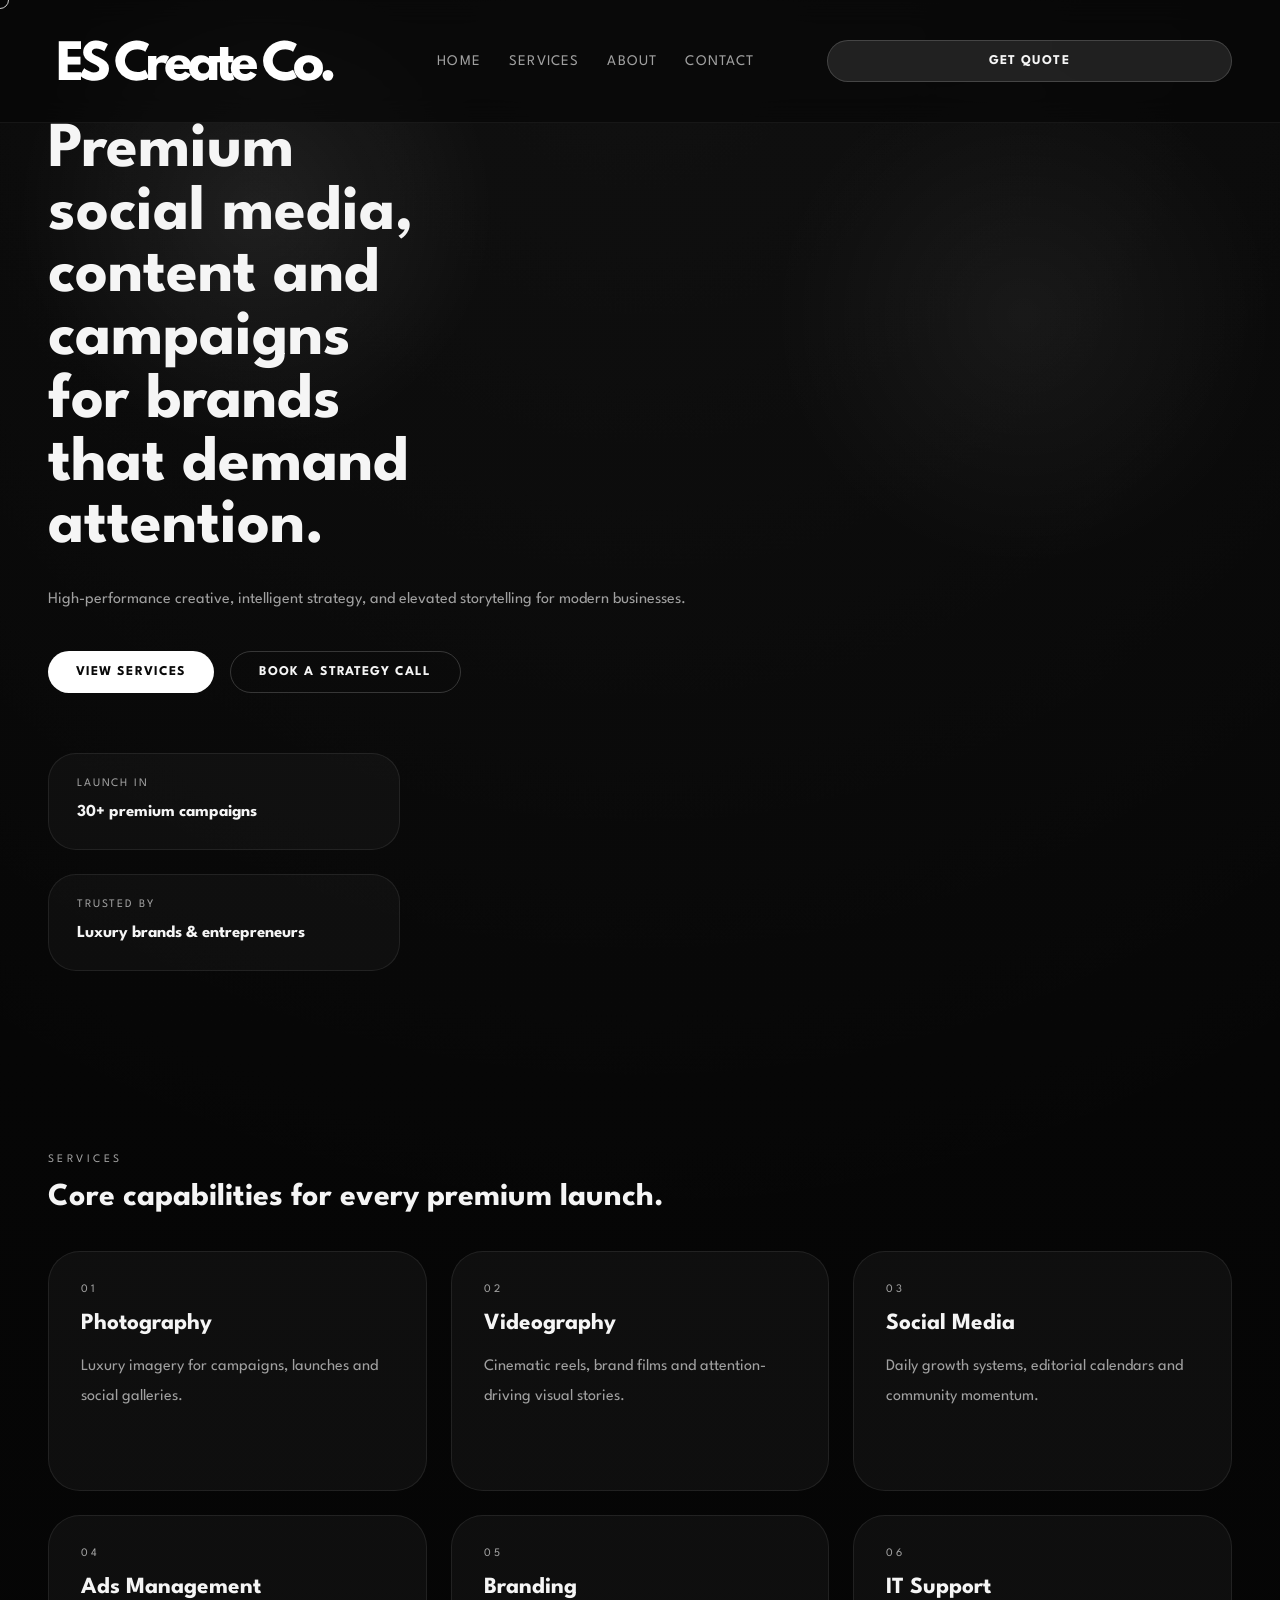
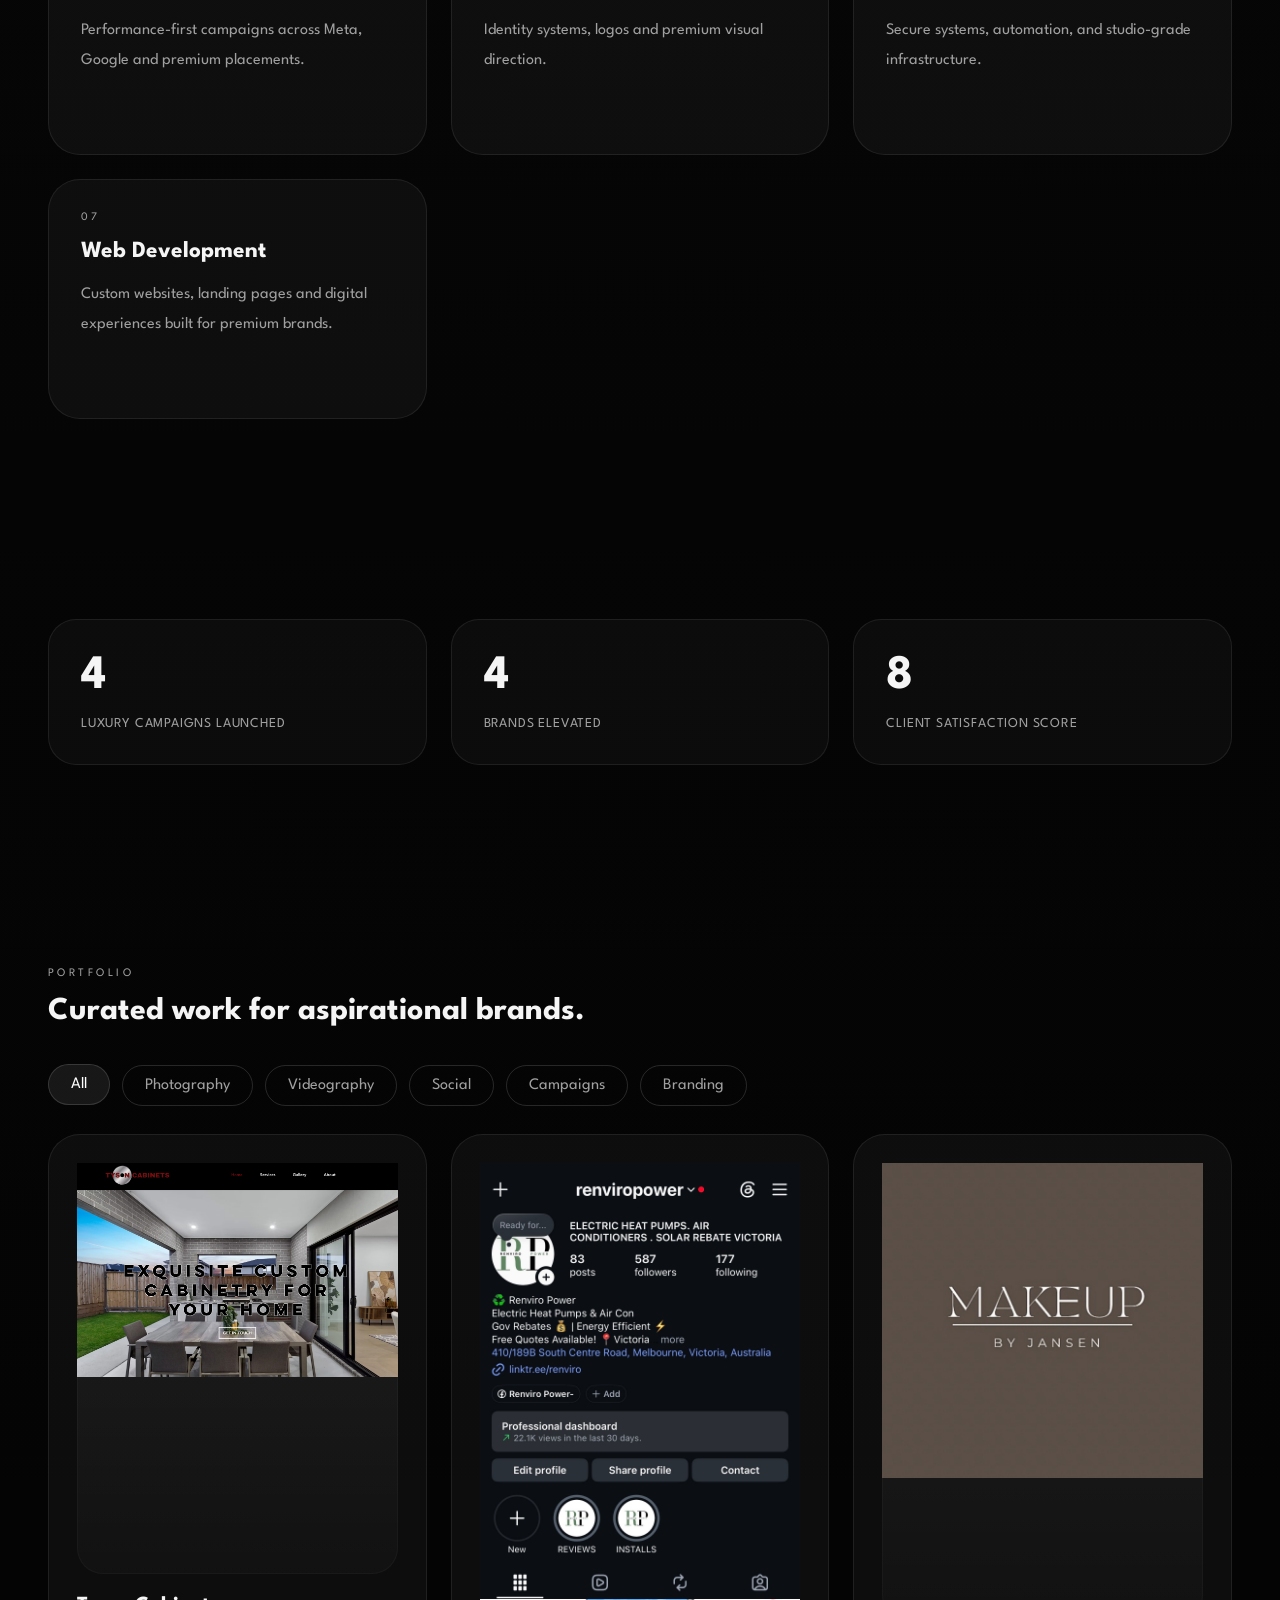
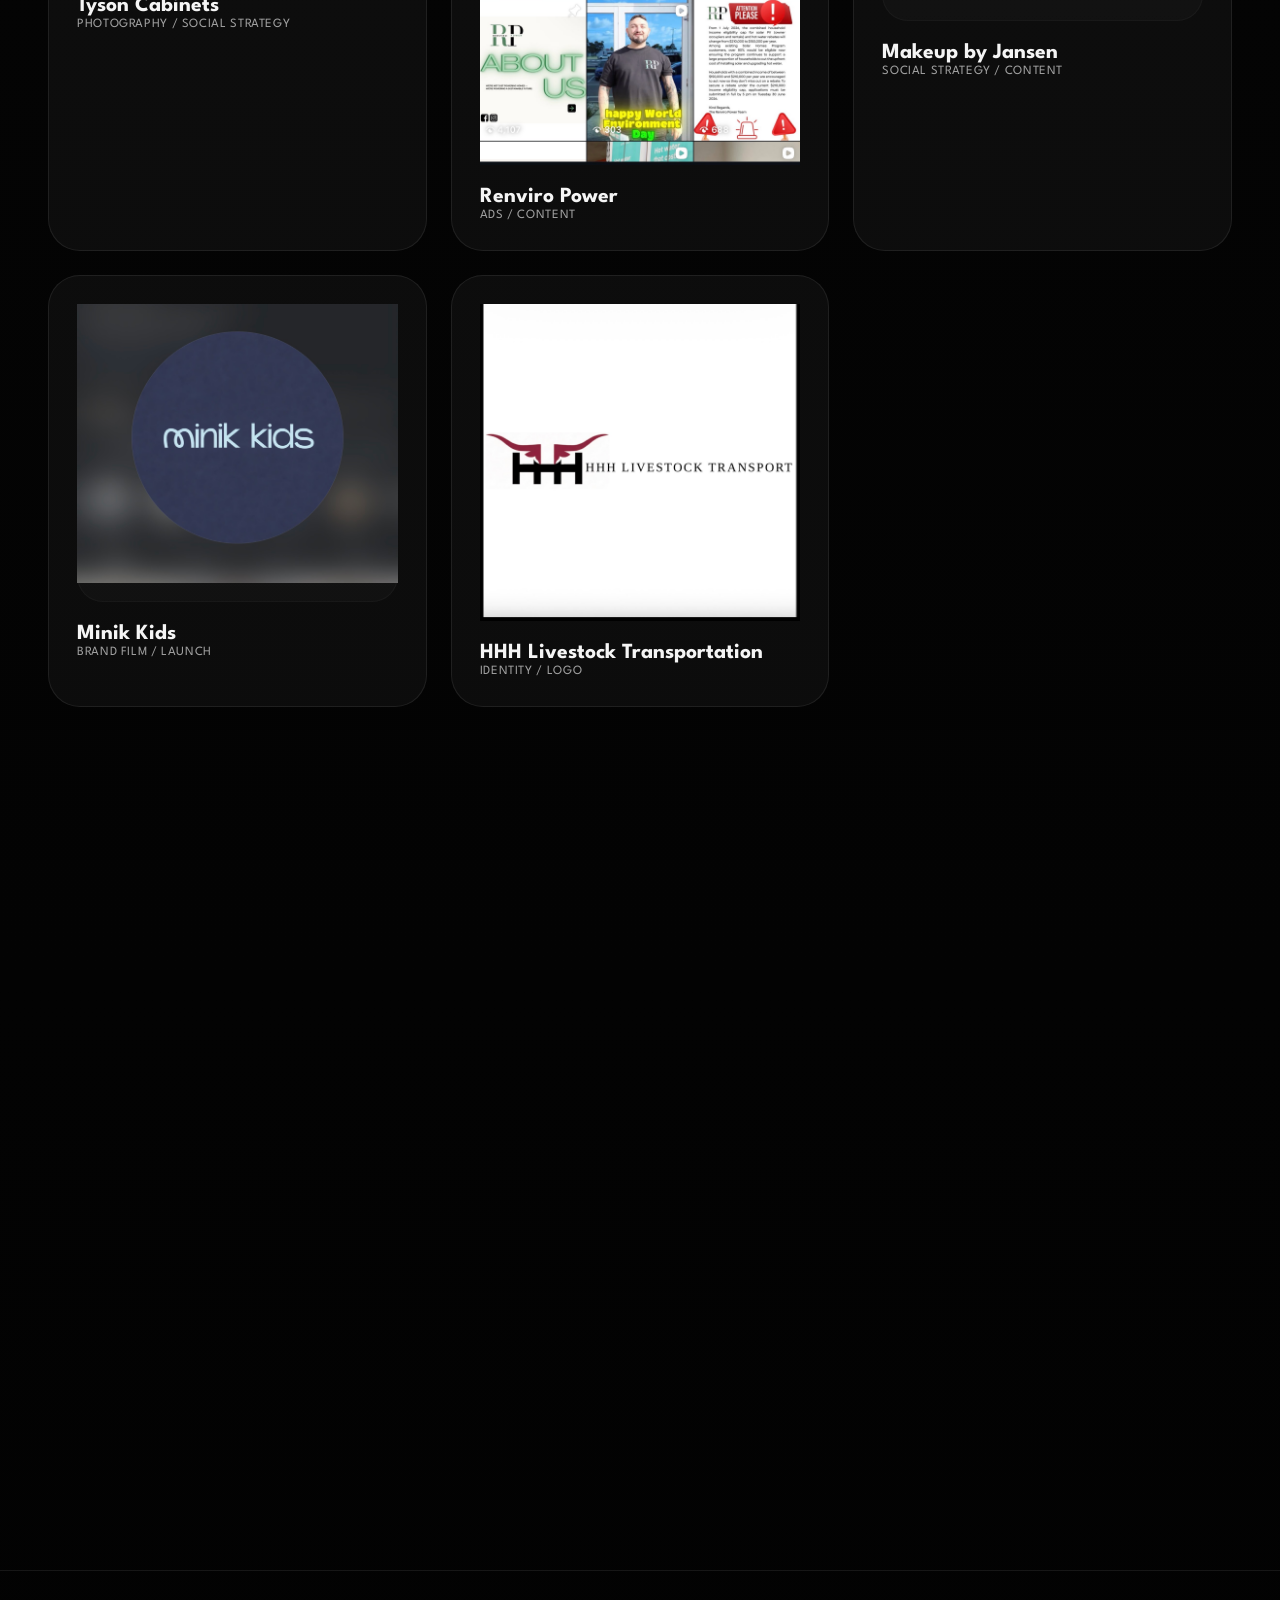
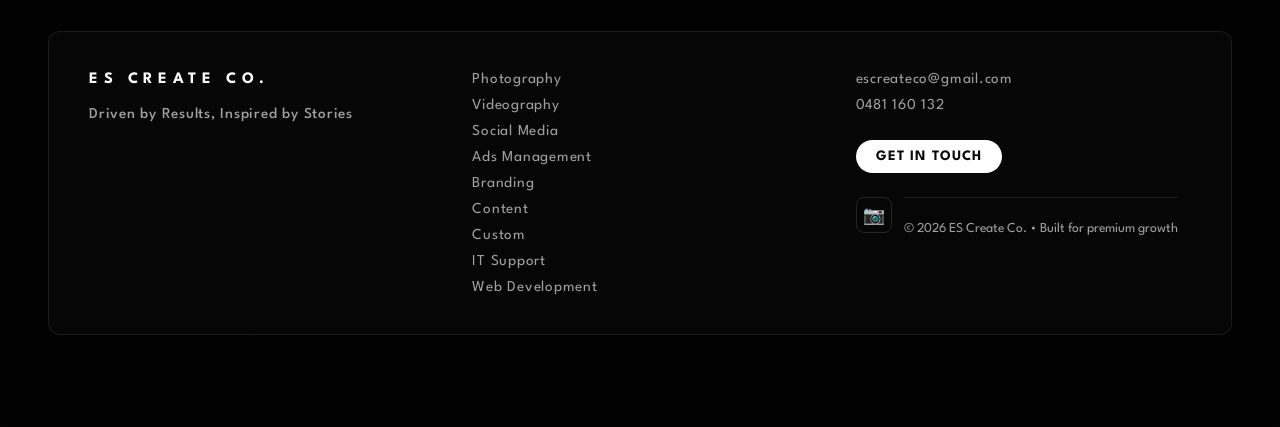
<file: index.html>
<!DOCTYPE html>
<html lang="en">
<head>
<meta charset="UTF-8">
<meta name="viewport" content="width=device-width, initial-scale=1.0">
<title>ES Create Co. | Premium Social Media Marketing Agency</title>
<meta name="description" content="ES Create Co. is a dark luxury social media marketing agency delivering premium content, branding, campaigns, and digital growth for ambitious brands.">
<meta name="keywords" content="social media marketing, luxury branding, content creation, digital advertising, agency, premium marketing">
<meta property="og:title" content="ES Create Co. | Premium Social Media Marketing Agency">
<meta property="og:description" content="Dark luxury creative agency for social media, content, branding, advertising and digital strategy.">
<meta property="og:type" content="website">
<meta property="og:url" content="https://yourdomain.com/">
<meta name="theme-color" content="#050505">
<link rel="preconnect" href="https://fonts.googleapis.com">
<link rel="preconnect" href="https://fonts.gstatic.com" crossorigin>
<link href="https://fonts.googleapis.com/css2?family=League+Spartan:wght@500;600;700;800;900&display=swap" rel="stylesheet">
<link rel="stylesheet" href="css/styles.css">
</head>
<body>
<div class="cursor"></div>
<div class="mobile-overlay"></div>
<header class="site-header">
    <a class="brand" href="index.html">
  <img src="images/logo.png" alt="ES Create Co." class="logo-img">
    </a>
    <button class="menu-toggle" aria-label="Open menu"><span></span><span></span><span></span></button>
    <nav class="site-nav">
        <a href="index.html">Home</a>
        <a href="services.html">Services</a>
        <a href="about.html">About</a>
        <a href="contact.html">Contact</a>
    </nav>
    <a class="nav-cta" href="contact.html">Get Quote</a>
</header>

<main>
    <section class="hero">
        <div class="hero-copy reveal">
            <h1>Premium social media, content and campaigns for brands that demand attention.</h1>
            <p class="hero-text">High-performance creative, intelligent strategy, and elevated storytelling for modern businesses.</p>
            <div class="hero-actions">
                <a href="services.html" class="btn btn-primary">View Services</a>
                <a href="contact.html" class="btn btn-secondary">Book a Strategy Call</a>
            </div>
        </div>
        <div class="hero-meta reveal delay">
            <div class="hero-panel">
                <span>Launch in</span>
                <strong>30+ premium campaigns</strong>
            </div>
            <div class="hero-panel">
                <span>Trusted by</span>
                <strong>Luxury brands & entrepreneurs</strong>
            </div>
        </div>
    </section>

    <section class="service-tiles reveal">
        <div class="section-header"><span>Services</span><h2>Core capabilities for every premium launch.</h2></div>
        <div class="service-grid">
            <a href="photography.html" class="service-card"><span>01</span><h3>Photography</h3><p>Luxury imagery for campaigns, launches and social galleries.</p></a>
            <a href="videography.html" class="service-card"><span>02</span><h3>Videography</h3><p>Cinematic reels, brand films and attention-driving visual stories.</p></a>
            <a href="social-media-management.html" class="service-card"><span>03</span><h3>Social Media</h3><p>Daily growth systems, editorial calendars and community momentum.</p></a>
            <a href="ads-management.html" class="service-card"><span>04</span><h3>Ads Management</h3><p>Performance-first campaigns across Meta, Google and premium placements.</p></a>
            <a href="logo-design.html" class="service-card"><span>05</span><h3>Branding</h3><p>Identity systems, logos and premium visual direction.</p></a>
            <a href="it-support.html" class="service-card"><span>06</span><h3>IT Support</h3><p>Secure systems, automation, and studio-grade infrastructure.</p></a>
            <a href="website-development.html" class="service-card"><span>07</span><h3>Web Development</h3><p>Custom websites, landing pages and digital experiences built for premium brands.</p></a>
        </div>
    </section>

    <section class="counters reveal delay2">
        <div class="counter-card"><h3 data-count="6">0</h3><p>Luxury campaigns launched</p></div>
        <div class="counter-card"><h3 data-count="15">0</h3><p>Brands elevated</p></div>
        <div class="counter-card"><h3 data-count="100">0</h3><p>Client satisfaction score</p></div>
    </section>

    <section class="portfolio reveal" id="portfolio">
  <div class="section-header">
    <span>Portfolio</span>
    <h2>Curated work for aspirational brands.</h2>
  </div>
  <div class="filter-row">
    <button class="filter-btn active" data-filter="all">All</button>
    <button class="filter-btn" data-filter="photography">Photography</button>
    <button class="filter-btn" data-filter="videography">Videography</button>
    <button class="filter-btn" data-filter="social">Social</button>
    <button class="filter-btn" data-filter="ads">Campaigns</button>
    <button class="filter-btn" data-filter="branding">Branding</button>
  </div>
  <div class="project-grid">

    <article class="project-card" data-category="photography">
      <div class="project-visual">
        <img src="images/tyson.png" alt="Tyson Cabinets">
      </div>
      <div class="project-copy"><h3>Tyson Cabinets</h3><span>Photography / Social Strategy</span></div>
    </article>

    <article class="project-card" data-category="ads">
      <div class="project-visual">
        <img src="images/renviropower.jpg" alt="Renviro Power">
      </div>
      <div class="project-copy"><h3>Renviro Power</h3><span>Ads / Content</span></div>
    </article>

    <article class="project-card" data-category="social">
      <div class="project-visual">
        <img src="images/makeup.jpg" alt="Makeup by Jansen">
      </div>
      <div class="project-copy"><h3>Makeup by Jansen</h3><span>Social Strategy / Content</span></div>
    </article>

    <article class="project-card" data-category="videography">
      <div class="project-visual">
        <img src="images/minik.jpg" alt="Minik Kids">
      </div>
      <div class="project-copy"><h3>Minik Kids</h3><span>Brand Film / Launch</span></div>
    </article>

    <article class="project-card" data-category="branding">
      <div class="project-visual">
        <img src="images/hhh.jpg" alt="HHH Livestock Transportation">
      </div>
      <div class="project-copy"><h3>HHH Livestock Transportation</h3><span>Identity / Logo</span></div>
    </article>

  </div>
</section>

    <section class="testimonials reveal delay3">
        <div class="section-header"><span>Testimonials</span><h2>What premium clients say.</h2></div>
        <div class="testimonial-slider">
            <div class="testimonial-card active">
                <p>“ES Create Co. turned our launch into a market moment. Every asset felt elevated, fast, and authentic.”</p>
                <strong>Emilia N., Founder</strong>
            </div>
            <div class="testimonial-card">
                <p>“Their strategy and creative made our social campaigns feel like luxury experiences rather than ads.”</p>
                <strong>Jamal R., Creative Director</strong>
            </div>
            <div class="testimonial-card">
                <p>“The team was calm, decisive, and focused on results. Working with them was the best investment in our brand.”</p>
                <strong>Sophia L., CEO</strong>
            </div>
        </div>
    </section>

    <section class="cta-section reveal delay5">
        <div>
            <span>Ready for the next level?</span>
            <h2>Partner with a team that creates modern luxury for your brand.</h2>
        </div>
        <a href="contact.html" class="btn btn-primary">Start Your Project</a>
    </section>
</main>

<footer class="site-footer">
        <div class="footer-content">
            <div class="footer-top">
                <a href="index.html" class="brand">ES CREATE CO.</a>
                <p class="footer-tagline">Driven by Results, Inspired by Stories</p>
            </div>

            <div class="footer-services">
                <a href="photography.html">Photography</a>
                <a href="videography.html">Videography</a>
                <a href="social-media-management.html">Social Media</a>
                <a href="ads-management.html">Ads Management</a>
                <a href="logo-design.html">Branding</a>
                <a href="content-creation.html">Content</a>
                <a href="custom-requests.html">Custom</a>
                <a href="it-support.html">IT Support</a>
                <a href="website-development.html">Web Development</a>
            </div>

            <div class="footer-contact">
                <div class="footer-contact-info">
                    <a href="mailto:escreateco@gmail.com">escreateco@gmail.com</a>
                    <a href="tel:0481160132">0481 160 132</a>
                </div>
                <a href="mailto:escreateco@gmail.com" class="btn btn-primary footer-cta" style="padding: 10px 20px; font-size: 0.9rem; width: fit-content;">Get in Touch</a>
                <div class="footer-socials">
                    <a href="https://instagram.com" target="_blank" title="Instagram">📷</a>
        <div class="footer-bottom">
            <p>© 2026 ES Create Co. • Built for premium growth</p>
        </div>
    </footer>

<script src="js/script.js"></script>
</body>
</html>
</file>
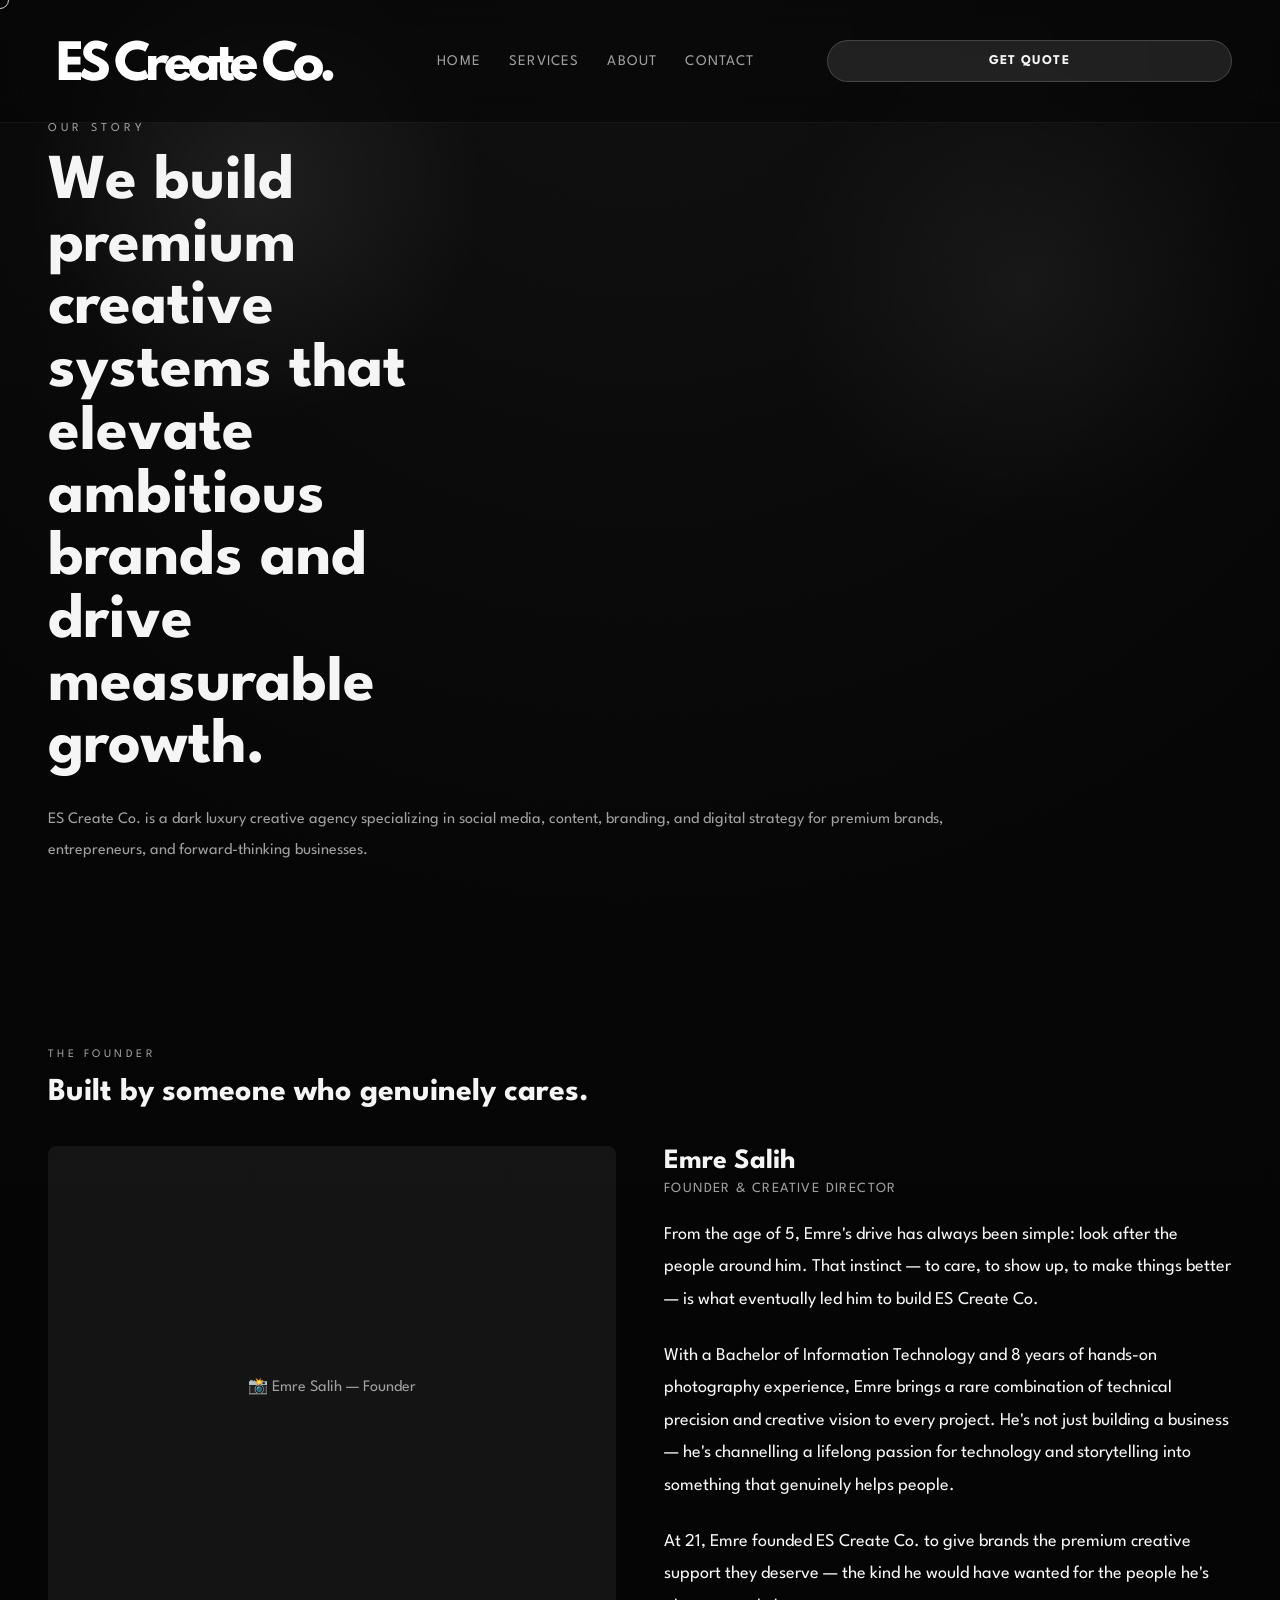
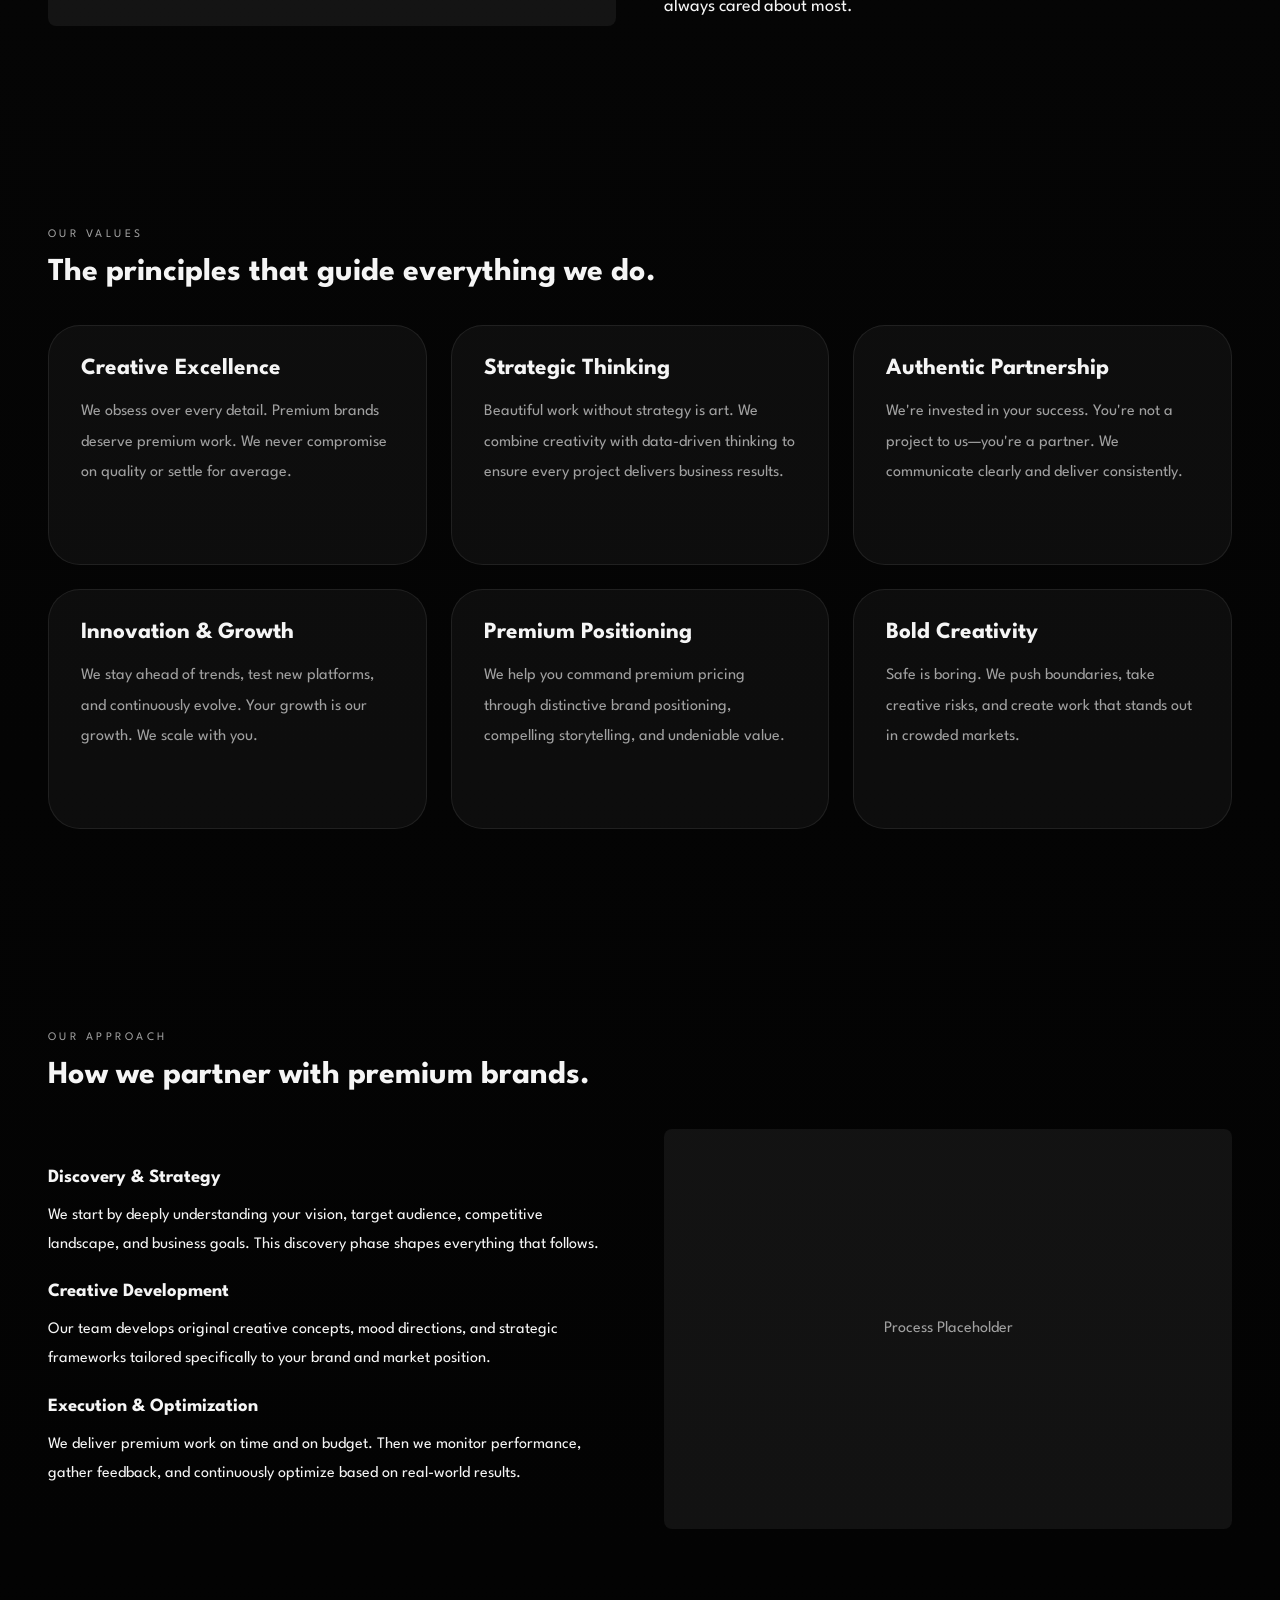
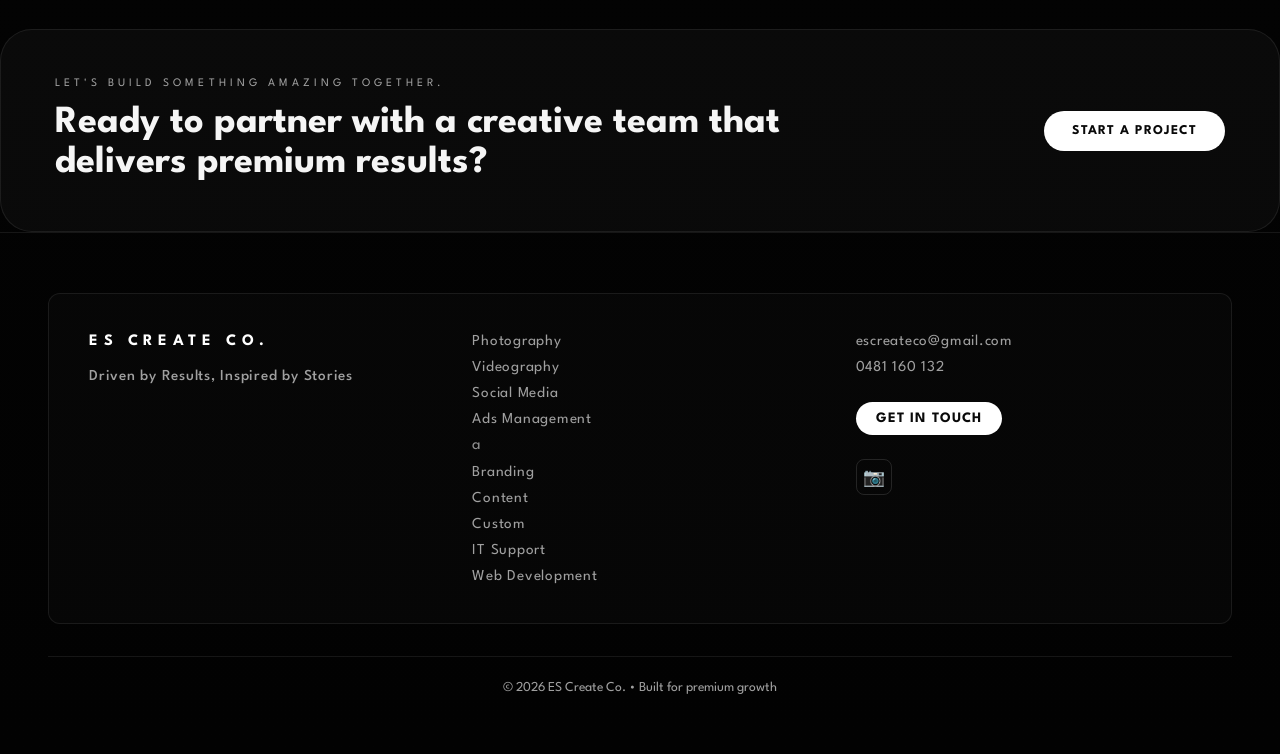
<file: about.html>
<!DOCTYPE html>
<html lang="en">
<head>
    <meta charset="UTF-8">
    <meta name="viewport" content="width=device-width, initial-scale=1.0">
    <title>About | ES Create Co.</title>
    <meta name="description" content="About ES Create Co., a premium social media marketing agency with dark luxury, high-performance creative approach to brand building.">
    <link rel="preconnect" href="https://fonts.googleapis.com">
    <link rel="preconnect" href="https://fonts.gstatic.com" crossorigin>
    <link href="https://fonts.googleapis.com/css2?family=League+Spartan:wght@500;600;700;800;900&display=swap" rel="stylesheet">
    <link rel="stylesheet" href="css/styles.css">
</head>
<body>
    <div class="cursor"></div>
    <div class="mobile-overlay"></div>
    <header class="site-header">
        <a class="brand" href="index.html">
        <img src="images/logo.png" alt="ES Create Co." class="logo-img">
        </a>
        <button class="menu-toggle" aria-label="Open menu"><span></span><span></span><span></span></button>
        <nav class="site-nav">
            <a href="index.html">Home</a>
            <a href="services.html">Services</a>
            <a href="about.html">About</a>
            <a href="contact.html">Contact</a>
        </nav>
        <a class="nav-cta" href="contact.html">Get Quote</a>
    </header>

    <main>
        <section class="hero">
            <div class="hero-copy reveal">
                <p class="eyebrow">Our Story</p>
                <h1>We build premium creative systems that elevate ambitious brands and drive measurable growth.</h1>
                <p class="hero-text">ES Create Co. is a dark luxury creative agency specializing in social media, content, branding, and digital strategy for premium brands, entrepreneurs, and forward-thinking businesses.</p>
            </div>
        </section>

        <!-- FOUNDER SECTION -->
        <section class="about-section reveal">
            <div class="section-header"><span>The Founder</span><h2>Built by someone who genuinely cares.</h2></div>
            <div style="display: grid; grid-template-columns: 1fr 1fr; gap: 48px; align-items: center;">
                <div style="background: var(--surface); display: flex; align-items: center; justify-content: center; min-height: 480px; border-radius: 8px;">
                    <p style="color: var(--muted); text-align: center;">📸 Emre Salih — Founder</p>
                </div>
                <div>
                    <h3 style="font-size: 28px; margin-bottom: 8px;">Emre Salih</h3>
                    <p style="color: var(--muted); font-size: 14px; text-transform: uppercase; letter-spacing: 0.1em; margin-bottom: 24px;">Founder & Creative Director</p>
                    <p style="font-size: 18px; line-height: 1.8; margin-bottom: 24px;">From the age of 5, Emre's drive has always been simple: look after the people around him. That instinct — to care, to show up, to make things better — is what eventually led him to build ES Create Co.</p>
                    <p style="font-size: 18px; line-height: 1.8; margin-bottom: 24px;">With a Bachelor of Information Technology and 8 years of hands-on photography experience, Emre brings a rare combination of technical precision and creative vision to every project. He's not just building a business — he's channelling a lifelong passion for technology and storytelling into something that genuinely helps people.</p>
                    <p style="font-size: 18px; line-height: 1.8;">At 21, Emre founded ES Create Co. to give brands the premium creative support they deserve — the kind he would have wanted for the people he's always cared about most.</p>
                </div>
            </div>
        </section>

        <section class="values-section reveal delay2">
            <div class="section-header"><span>Our Values</span><h2>The principles that guide everything we do.</h2></div>
            <div class="service-grid">
                <div class="service-card">
                    <h3>Creative Excellence</h3>
                    <p>We obsess over every detail. Premium brands deserve premium work. We never compromise on quality or settle for average.</p>
                </div>
                <div class="service-card">
                    <h3>Strategic Thinking</h3>
                    <p>Beautiful work without strategy is art. We combine creativity with data-driven thinking to ensure every project delivers business results.</p>
                </div>
                <div class="service-card">
                    <h3>Authentic Partnership</h3>
                    <p>We're invested in your success. You're not a project to us—you're a partner. We communicate clearly and deliver consistently.</p>
                </div>
                <div class="service-card">
                    <h3>Innovation & Growth</h3>
                    <p>We stay ahead of trends, test new platforms, and continuously evolve. Your growth is our growth. We scale with you.</p>
                </div>
                <div class="service-card">
                    <h3>Premium Positioning</h3>
                    <p>We help you command premium pricing through distinctive brand positioning, compelling storytelling, and undeniable value.</p>
                </div>
                <div class="service-card">
                    <h3>Bold Creativity</h3>
                    <p>Safe is boring. We push boundaries, take creative risks, and create work that stands out in crowded markets.</p>
                </div>
            </div>
        </section>

        <section class="about-section reveal delay3">
            <div class="section-header"><span>Our Approach</span><h2>How we partner with premium brands.</h2></div>
            <div style="display: grid; grid-template-columns: 1fr 1fr; gap: 48px; align-items: center;">
                <div>
                    <h3 style="margin-bottom: 16px;">Discovery & Strategy</h3>
                    <p style="font-size: 16px; line-height: 1.8; margin-bottom: 24px;">We start by deeply understanding your vision, target audience, competitive landscape, and business goals. This discovery phase shapes everything that follows.</p>
                    
                    <h3 style="margin-bottom: 16px;">Creative Development</h3>
                    <p style="font-size: 16px; line-height: 1.8; margin-bottom: 24px;">Our team develops original creative concepts, mood directions, and strategic frameworks tailored specifically to your brand and market position.</p>
                    
                    <h3 style="margin-bottom: 16px;">Execution & Optimization</h3>
                    <p style="font-size: 16px; line-height: 1.8;">We deliver premium work on time and on budget. Then we monitor performance, gather feedback, and continuously optimize based on real-world results.</p>
                </div>
                <div style="background: var(--surface); display: flex; align-items: center; justify-content: center; min-height: 400px; border-radius: 8px;">
                    <p style="color: var(--muted); text-align: center;">Process Placeholder</p>
                </div>
            </div>
        </section>

        <section class="cta-section reveal delay5">
            <div>
                <span>Let's build something amazing together.</span>
                <h2>Ready to partner with a creative team that delivers premium results?</h2>
            </div>
            <a href="contact.html" class="btn btn-primary">Start a Project</a>
        </section>
    </main>

    <footer class="site-footer">
        <div class="footer-content">
            <div class="footer-top">
                <a href="index.html" class="brand">ES CREATE CO.</a>
                <p class="footer-tagline">Driven by Results, Inspired by Stories</p>
            </div>
            <div class="footer-services">
                <a href="photography.html">Photography</a>
                <a href="videography.html">Videography</a>
                <a href="social-media-management.html">Social Media</a>
                <a href="ads-management.html">Ads Management</a>
              a  <a href="logo-design.html">Branding</a>
                <a href="content-creation.html">Content</a>
                <a href="custom-requests.html">Custom</a>
                <a href="it-support.html">IT Support</a>
                <a href="website-development.html">Web Development</a>
            </div>
            <div class="footer-contact">
                <div class="footer-contact-info">
                    <a href="mailto:escreateco@gmail.com">escreateco@gmail.com</a>
                    <a href="tel:0481160132">0481 160 132</a>
                </div>
                <a href="mailto:escreateco@gmail.com" class="btn btn-primary footer-cta" style="padding: 10px 20px; font-size: 0.9rem; width: fit-content;">Get in Touch</a>
                <div class="footer-socials">
                    <a href="https://instagram.com" target="_blank" title="Instagram">📷</a>
                </div>
            </div>
        </div>
        <div class="footer-bottom">
            <p>© 2026 ES Create Co. • Built for premium growth</p>
        </div>
    </footer>
    <script src="js/script.js"></script>
</body>
</html>
</file>
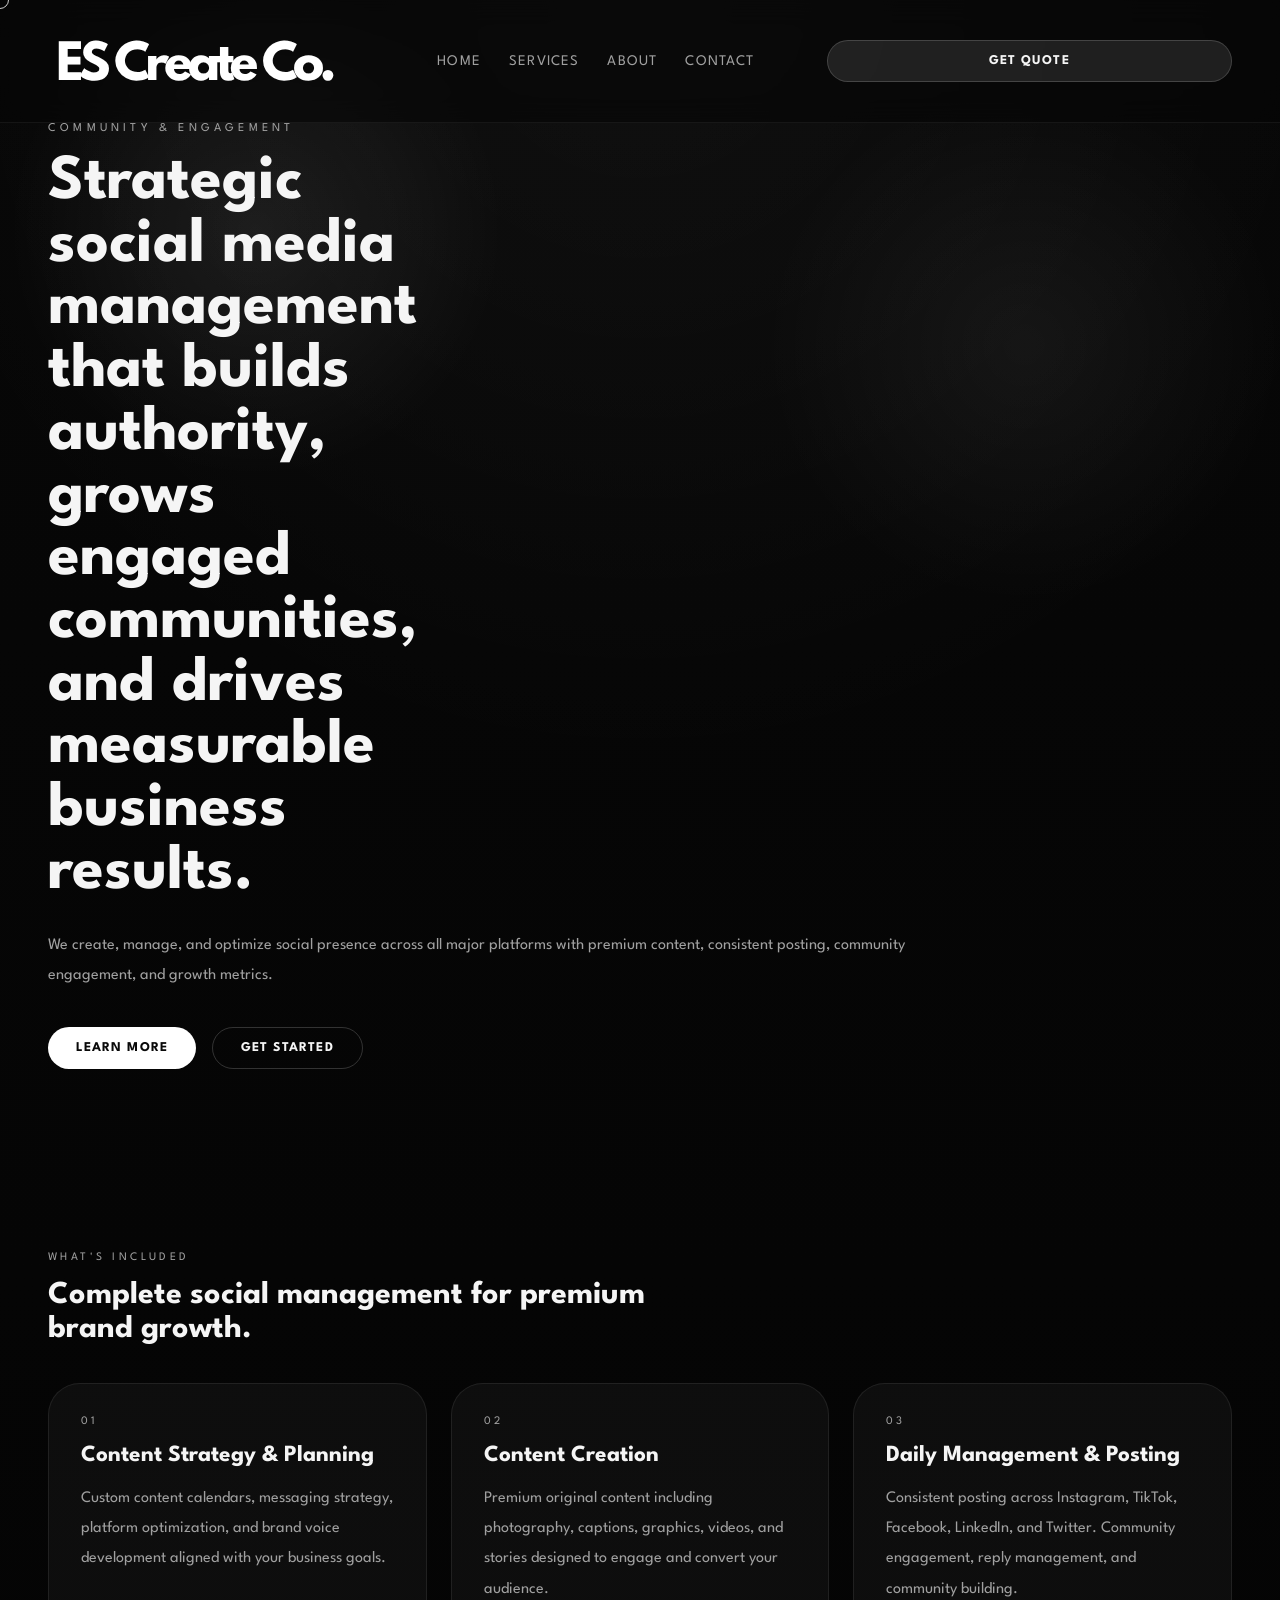
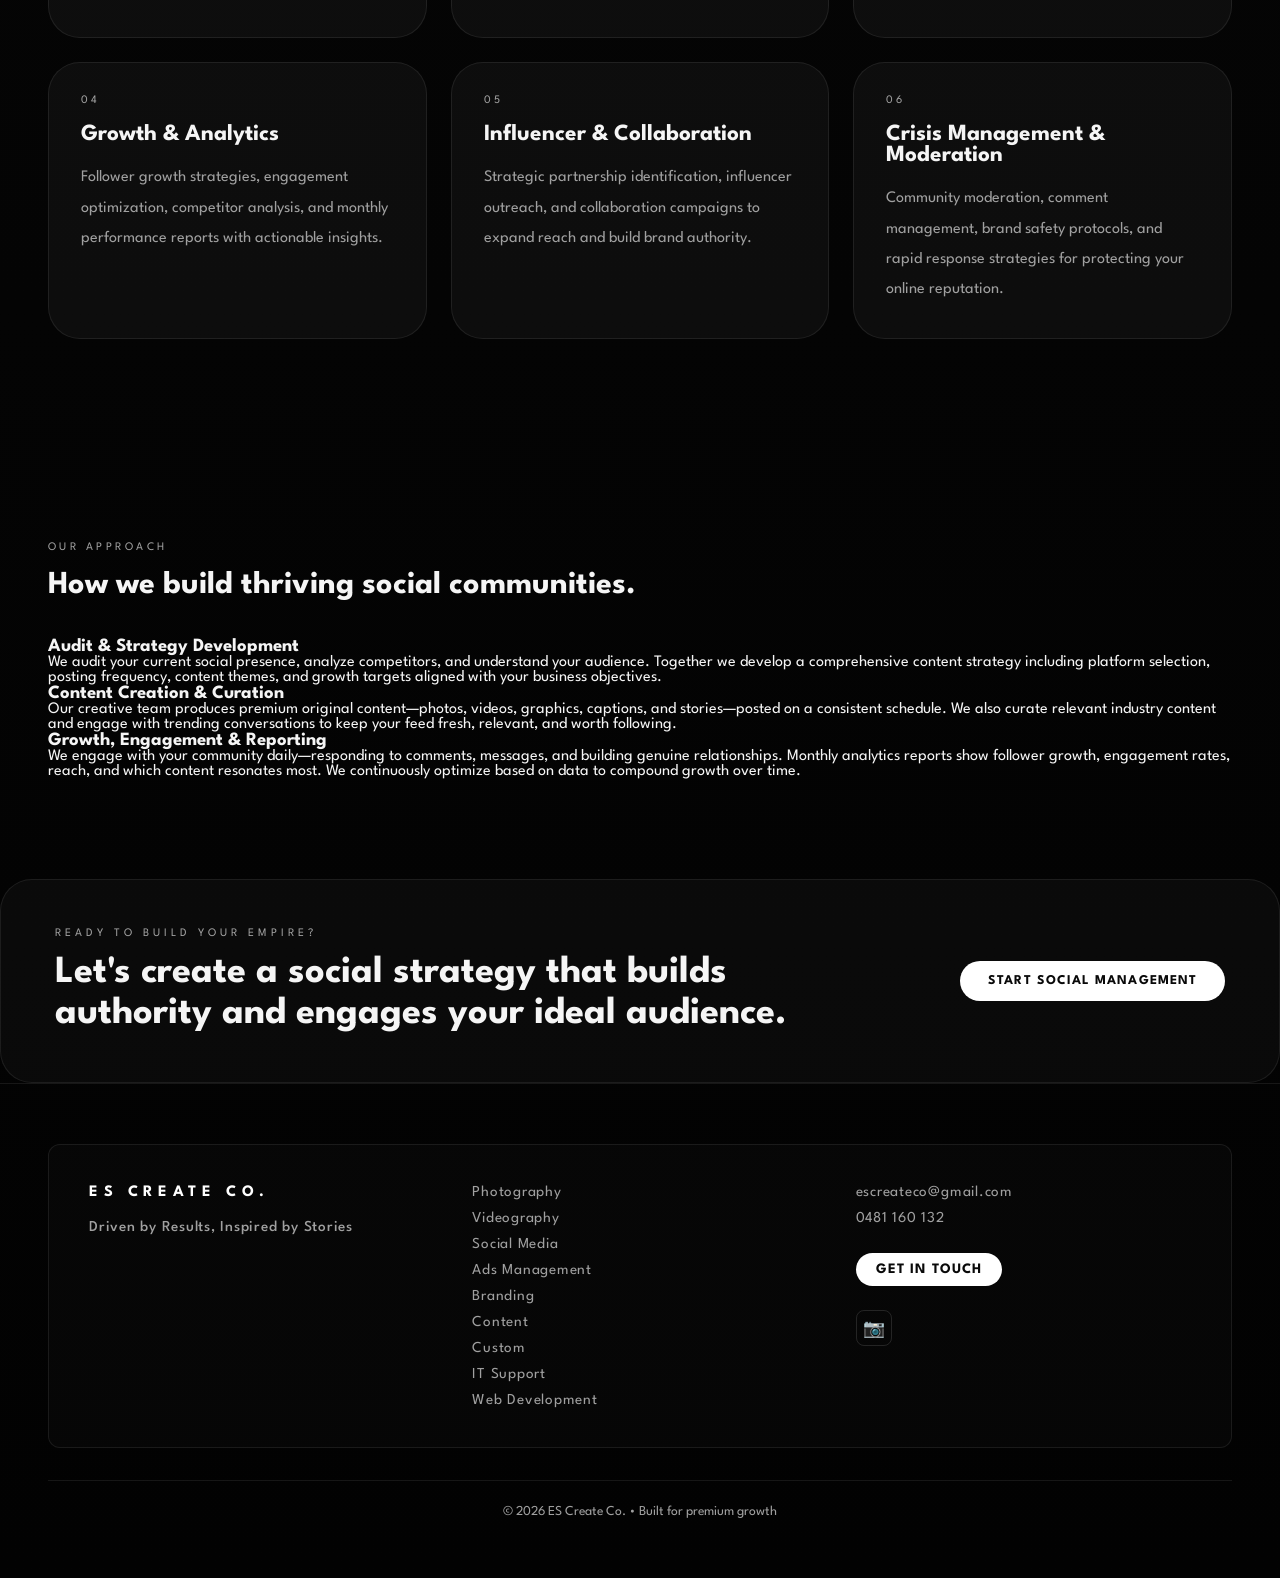
<file: ads-management.html>
<!DOCTYPE html>
<html lang="en">
<head>
    <meta charset="UTF-8">
    <meta name="viewport" content="width=device-width, initial-scale=1.0">
    <title>Social Media Management | ES Create Co.</title>
    <meta name="description" content="Premium social media management, content strategy, community growth, and engagement systems for luxury brands and entrepreneurs.">
    <link rel="preconnect" href="https://fonts.googleapis.com">
    <link rel="preconnect" href="https://fonts.gstatic.com" crossorigin>
    <link href="https://fonts.googleapis.com/css2?family=League+Spartan:wght@500;600;700;800;900&display=swap" rel="stylesheet">
    <link rel="stylesheet" href="css/styles.css">
</head>
<body>
    <div class="cursor"></div>
    <div class="mobile-overlay"></div>
    <header class="site-header">
        <a class="brand" href="index.html">
        <img src="images/logo.png" alt="ES Create Co." class="logo-img">
        </a>
        <button class="menu-toggle" aria-label="Open menu"><span></span><span></span><span></span></button>
        <nav class="site-nav">
            <a href="index.html">Home</a>
            <a href="services.html">Services</a>
            <a href="about.html">About</a>
            <a href="contact.html">Contact</a>
        </nav>
        <a class="nav-cta" href="contact.html">Get Quote</a>
    </header>

    <main>
        <section class="hero">
            <div class="hero-copy reveal">
                <p class="eyebrow">Community & Engagement</p>
                <h1>Strategic social media management that builds authority, grows engaged communities, and drives measurable business results.</h1>
                <p class="hero-text">We create, manage, and optimize social presence across all major platforms with premium content, consistent posting, community engagement, and growth metrics.</p>
                <div class="hero-actions">
                    <a href="#details" class="btn btn-primary">Learn More</a>
                    <a href="contact.html" class="btn btn-secondary">Get Started</a>
                </div>
            </div>
        </section>

        <section class="service-tiles reveal" id="details">
            <div class="section-header"><span>What's Included</span><h2>Complete social management for premium brand growth.</h2></div>
            <div class="service-grid">
                <div class="service-card">
                    <span>01</span>
                    <h3>Content Strategy & Planning</h3>
                    <p>Custom content calendars, messaging strategy, platform optimization, and brand voice development aligned with your business goals.</p>
                </div>
                <div class="service-card">
                    <span>02</span>
                    <h3>Content Creation</h3>
                    <p>Premium original content including photography, captions, graphics, videos, and stories designed to engage and convert your audience.</p>
                </div>
                <div class="service-card">
                    <span>03</span>
                    <h3>Daily Management & Posting</h3>
                    <p>Consistent posting across Instagram, TikTok, Facebook, LinkedIn, and Twitter. Community engagement, reply management, and community building.</p>
                </div>
                <div class="service-card">
                    <span>04</span>
                    <h3>Growth & Analytics</h3>
                    <p>Follower growth strategies, engagement optimization, competitor analysis, and monthly performance reports with actionable insights.</p>
                </div>
                <div class="service-card">
                    <span>05</span>
                    <h3>Influencer & Collaboration</h3>
                    <p>Strategic partnership identification, influencer outreach, and collaboration campaigns to expand reach and build brand authority.</p>
                </div>
                <div class="service-card">
                    <span>06</span>
                    <h3>Crisis Management & Moderation</h3>
                    <p>Community moderation, comment management, brand safety protocols, and rapid response strategies for protecting your online reputation.</p>
                </div>
            </div>
        </section>

        <section class="showcase reveal delay2">
            <div class="section-header"><span>Our Approach</span><h2>How we build thriving social communities.</h2></div>
            
            <div class="showcase-item">
                <div class="showcase-copy">
                    <h3>Audit & Strategy Development</h3>
                    <p>We audit your current social presence, analyze competitors, and understand your audience. Together we develop a comprehensive content strategy including platform selection, posting frequency, content themes, and growth targets aligned with your business objectives.</p>
                </div>
            </div>

            <div class="showcase-item">
                <div class="showcase-copy">
                    <h3>Content Creation & Curation</h3>
                    <p>Our creative team produces premium original content—photos, videos, graphics, captions, and stories—posted on a consistent schedule. We also curate relevant industry content and engage with trending conversations to keep your feed fresh, relevant, and worth following.</p>
                </div>
            </div>

            <div class="showcase-item">
                <div class="showcase-copy">
                    <h3>Growth, Engagement & Reporting</h3>
                    <p>We engage with your community daily—responding to comments, messages, and building genuine relationships. Monthly analytics reports show follower growth, engagement rates, reach, and which content resonates most. We continuously optimize based on data to compound growth over time.</p>
                </div>
            </div>
        </section>

        <section class="cta-section reveal delay3">
            <div>
                <span>Ready to build your empire?</span>
                <h2>Let's create a social strategy that builds authority and engages your ideal audience.</h2>
            </div>
            <a href="contact.html" class="btn btn-primary">Start Social Management</a>
        </section>
    </main>

    <footer class="site-footer">
        <div class="footer-content">
            <div class="footer-top">
                <a href="index.html" class="brand">ES CREATE CO.</a>
                <p class="footer-tagline">Driven by Results, Inspired by Stories</p>
            </div>
            <div class="footer-services">
                <a href="photography.html">Photography</a>
                <a href="videography.html">Videography</a>
                <a href="social-media-management.html">Social Media</a>
                <a href="ads-management.html">Ads Management</a>
                <a href="logo-design.html">Branding</a>
                <a href="content-creation.html">Content</a>
                <a href="custom-requests.html">Custom</a>
                <a href="it-support.html">IT Support</a>
                <a href="website-development.html">Web Development</a>
            </div>
            <div class="footer-contact">
                <div class="footer-contact-info">
                    <a href="mailto:escreateco@gmail.com">escreateco@gmail.com</a>
                    <a href="tel:0481160132">0481 160 132</a>
                </div>
                <a href="mailto:escreateco@gmail.com" class="btn btn-primary footer-cta" style="padding: 10px 20px; font-size: 0.9rem; width: fit-content;">Get in Touch</a>
                <div class="footer-socials">
                    <a href="https://instagram.com" target="_blank" title="Instagram">📷</a>
                </div>
            </div>
        </div>
        <div class="footer-bottom">
            <p>© 2026 ES Create Co. • Built for premium growth</p>
        </div>
    </footer>
    <script src="js/script.js"></script>
</body>
</html>
</file>
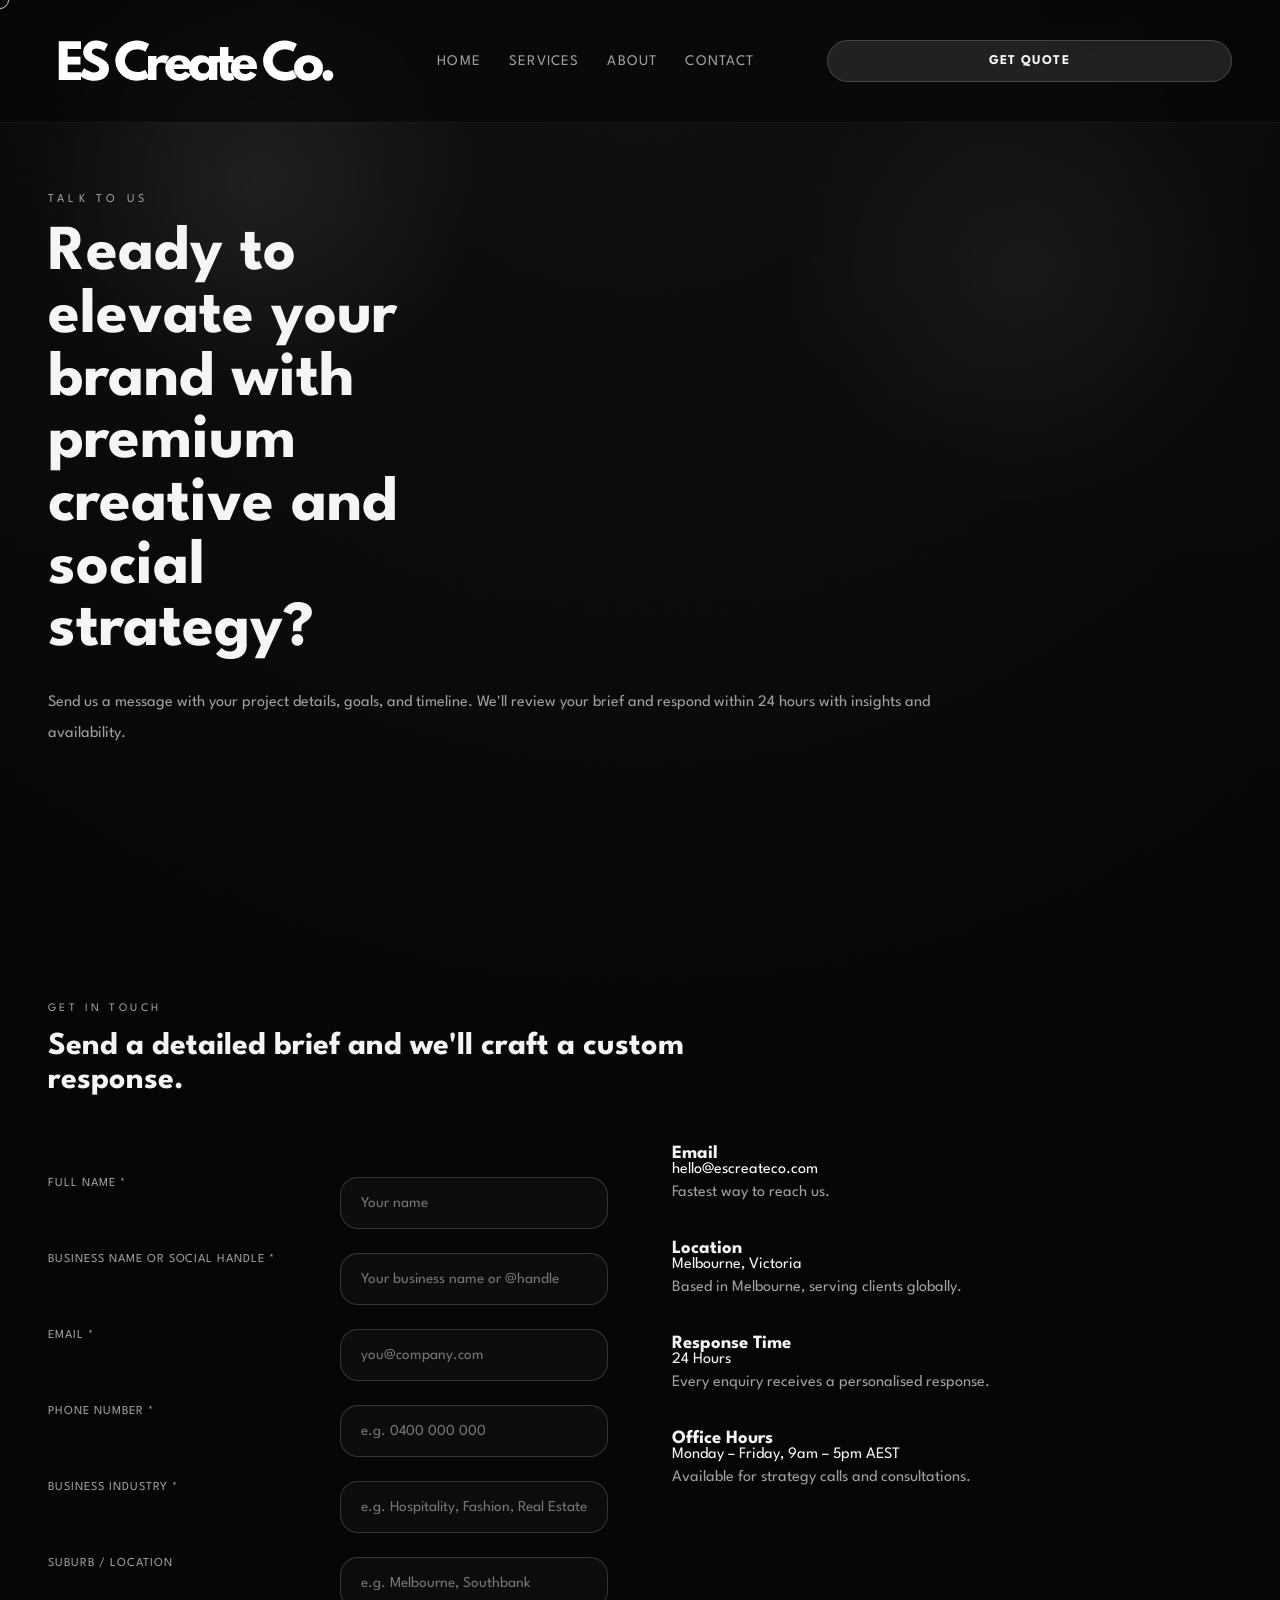
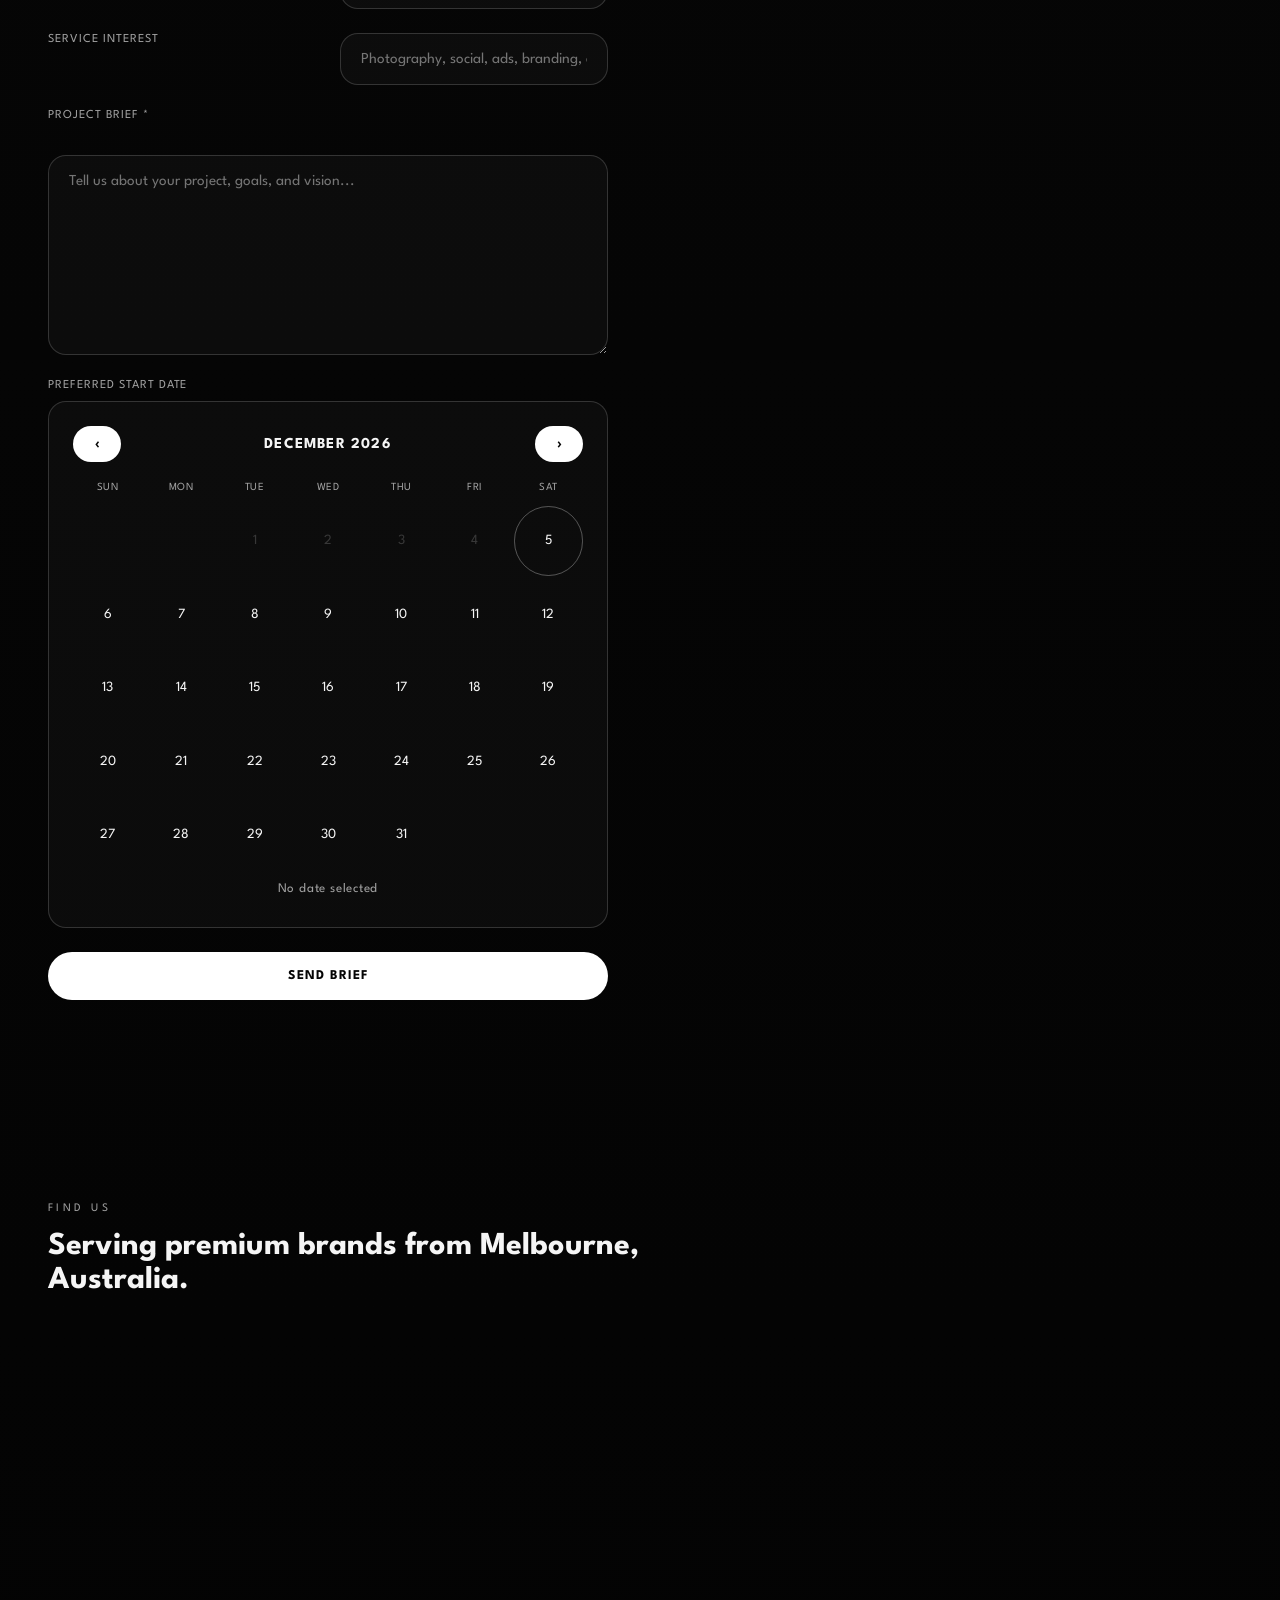
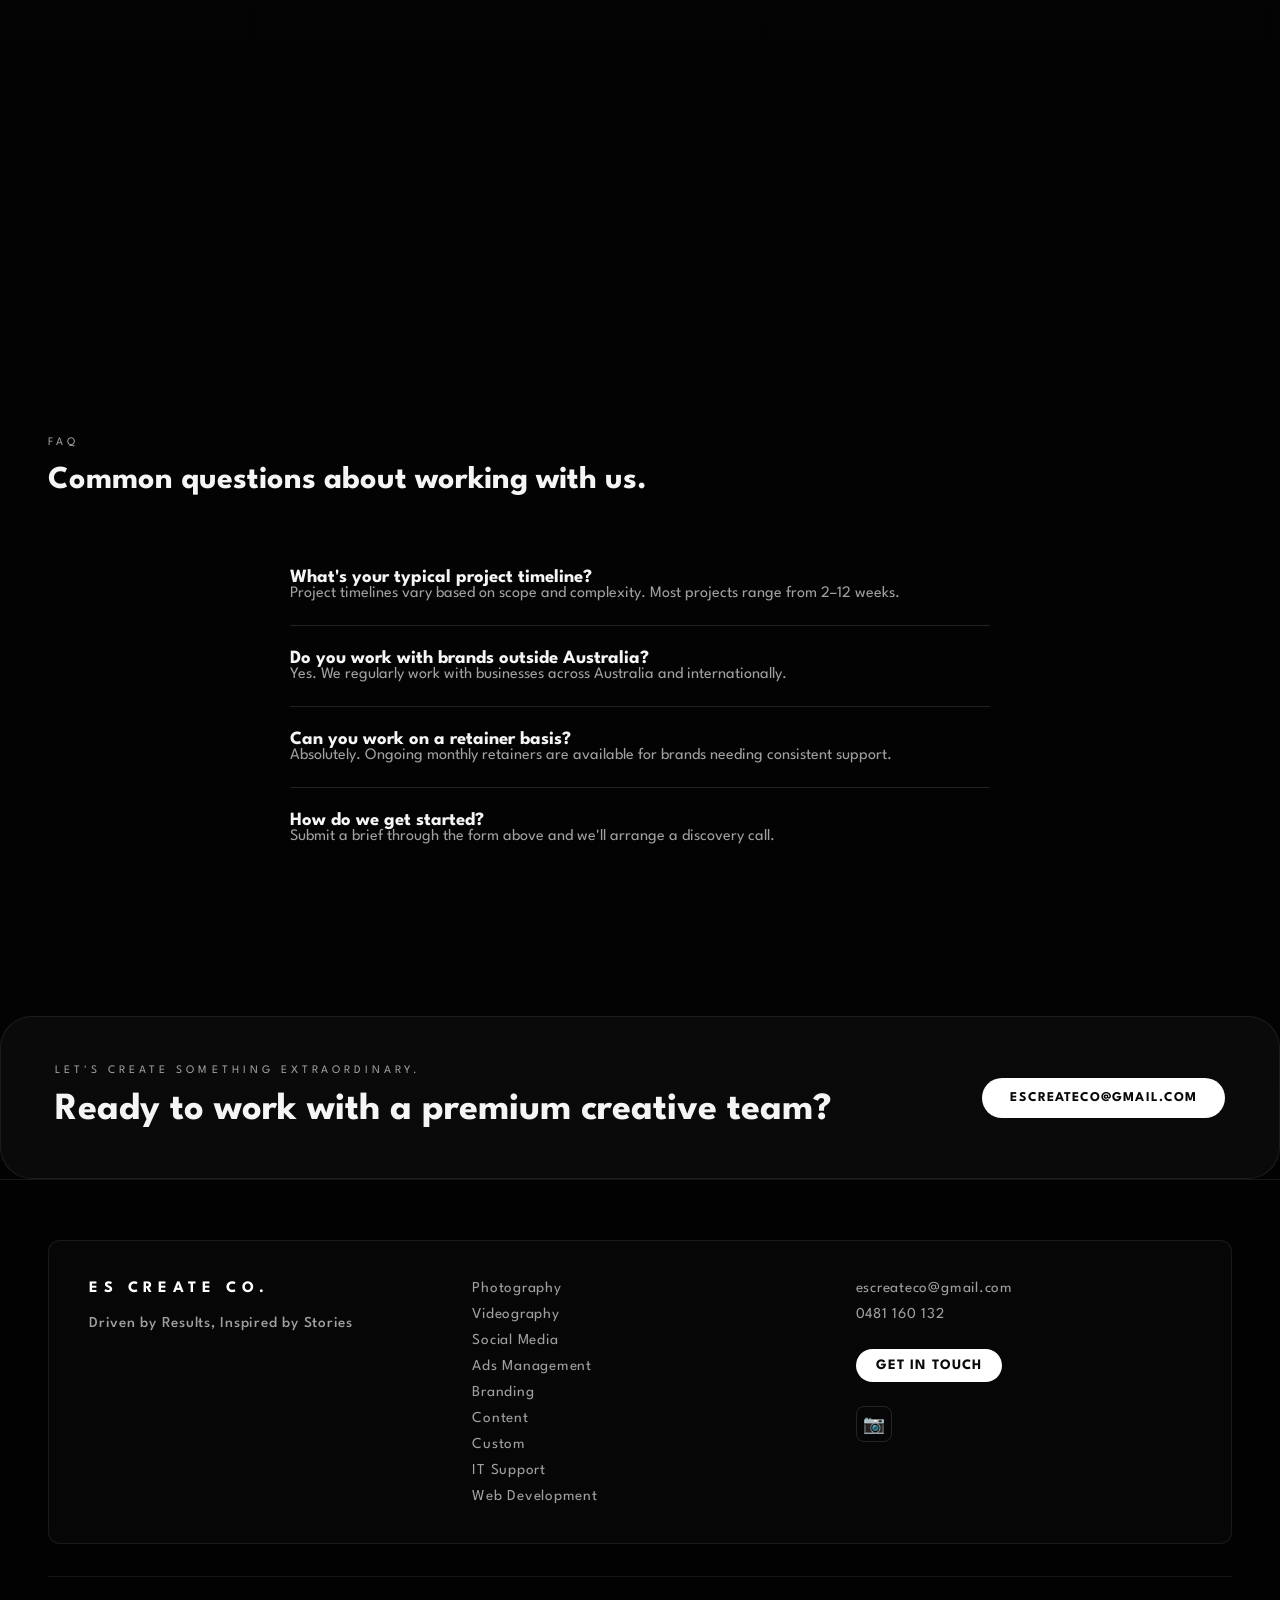
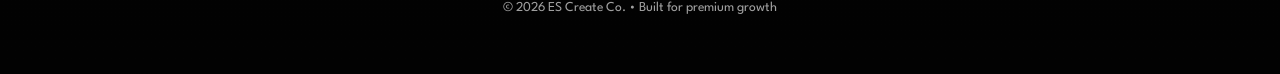
<file: contact.html>
<!DOCTYPE html>
<html lang="en">
<head>
    <meta charset="UTF-8">
    <meta name="viewport" content="width=device-width, initial-scale=1.0">
    <title>Contact | ES Create Co.</title>
    <meta name="description" content="Contact ES Create Co. to start your luxury social media campaign, brand launch, or premium marketing system.">
    <meta name="keywords" content="contact, premium agency, social media marketing, luxury branding, creative services">
    <link rel="preconnect" href="https://fonts.googleapis.com">
    <link rel="preconnect" href="https://fonts.gstatic.com" crossorigin>
    <link href="https://fonts.googleapis.com/css2?family=League+Spartan:wght@500;600;700;800;900&display=swap" rel="stylesheet">
    <link rel="stylesheet" href="css/styles.css">
</head>
<body>

<div class="cursor"></div>
<div class="mobile-overlay"></div>

<header class="site-header">
    <a class="brand" href="index.html">
    <img src="images/logo.png" alt="ES Create Co." class="logo-img">
    </a>
    <button class="menu-toggle" aria-label="Open menu">
        <span></span><span></span><span></span>
    </button>
    <nav class="site-nav">
        <a href="index.html">Home</a>
        <a href="services.html">Services</a>
        <a href="about.html">About</a>
        <a href="contact.html">Contact</a>
    </nav>
    <a class="nav-cta" href="contact.html">Get Quote</a>
</header>

<main>

    <section class="hero">
        <div class="hero-copy reveal">
            <p class="eyebrow">Talk to us</p>
            <h1>Ready to elevate your brand with premium creative and social strategy?</h1>
            <p class="hero-text">
                Send us a message with your project details, goals, and timeline.
                We'll review your brief and respond within 24 hours with insights and availability.
            </p>
        </div>
    </section>

    <section class="contact-section reveal">

        <div class="section-header">
            <span>Get In Touch</span>
            <h2>Send a detailed brief and we'll craft a custom response.</h2>
        </div>

        <div class="contact-layout">

            <form class="contact-form" action="https://formspree.io/f/meeworke" method="POST">

                <label for="name">Full Name *</label>
                <input type="text" id="name" name="Name" placeholder="Your name" required>

                <label for="company">Business Name or Social Handle *</label>
                <input type="text" id="company" name="Business Name" placeholder="Your business name or @handle" required>

                <label for="email">Email *</label>
                <input type="email" id="email" name="Email" placeholder="you@company.com" required>

                <label for="phone">Phone Number *</label>
                <input type="tel" id="phone" name="Phone" placeholder="e.g. 0400 000 000" required>

                <label for="industry">Business Industry *</label>
                <input type="text" id="industry" name="Business Industry" placeholder="e.g. Hospitality, Fashion, Real Estate" required>

                <label for="location">Suburb / Location</label>
                <input type="text" id="location" name="Location" placeholder="e.g. Melbourne, Southbank">

                <label for="service">Service Interest</label>
                <input type="text" id="service" name="Service" placeholder="Photography, social, ads, branding, etc.">

                <label for="message">Project Brief *</label>
                <textarea id="message" name="Message" rows="6" placeholder="Tell us about your project, goals, and vision..." required></textarea>

                <!-- Calendar Date Picker -->
                <div class="calendar-wrap">
                    <label>Preferred Start Date</label>
                    <div class="calendar">
                        <div class="calendar-header">
                            <button type="button" class="cal-nav" id="cal-prev">&#8249;</button>
                            <span id="cal-month-label"></span>
                            <button type="button" class="cal-nav" id="cal-next">&#8250;</button>
                        </div>
                        <div class="calendar-grid" id="cal-grid"></div>
                        <p class="cal-selected-display" id="cal-display">No date selected</p>
                    </div>
                    <input type="hidden" name="Preferred Date" id="cal-input">
                </div>

                <button type="submit" class="btn btn-primary">Send Brief</button>

            </form>

            <div class="contact-info">

                <div style="margin-bottom:40px;">
                    <h3>Email</h3>
                    <a href="mailto:hello@escreateco.com" style="color:var(--accent);">hello@escreateco.com</a>
                    <p style="color:var(--muted); margin-top:8px;">Fastest way to reach us.</p>
                </div>

                <div style="margin-bottom:40px;">
                    <h3>Location</h3>
                    <p>Melbourne, Victoria</p>
                    <p style="color:var(--muted); margin-top:8px;">Based in Melbourne, serving clients globally.</p>
                </div>

                <div style="margin-bottom:40px;">
                    <h3>Response Time</h3>
                    <p>24 Hours</p>
                    <p style="color:var(--muted); margin-top:8px;">Every enquiry receives a personalised response.</p>
                </div>

                <div>
                    <h3>Office Hours</h3>
                    <p>Monday – Friday, 9am – 5pm AEST</p>
                    <p style="color:var(--muted); margin-top:8px;">Available for strategy calls and consultations.</p>
                </div>

            </div>

        </div>

    </section>

    <section class="map-section reveal delay2">

        <div class="section-header">
            <span>Find Us</span>
            <h2>Serving premium brands from Melbourne, Australia.</h2>
        </div>

        <div style="border-radius:8px; overflow:hidden; margin-top:32px; height:500px;">
            <iframe
                src="https://www.google.com/maps/embed?pb=!1m18!1m12!1m3!1d3151.8354710175523!2d144.9537041!3d-37.8136!2m3!1f0!2f0!3f0!3m2!1i1024!2i768!4f13.1!3m3!1m2!1s0x6ad642af0f11fd81%3A0xf00ef62049ee02e0!2sMelbourne%20VIC!5e0!3m2!1sen!2sau!4v1234567890"
                width="100%"
                height="100%"
                style="border:0;"
                loading="lazy"
                allowfullscreen>
            </iframe>
        </div>

    </section>

    <section class="faq-section reveal delay3">

        <div class="section-header">
            <span>FAQ</span>
            <h2>Common questions about working with us.</h2>
        </div>

        <div style="max-width:700px; margin:48px auto;">

            <div style="border-bottom:1px solid var(--border); padding:24px 0;">
                <h3>What's your typical project timeline?</h3>
                <p style="color:var(--muted);">Project timelines vary based on scope and complexity. Most projects range from 2–12 weeks.</p>
            </div>

            <div style="border-bottom:1px solid var(--border); padding:24px 0;">
                <h3>Do you work with brands outside Australia?</h3>
                <p style="color:var(--muted);">Yes. We regularly work with businesses across Australia and internationally.</p>
            </div>

            <div style="border-bottom:1px solid var(--border); padding:24px 0;">
                <h3>Can you work on a retainer basis?</h3>
                <p style="color:var(--muted);">Absolutely. Ongoing monthly retainers are available for brands needing consistent support.</p>
            </div>

            <div style="padding:24px 0;">
                <h3>How do we get started?</h3>
                <p style="color:var(--muted);">Submit a brief through the form above and we'll arrange a discovery call.</p>
            </div>

        </div>

    </section>

    <section class="cta-section reveal delay4">
        <div>
            <span>Let's create something extraordinary.</span>
            <h2>Ready to work with a premium creative team?</h2>
        </div>
        <a href="mailto:escreateco@gmail.com" class="btn btn-primary">escreateco@gmail.com</a>
    </section>

</main>

<footer class="site-footer">
    <div class="footer-content">

        <div class="footer-top">
            <a href="index.html" class="brand">ES CREATE CO.</a>
            <p class="footer-tagline">Driven by Results, Inspired by Stories</p>
        </div>

        <div class="footer-services">
            <a href="photography.html">Photography</a>
            <a href="videography.html">Videography</a>
            <a href="social-media-management.html">Social Media</a>
            <a href="ads-management.html">Ads Management</a>
            <a href="logo-design.html">Branding</a>
            <a href="content-creation.html">Content</a>
            <a href="custom-requests.html">Custom</a>
            <a href="it-support.html">IT Support</a>
            <a href="website-development.html">Web Development</a>
        </div>

        <div class="footer-contact">
            <div class="footer-contact-info">
                <a href="mailto:escreateco@gmail.com">escreateco@gmail.com</a>
                <a href="tel:0481160132">0481 160 132</a>
            </div>
            <a href="mailto:escreateco@gmail.com" class="btn btn-primary footer-cta" style="padding:10px 20px; font-size:.9rem; width:fit-content;">Get in Touch</a>
            <div class="footer-socials">
                <a href="https://instagram.com" target="_blank">📷</a>
            </div>
        </div>

    </div>
    <div class="footer-bottom">
        <p>© 2026 ES Create Co. • Built for premium growth</p>
    </div>
</footer>

<script src="js/script.js"></script>
</body>
</html>
</file>
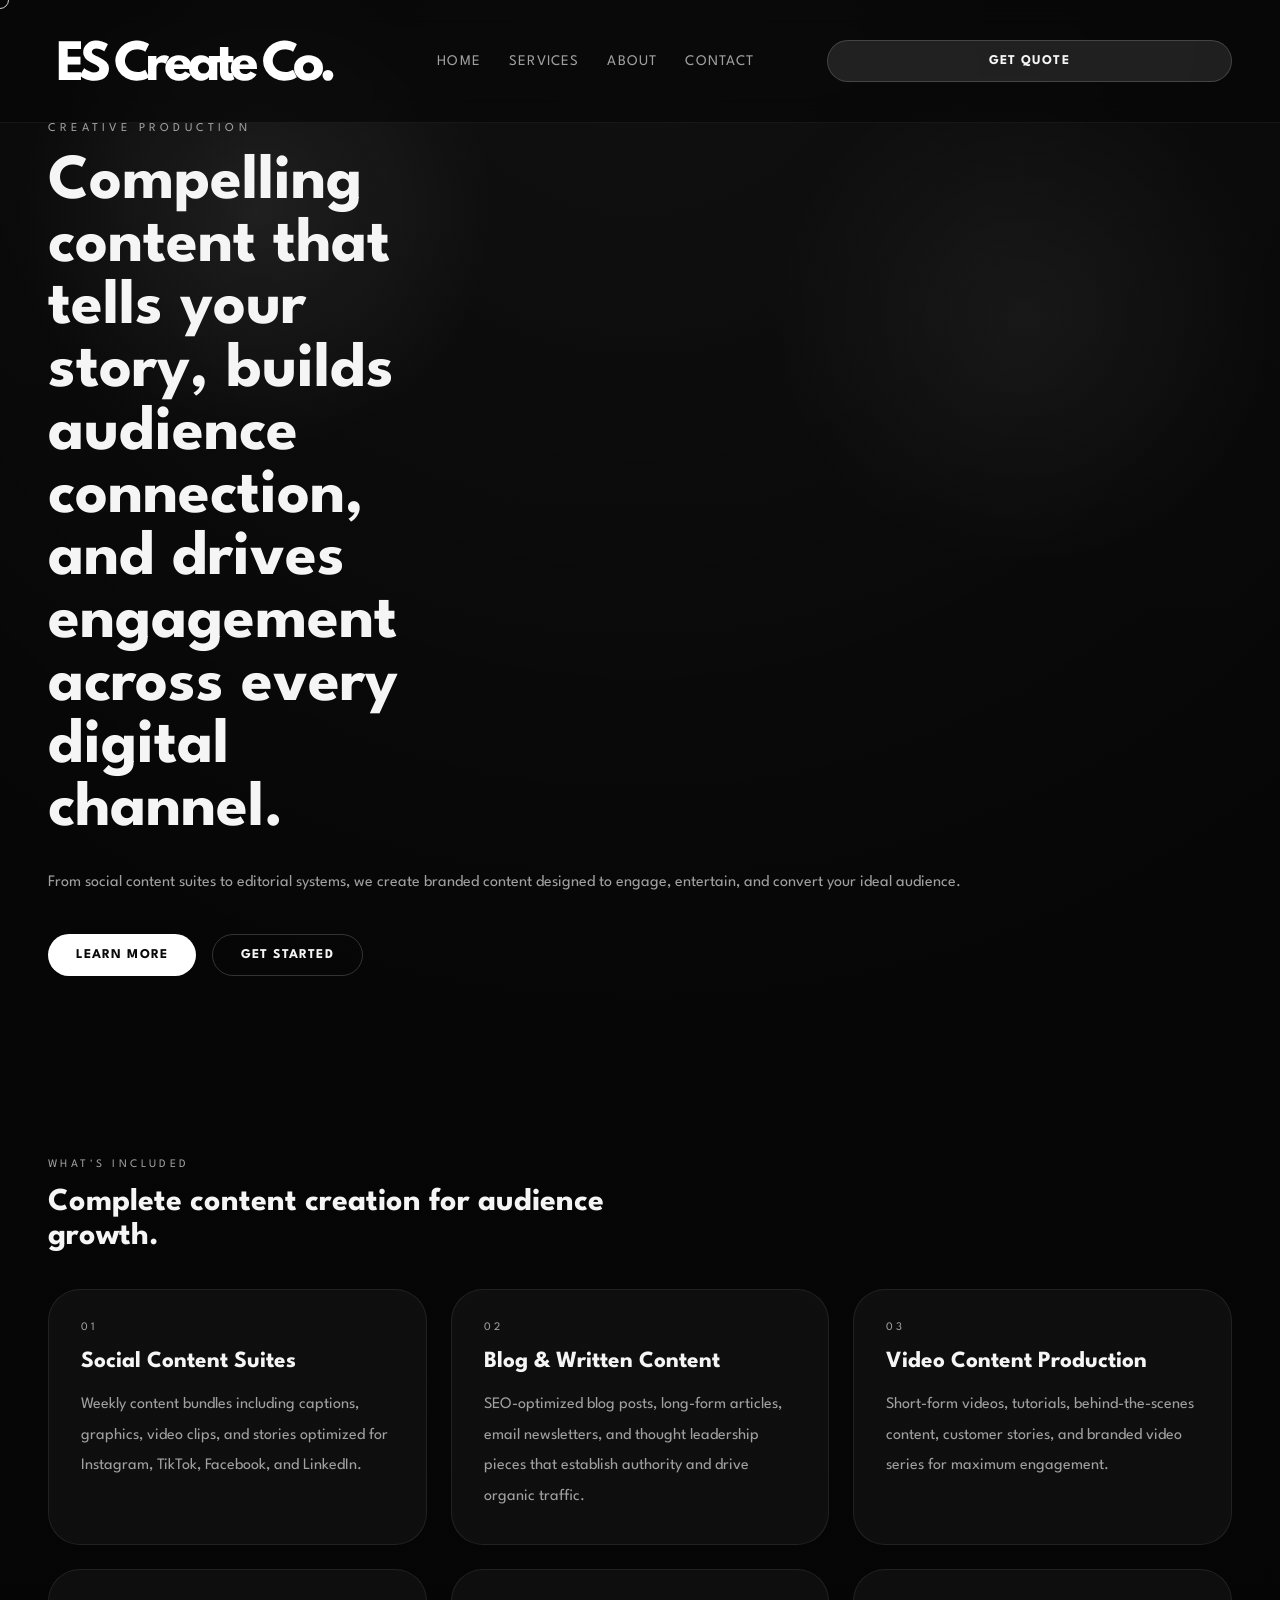
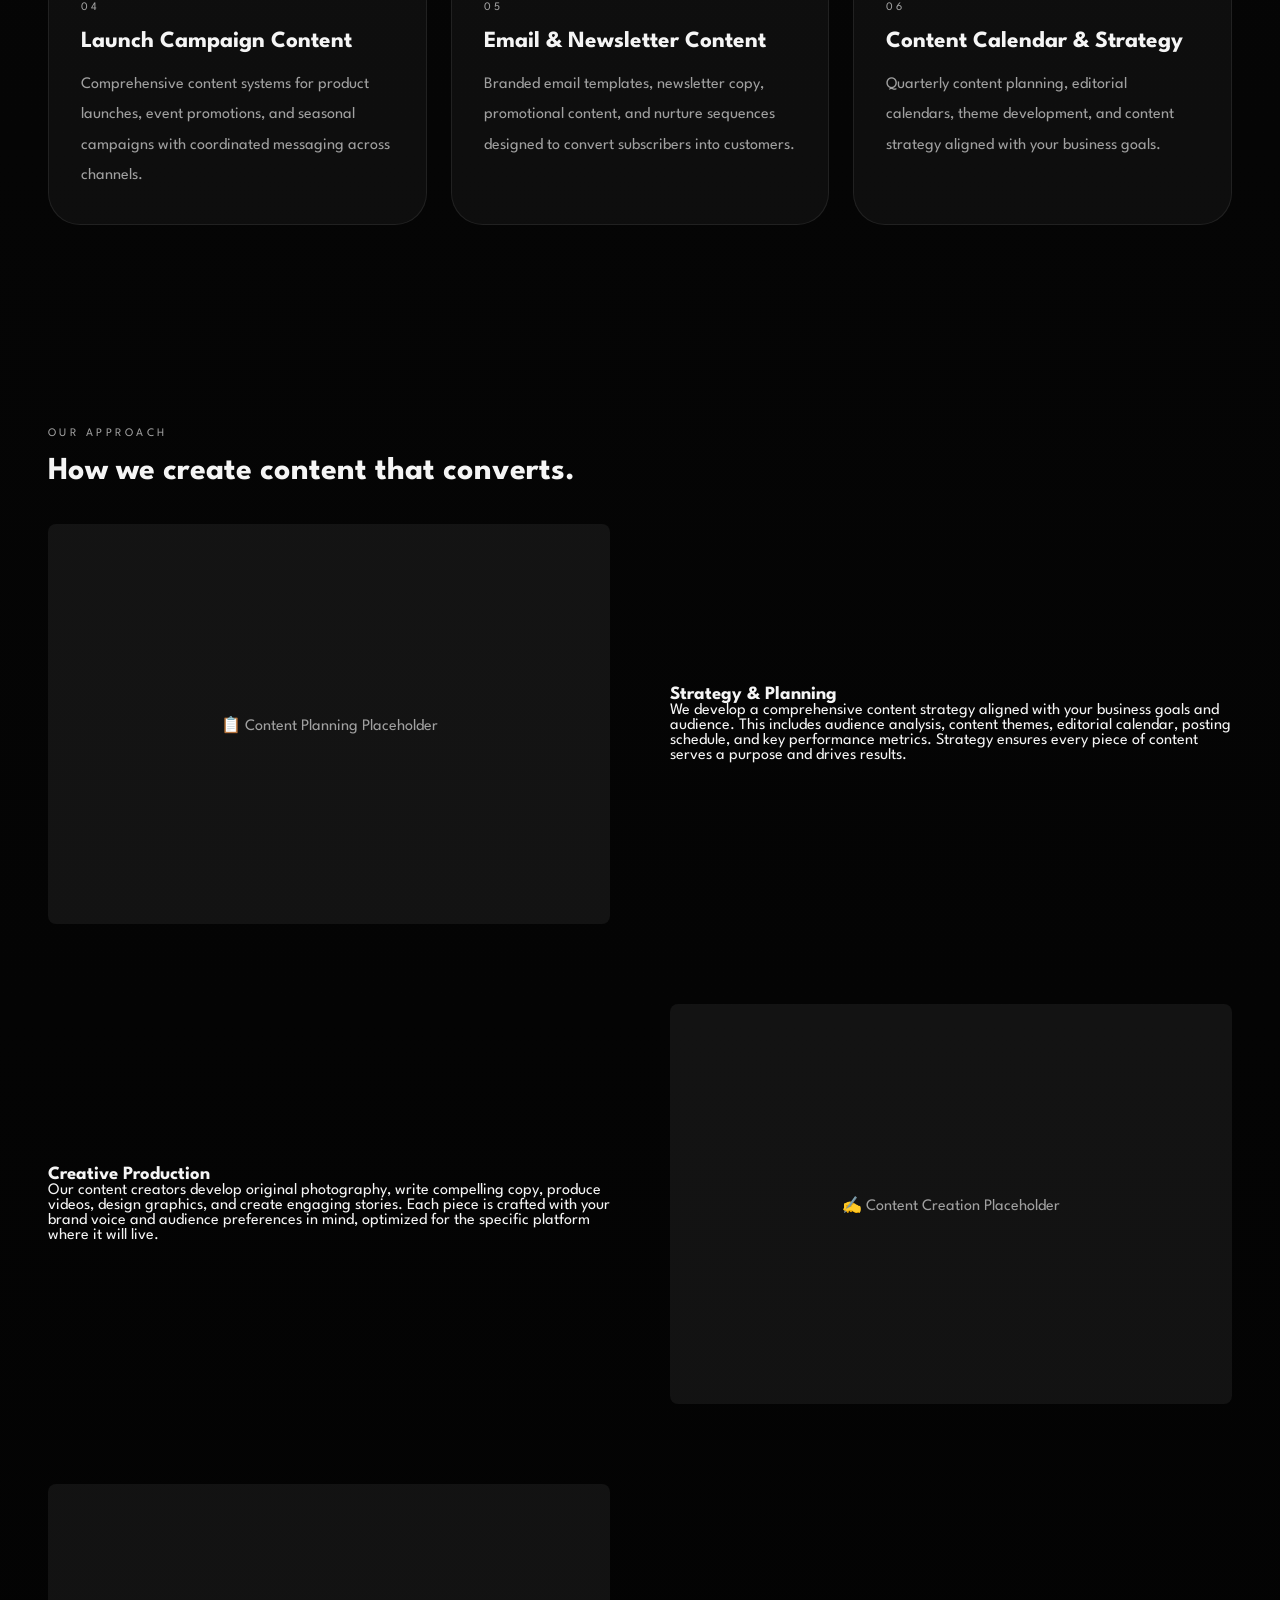
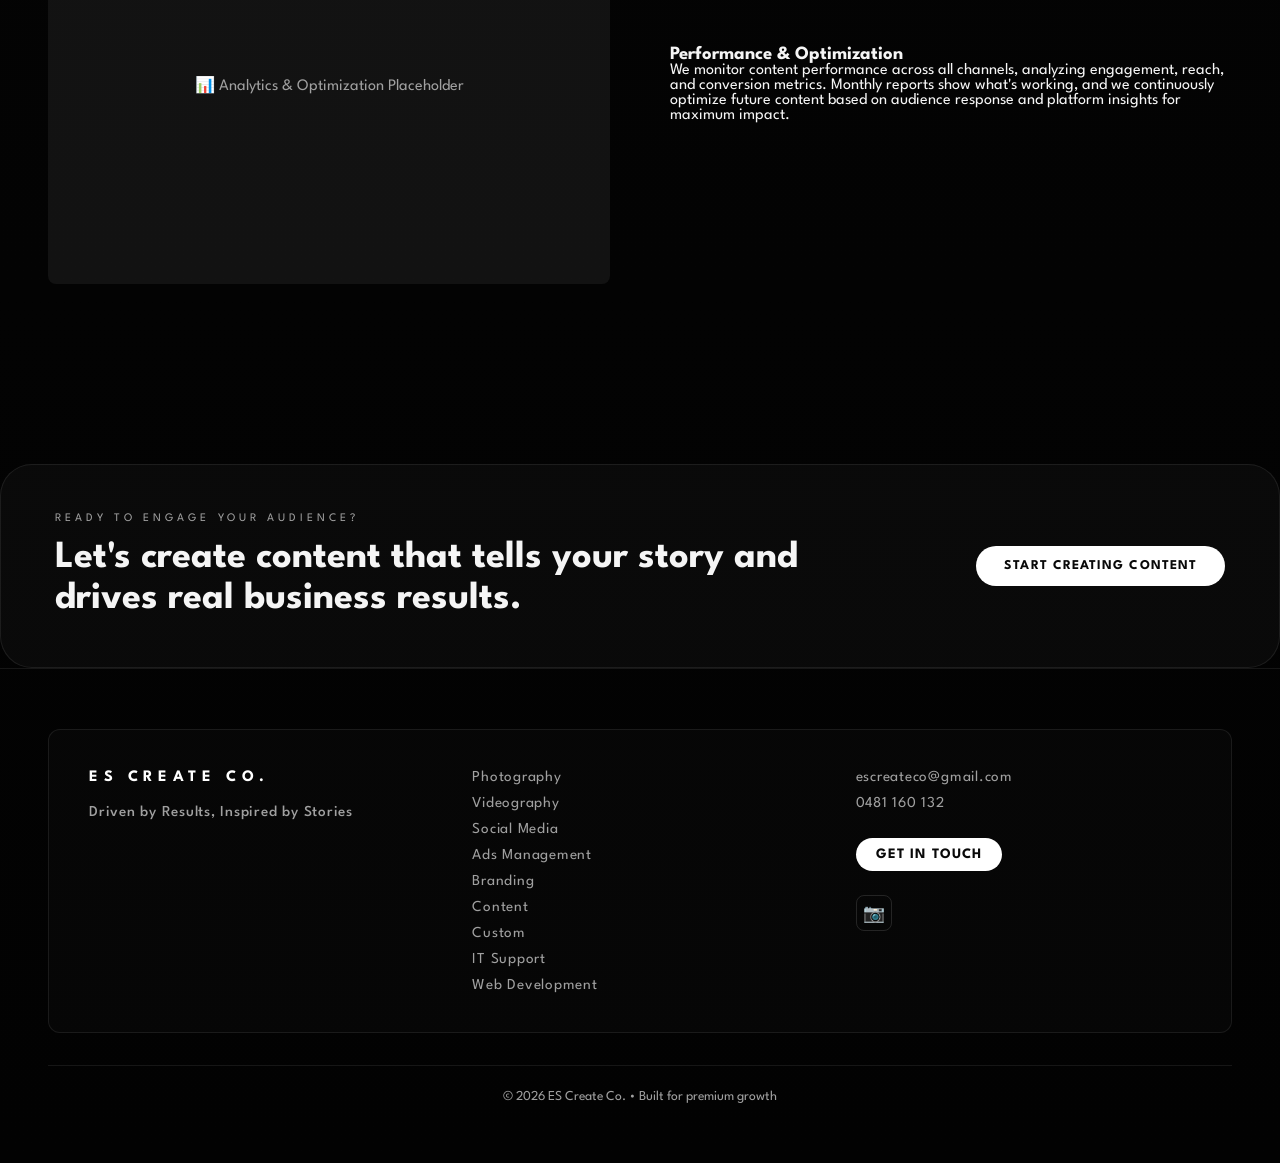
<file: content-creation.html>
<!DOCTYPE html>
<html lang="en">
<head>
    <meta charset="UTF-8">
    <meta name="viewport" content="width=device-width, initial-scale=1.0">
    <title>Content Creation Services | ES Create Co.</title>
    <meta name="description" content="Premium content creation for social media, blogs, email, and digital platforms. Branded content suites, editorial systems, and authentic storytelling.">
    <link rel="preconnect" href="https://fonts.googleapis.com">
    <link rel="preconnect" href="https://fonts.gstatic.com" crossorigin>
    <link href="https://fonts.googleapis.com/css2?family=League+Spartan:wght@500;600;700;800;900&display=swap" rel="stylesheet">
    <link rel="stylesheet" href="css/styles.css">
    <style>
        .showcase-item {
            display: grid;
            grid-template-columns: 1fr 1fr;
            gap: 60px;
            align-items: center;
            margin-bottom: 80px;
        }
        .showcase-item .showcase-copy { order: 1; }
        .showcase-item .showcase-image { order: 2; margin-bottom: 0 !important; min-height: 400px !important; }
        .showcase-item:nth-child(even) .showcase-copy { order: 2; }
        .showcase-item:nth-child(even) .showcase-image { order: 1; }
        @media (max-width: 768px) {
            .showcase-item { grid-template-columns: 1fr; gap: 24px; }
            .showcase-item .showcase-copy,
            .showcase-item .showcase-image,
            .showcase-item:nth-child(even) .showcase-copy,
            .showcase-item:nth-child(even) .showcase-image { order: unset; }
        }
    </style>
</head>
<body>
    <div class="cursor"></div>
    <div class="mobile-overlay"></div>
    <header class="site-header">
        <a class="brand" href="index.html">
        <img src="images/logo.png" alt="ES Create Co." class="logo-img">
        </a>
        <button class="menu-toggle" aria-label="Open menu"><span></span><span></span><span></span></button>
        <nav class="site-nav">
            <a href="index.html">Home</a>
            <a href="services.html">Services</a>
            <a href="about.html">About</a>
            <a href="contact.html">Contact</a>
        </nav>
        <a class="nav-cta" href="contact.html">Get Quote</a>
    </header>

    <main>
        <section class="hero">
            <div class="hero-copy reveal">
                <p class="eyebrow">Creative Production</p>
                <h1>Compelling content that tells your story, builds audience connection, and drives engagement across every digital channel.</h1>
                <p class="hero-text">From social content suites to editorial systems, we create branded content designed to engage, entertain, and convert your ideal audience.</p>
                <div class="hero-actions">
                    <a href="#details" class="btn btn-primary">Learn More</a>
                    <a href="contact.html" class="btn btn-secondary">Get Started</a>
                </div>
            </div>
        </section>

        <section class="service-tiles reveal" id="details">
            <div class="section-header"><span>What's Included</span><h2>Complete content creation for audience growth.</h2></div>
            <div class="service-grid">
                <div class="service-card">
                    <span>01</span>
                    <h3>Social Content Suites</h3>
                    <p>Weekly content bundles including captions, graphics, video clips, and stories optimized for Instagram, TikTok, Facebook, and LinkedIn.</p>
                </div>
                <div class="service-card">
                    <span>02</span>
                    <h3>Blog & Written Content</h3>
                    <p>SEO-optimized blog posts, long-form articles, email newsletters, and thought leadership pieces that establish authority and drive organic traffic.</p>
                </div>
                <div class="service-card">
                    <span>03</span>
                    <h3>Video Content Production</h3>
                    <p>Short-form videos, tutorials, behind-the-scenes content, customer stories, and branded video series for maximum engagement.</p>
                </div>
                <div class="service-card">
                    <span>04</span>
                    <h3>Launch Campaign Content</h3>
                    <p>Comprehensive content systems for product launches, event promotions, and seasonal campaigns with coordinated messaging across channels.</p>
                </div>
                <div class="service-card">
                    <span>05</span>
                    <h3>Email & Newsletter Content</h3>
                    <p>Branded email templates, newsletter copy, promotional content, and nurture sequences designed to convert subscribers into customers.</p>
                </div>
                <div class="service-card">
                    <span>06</span>
                    <h3>Content Calendar & Strategy</h3>
                    <p>Quarterly content planning, editorial calendars, theme development, and content strategy aligned with your business goals.</p>
                </div>
            </div>
        </section>

        <section class="showcase reveal delay2">
            <div class="section-header"><span>Our Approach</span><h2>How we create content that converts.</h2></div>
            
            <div class="showcase-item">
                <div class="showcase-copy">
                    <h3>Strategy & Planning</h3>
                    <p>We develop a comprehensive content strategy aligned with your business goals and audience. This includes audience analysis, content themes, editorial calendar, posting schedule, and key performance metrics. Strategy ensures every piece of content serves a purpose and drives results.</p>
                </div>
                <div class="showcase-image" style="background: var(--surface); display: flex; align-items: center; justify-content: center; min-height: 400px; border-radius: 8px;">
                    <p style="color: var(--muted); text-align: center;">📋 Content Planning Placeholder</p>
                </div>
            </div>

            <div class="showcase-item">
                <div class="showcase-copy">
                    <h3>Creative Production</h3>
                    <p>Our content creators develop original photography, write compelling copy, produce videos, design graphics, and create engaging stories. Each piece is crafted with your brand voice and audience preferences in mind, optimized for the specific platform where it will live.</p>
                </div>
                <div class="showcase-image" style="background: var(--surface); display: flex; align-items: center; justify-content: center; min-height: 400px; border-radius: 8px;">
                    <p style="color: var(--muted); text-align: center;">✍️ Content Creation Placeholder</p>
                </div>
            </div>

            <div class="showcase-item">
                <div class="showcase-copy">
                    <h3>Performance & Optimization</h3>
                    <p>We monitor content performance across all channels, analyzing engagement, reach, and conversion metrics. Monthly reports show what's working, and we continuously optimize future content based on audience response and platform insights for maximum impact.</p>
                </div>
                <div class="showcase-image" style="background: var(--surface); display: flex; align-items: center; justify-content: center; min-height: 400px; border-radius: 8px;">
                    <p style="color: var(--muted); text-align: center;">📊 Analytics & Optimization Placeholder</p>
                </div>
            </div>
        </section>

        <section class="cta-section reveal delay3">
            <div>
                <span>Ready to engage your audience?</span>
                <h2>Let's create content that tells your story and drives real business results.</h2>
            </div>
            <a href="contact.html" class="btn btn-primary">Start Creating Content</a>
        </section>
    </main>

    <footer class="site-footer">
        <div class="footer-content">
            <div class="footer-top">
                <a href="index.html" class="brand">ES CREATE CO.</a>
                <p class="footer-tagline">Driven by Results, Inspired by Stories</p>
            </div>
            <div class="footer-services">
                <a href="photography.html">Photography</a>
                <a href="videography.html">Videography</a>
                <a href="social-media-management.html">Social Media</a>
                <a href="ads-management.html">Ads Management</a>
                <a href="logo-design.html">Branding</a>
                <a href="content-creation.html">Content</a>
                <a href="custom-requests.html">Custom</a>
                <a href="it-support.html">IT Support</a>
                <a href="website-development.html">Web Development</a>
            </div>
            <div class="footer-contact">
                <div class="footer-contact-info">
                    <a href="mailto:escreateco@gmail.com">escreateco@gmail.com</a>
                    <a href="tel:0481160132">0481 160 132</a>
                </div>
                <a href="mailto:escreateco@gmail.com" class="btn btn-primary footer-cta" style="padding: 10px 20px; font-size: 0.9rem; width: fit-content;">Get in Touch</a>
                <div class="footer-socials">
                    <a href="https://instagram.com" target="_blank" title="Instagram">📷</a>
                </div>
            </div>
        </div>
        <div class="footer-bottom">
            <p>© 2026 ES Create Co. • Built for premium growth</p>
        </div>
    </footer>
    <script src="js/script.js"></script>
</body>
</html>
</file>
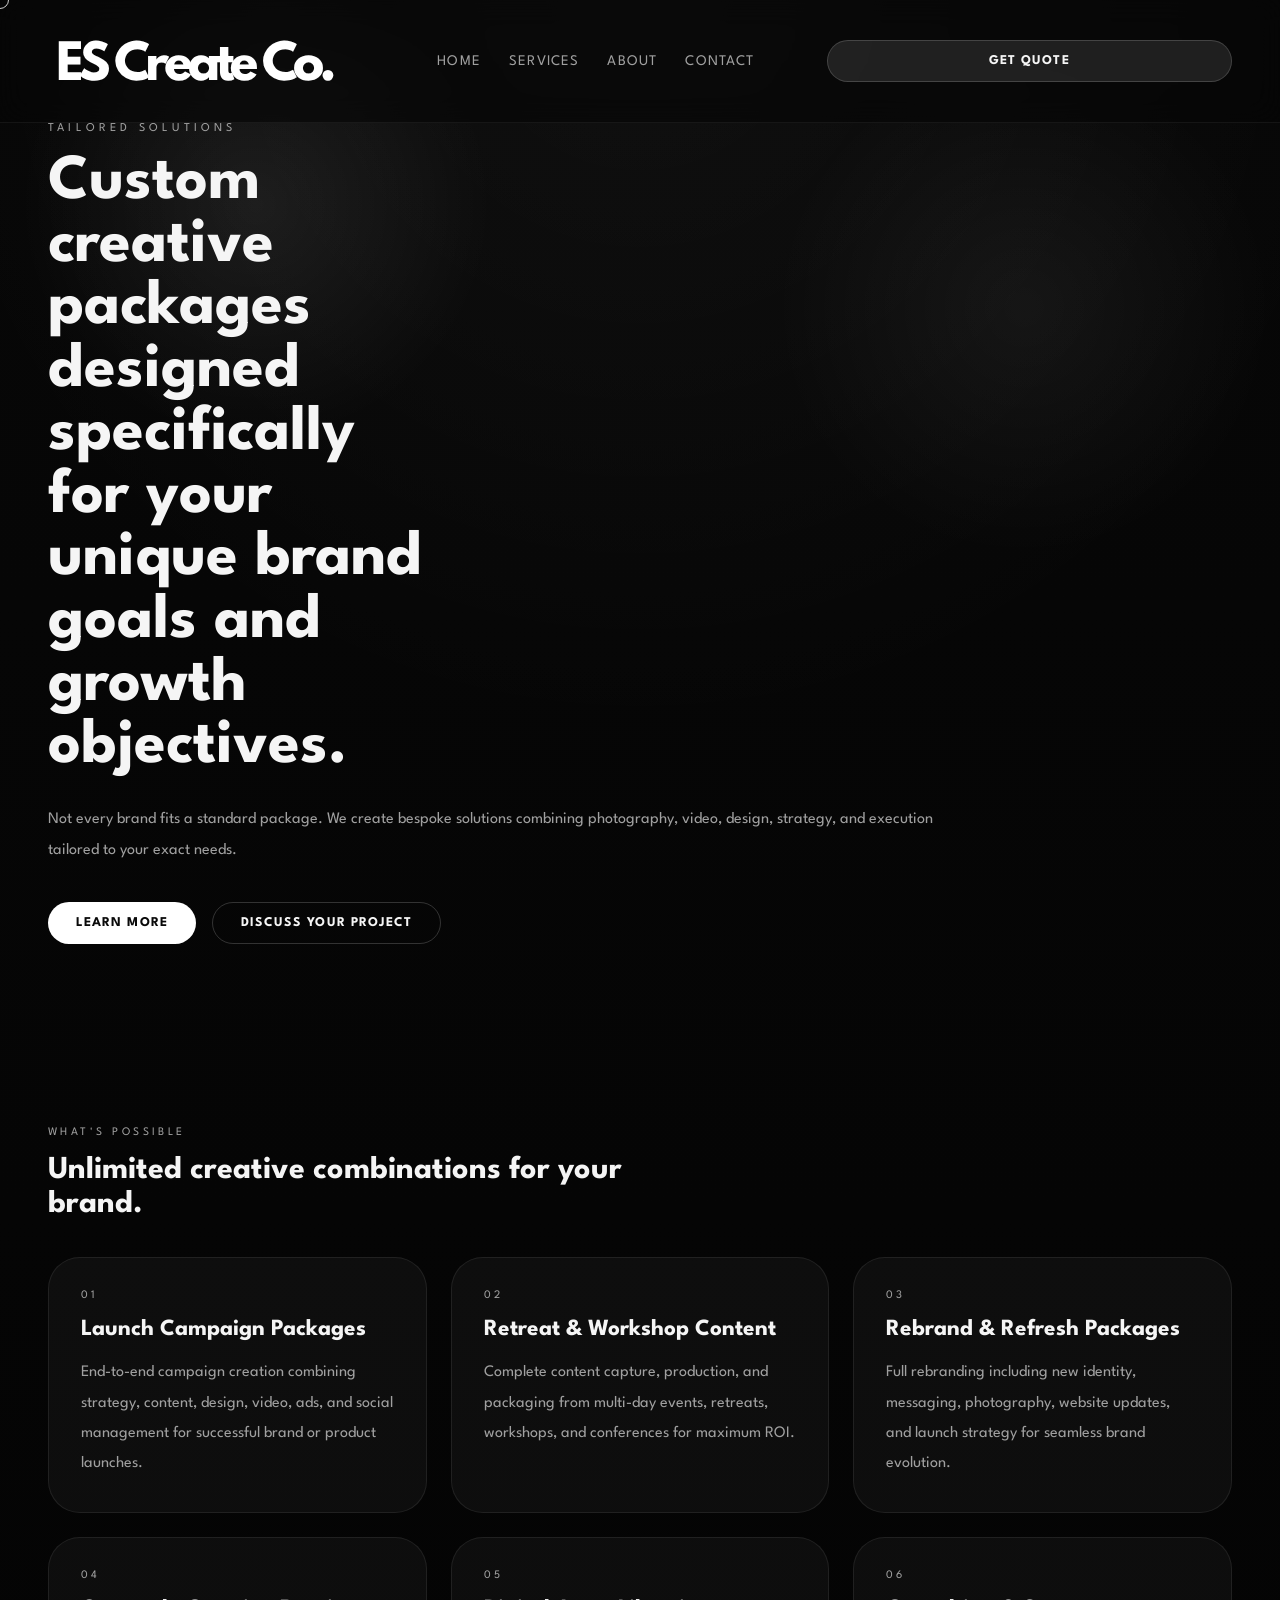
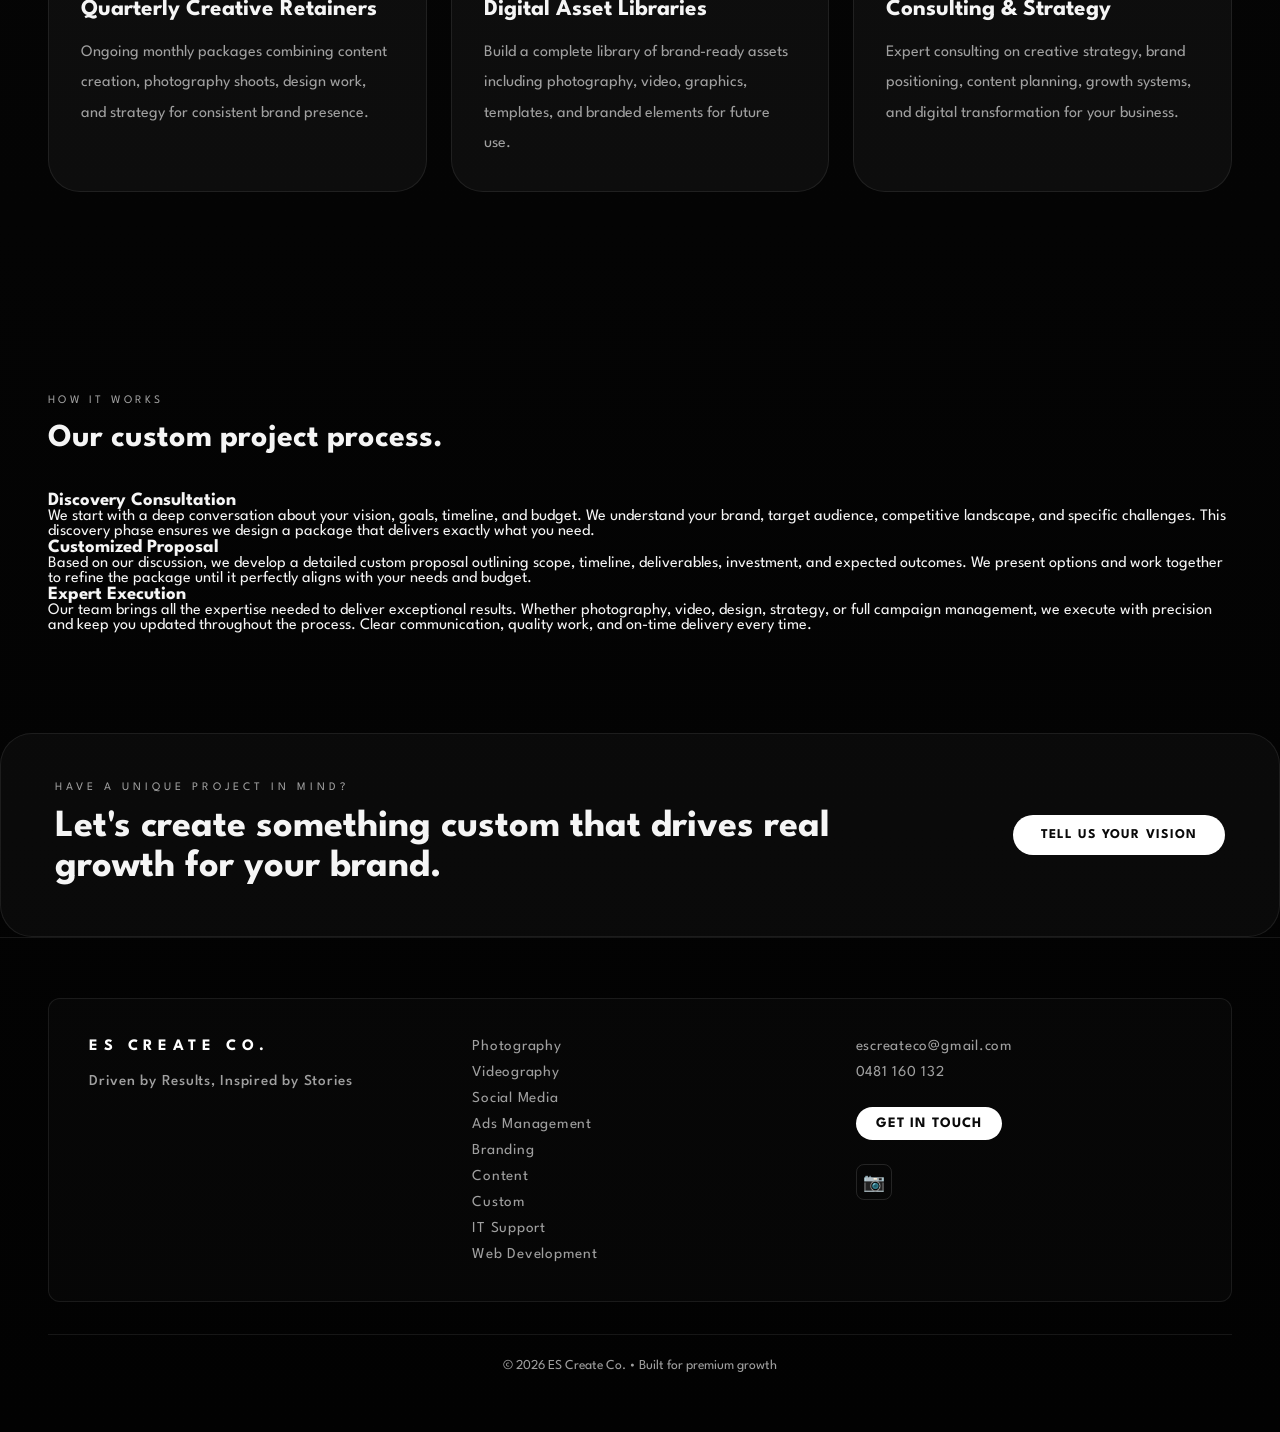
<file: custom-requests.html>
<!DOCTYPE html>
<html lang="en">
<head>
    <meta charset="UTF-8">
    <meta name="viewport" content="width=device-width, initial-scale=1.0">
    <title>Custom Services | ES Create Co.</title>
    <meta name="description" content="Bespoke creative services tailored to your unique brand needs. Custom packages combining photography, video, design, and strategy.">
    <link rel="preconnect" href="https://fonts.googleapis.com">
    <link rel="preconnect" href="https://fonts.gstatic.com" crossorigin>
    <link href="https://fonts.googleapis.com/css2?family=League+Spartan:wght@500;600;700;800;900&display=swap" rel="stylesheet">
    <link rel="stylesheet" href="css/styles.css">
</head>
<body>
    <div class="cursor"></div>
    <div class="mobile-overlay"></div>
    <header class="site-header">
        <a class="brand" href="index.html">
        <img src="images/logo.png" alt="ES Create Co." class="logo-img">
        </a>
        <button class="menu-toggle" aria-label="Open menu"><span></span><span></span><span></span></button>
        <nav class="site-nav">
            <a href="index.html">Home</a>
            <a href="services.html">Services</a>
            <a href="about.html">About</a>
            <a href="contact.html">Contact</a>
        </nav>
        <a class="nav-cta" href="contact.html">Get Quote</a>
    </header>

    <main>
        <section class="hero">
            <div class="hero-copy reveal">
                <p class="eyebrow">Tailored Solutions</p>
                <h1>Custom creative packages designed specifically for your unique brand goals and growth objectives.</h1>
                <p class="hero-text">Not every brand fits a standard package. We create bespoke solutions combining photography, video, design, strategy, and execution tailored to your exact needs.</p>
                <div class="hero-actions">
                    <a href="#details" class="btn btn-primary">Learn More</a>
                    <a href="contact.html" class="btn btn-secondary">Discuss Your Project</a>
                </div>
            </div>
        </section>

        <section class="service-tiles reveal" id="details">
            <div class="section-header"><span>What's Possible</span><h2>Unlimited creative combinations for your brand.</h2></div>
            <div class="service-grid">
                <div class="service-card">
                    <span>01</span>
                    <h3>Launch Campaign Packages</h3>
                    <p>End-to-end campaign creation combining strategy, content, design, video, ads, and social management for successful brand or product launches.</p>
                </div>
                <div class="service-card">
                    <span>02</span>
                    <h3>Retreat & Workshop Content</h3>
                    <p>Complete content capture, production, and packaging from multi-day events, retreats, workshops, and conferences for maximum ROI.</p>
                </div>
                <div class="service-card">
                    <span>03</span>
                    <h3>Rebrand & Refresh Packages</h3>
                    <p>Full rebranding including new identity, messaging, photography, website updates, and launch strategy for seamless brand evolution.</p>
                </div>
                <div class="service-card">
                    <span>04</span>
                    <h3>Quarterly Creative Retainers</h3>
                    <p>Ongoing monthly packages combining content creation, photography shoots, design work, and strategy for consistent brand presence.</p>
                </div>
                <div class="service-card">
                    <span>05</span>
                    <h3>Digital Asset Libraries</h3>
                    <p>Build a complete library of brand-ready assets including photography, video, graphics, templates, and branded elements for future use.</p>
                </div>
                <div class="service-card">
                    <span>06</span>
                    <h3>Consulting & Strategy</h3>
                    <p>Expert consulting on creative strategy, brand positioning, content planning, growth systems, and digital transformation for your business.</p>
                </div>
            </div>
        </section>

        <section class="showcase reveal delay2">
            <div class="section-header"><span>How It Works</span><h2>Our custom project process.</h2></div>
            
            <div class="showcase-item">
                <div class="showcase-copy">
                    <h3>Discovery Consultation</h3>
                    <p>We start with a deep conversation about your vision, goals, timeline, and budget. We understand your brand, target audience, competitive landscape, and specific challenges. This discovery phase ensures we design a package that delivers exactly what you need.</p>
                </div>
            </div>

            <div class="showcase-item">
                <div class="showcase-copy">
                    <h3>Customized Proposal</h3>
                    <p>Based on our discussion, we develop a detailed custom proposal outlining scope, timeline, deliverables, investment, and expected outcomes. We present options and work together to refine the package until it perfectly aligns with your needs and budget.</p>
                </div>
            </div>

            <div class="showcase-item">
                <div class="showcase-copy">
                    <h3>Expert Execution</h3>
                    <p>Our team brings all the expertise needed to deliver exceptional results. Whether photography, video, design, strategy, or full campaign management, we execute with precision and keep you updated throughout the process. Clear communication, quality work, and on-time delivery every time.</p>
                </div>
            </div>
        </section>

        <section class="cta-section reveal delay3">
            <div>
                <span>Have a unique project in mind?</span>
                <h2>Let's create something custom that drives real growth for your brand.</h2>
            </div>
            <a href="contact.html" class="btn btn-primary">Tell Us Your Vision</a>
        </section>
    </main>

    <footer class="site-footer">
        <div class="footer-content">
            <div class="footer-top">
                <a href="index.html" class="brand">ES CREATE CO.</a>
                <p class="footer-tagline">Driven by Results, Inspired by Stories</p>
            </div>
            <div class="footer-services">
                <a href="photography.html">Photography</a>
                <a href="videography.html">Videography</a>
                <a href="social-media-management.html">Social Media</a>
                <a href="ads-management.html">Ads Management</a>
                <a href="logo-design.html">Branding</a>
                <a href="content-creation.html">Content</a>
                <a href="custom-requests.html">Custom</a>
                <a href="it-support.html">IT Support</a>
                <a href="website-development.html">Web Development</a>
            </div>
            <div class="footer-contact">
                <div class="footer-contact-info">
                    <a href="mailto:escreateco@gmail.com">escreateco@gmail.com</a>
                    <a href="tel:0481160132">0481 160 132</a>
                </div>
                <a href="mailto:escreateco@gmail.com" class="btn btn-primary footer-cta" style="padding: 10px 20px; font-size: 0.9rem; width: fit-content;">Get in Touch</a>
                <div class="footer-socials">
                    <a href="https://instagram.com" target="_blank" title="Instagram">📷</a>
                </div>
            </div>
        </div>
        <div class="footer-bottom">
            <p>© 2026 ES Create Co. • Built for premium growth</p>
        </div>
    </footer>
    <script src="js/script.js"></script>
</body>
</html>
</file>
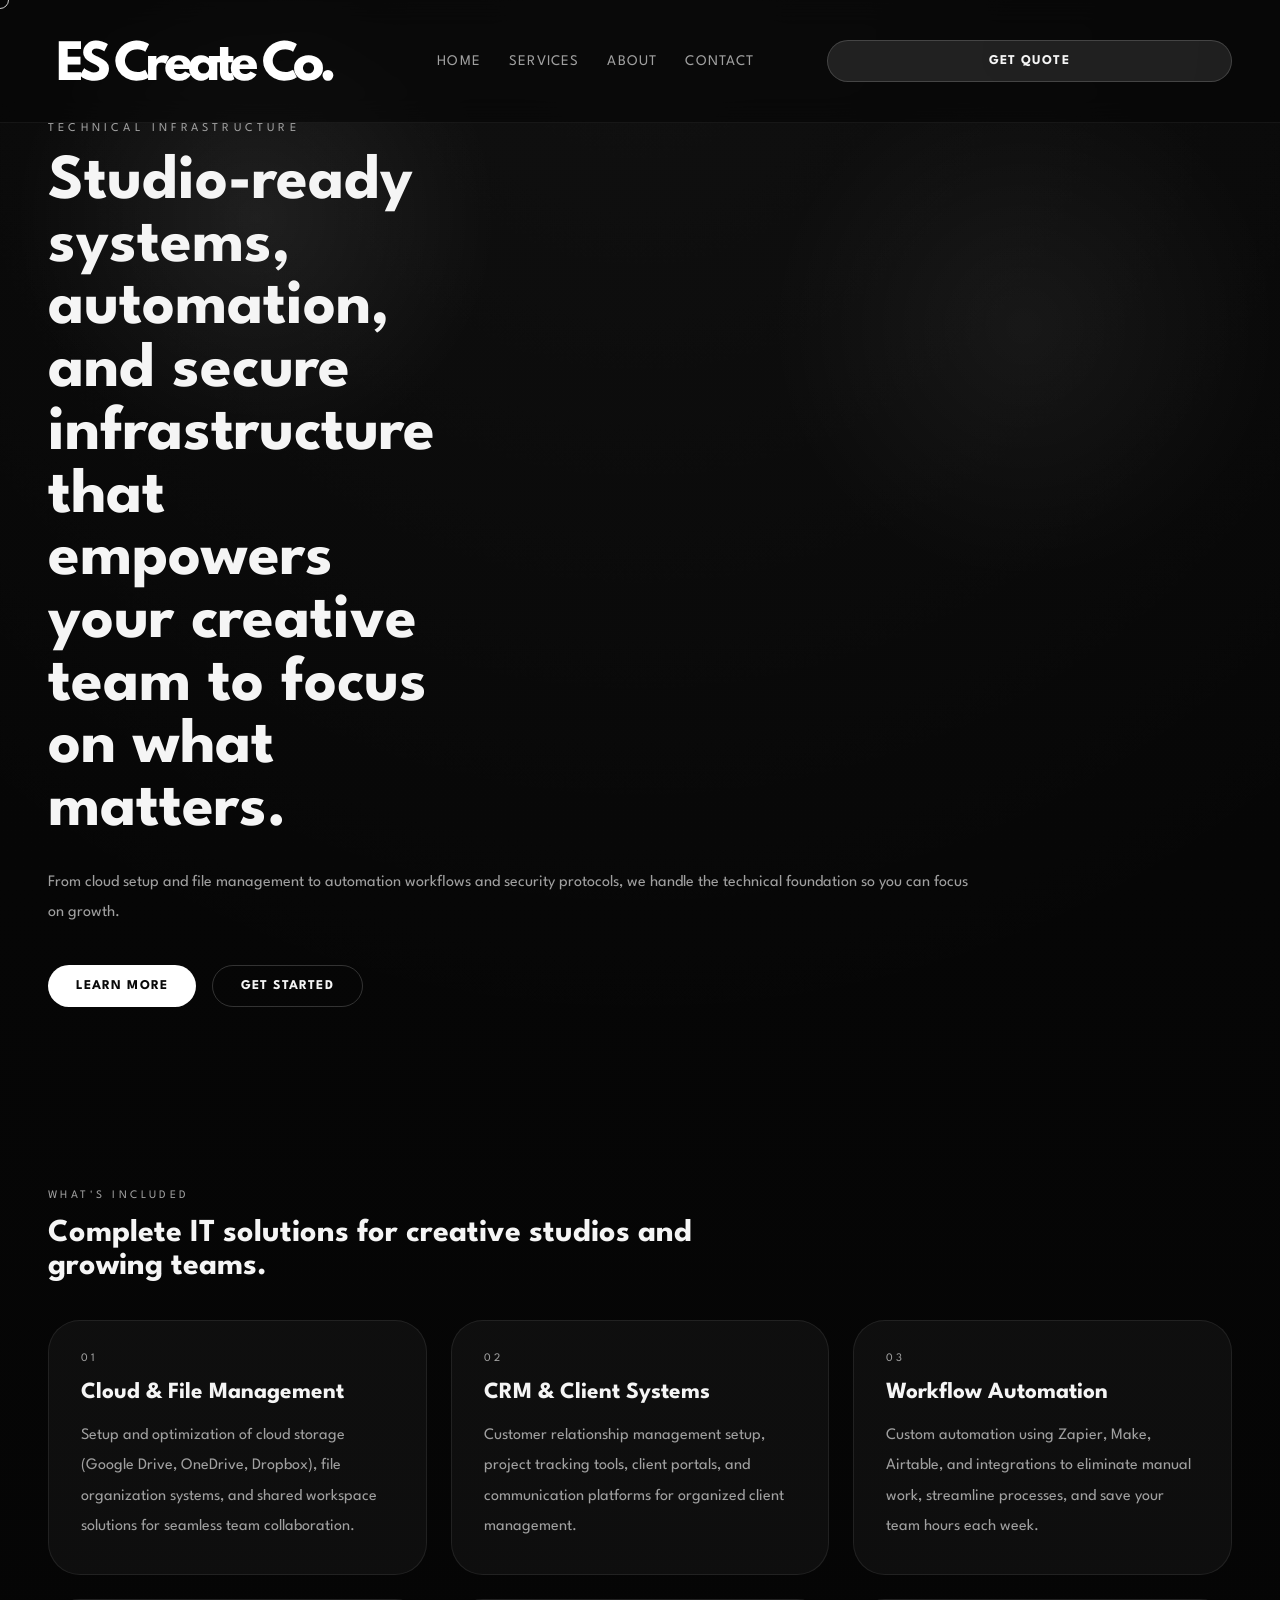
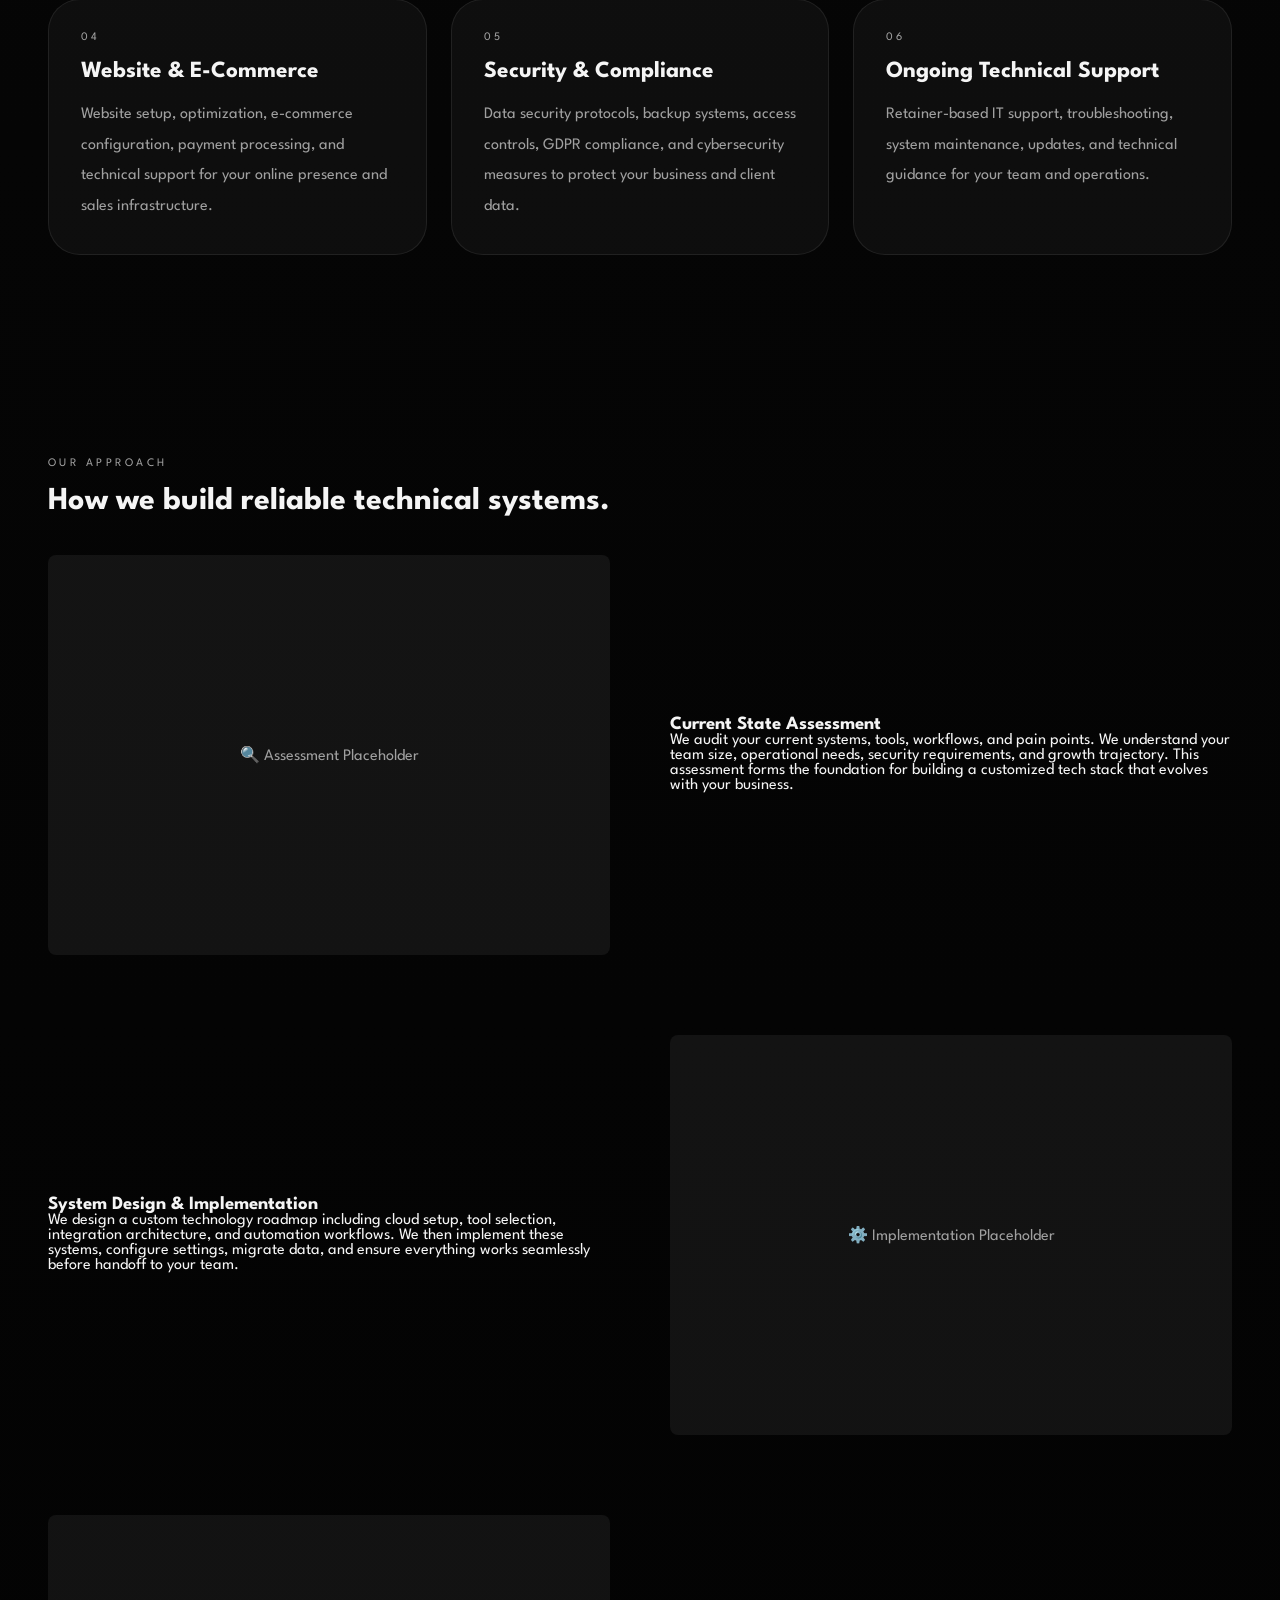
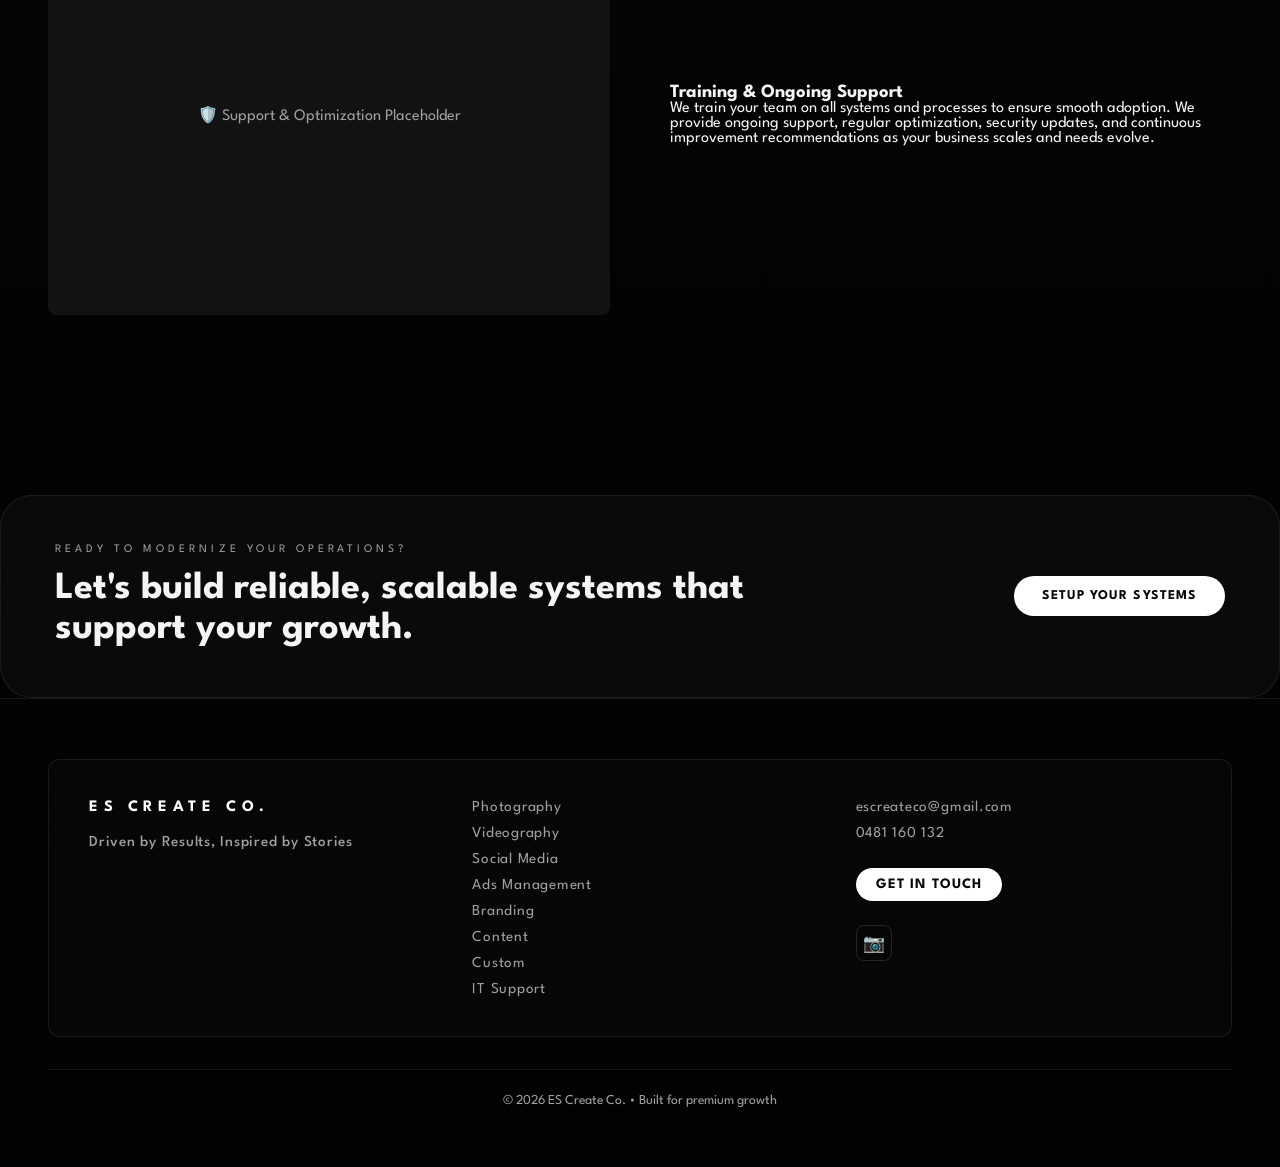
<file: it-support.html>
<!DOCTYPE html>
<html lang="en">
<head>
    <meta charset="UTF-8">
    <meta name="viewport" content="width=device-width, initial-scale=1.0">
    <title>IT Support & Systems | ES Create Co.</title>
    <meta name="description" content="Studio-ready IT infrastructure, automation systems, security setup, and technical support for creative teams and growing businesses.">
    <link rel="preconnect" href="https://fonts.googleapis.com">
    <link rel="preconnect" href="https://fonts.gstatic.com" crossorigin>
    <link href="https://fonts.googleapis.com/css2?family=League+Spartan:wght@500;600;700;800;900&display=swap" rel="stylesheet">
    <link rel="stylesheet" href="css/styles.css">
    <style>
        .showcase-item {
            display: grid;
            grid-template-columns: 1fr 1fr;
            gap: 60px;
            align-items: center;
            margin-bottom: 80px;
        }
        .showcase-item .showcase-copy { order: 1; }
        .showcase-item .showcase-image { order: 2; margin-bottom: 0 !important; min-height: 400px !important; }
        .showcase-item:nth-child(even) .showcase-copy { order: 2; }
        .showcase-item:nth-child(even) .showcase-image { order: 1; }
        @media (max-width: 768px) {
            .showcase-item { grid-template-columns: 1fr; gap: 24px; }
            .showcase-item .showcase-copy,
            .showcase-item .showcase-image,
            .showcase-item:nth-child(even) .showcase-copy,
            .showcase-item:nth-child(even) .showcase-image { order: unset; }
        }
    </style>
</head>
<body>
    <div class="cursor"></div>
    <div class="mobile-overlay"></div>
    <header class="site-header">
        <a class="brand" href="index.html">
        <img src="images/logo.png" alt="ES Create Co." class="logo-img">
        </a>
        <button class="menu-toggle" aria-label="Open menu"><span></span><span></span><span></span></button>
        <nav class="site-nav">
            <a href="index.html">Home</a>
            <a href="services.html">Services</a>
            <a href="about.html">About</a>
            <a href="contact.html">Contact</a>
        </nav>
        <a class="nav-cta" href="contact.html">Get Quote</a>
    </header>

    <main>
        <section class="hero">
            <div class="hero-copy reveal">
                <p class="eyebrow">Technical Infrastructure</p>
                <h1>Studio-ready systems, automation, and secure infrastructure that empowers your creative team to focus on what matters.</h1>
                <p class="hero-text">From cloud setup and file management to automation workflows and security protocols, we handle the technical foundation so you can focus on growth.</p>
                <div class="hero-actions">
                    <a href="#details" class="btn btn-primary">Learn More</a>
                    <a href="contact.html" class="btn btn-secondary">Get Started</a>
                </div>
            </div>
        </section>

        <section class="service-tiles reveal" id="details">
            <div class="section-header"><span>What's Included</span><h2>Complete IT solutions for creative studios and growing teams.</h2></div>
            <div class="service-grid">
                <div class="service-card">
                    <span>01</span>
                    <h3>Cloud & File Management</h3>
                    <p>Setup and optimization of cloud storage (Google Drive, OneDrive, Dropbox), file organization systems, and shared workspace solutions for seamless team collaboration.</p>
                </div>
                <div class="service-card">
                    <span>02</span>
                    <h3>CRM & Client Systems</h3>
                    <p>Customer relationship management setup, project tracking tools, client portals, and communication platforms for organized client management.</p>
                </div>
                <div class="service-card">
                    <span>03</span>
                    <h3>Workflow Automation</h3>
                    <p>Custom automation using Zapier, Make, Airtable, and integrations to eliminate manual work, streamline processes, and save your team hours each week.</p>
                </div>
                <div class="service-card">
                    <span>04</span>
                    <h3>Website & E-Commerce</h3>
                    <p>Website setup, optimization, e-commerce configuration, payment processing, and technical support for your online presence and sales infrastructure.</p>
                </div>
                <div class="service-card">
                    <span>05</span>
                    <h3>Security & Compliance</h3>
                    <p>Data security protocols, backup systems, access controls, GDPR compliance, and cybersecurity measures to protect your business and client data.</p>
                </div>
                <div class="service-card">
                    <span>06</span>
                    <h3>Ongoing Technical Support</h3>
                    <p>Retainer-based IT support, troubleshooting, system maintenance, updates, and technical guidance for your team and operations.</p>
                </div>
            </div>
        </section>

        <section class="showcase reveal delay2">
            <div class="section-header"><span>Our Approach</span><h2>How we build reliable technical systems.</h2></div>
            
            <div class="showcase-item">
                <div class="showcase-copy">
                    <h3>Current State Assessment</h3>
                    <p>We audit your current systems, tools, workflows, and pain points. We understand your team size, operational needs, security requirements, and growth trajectory. This assessment forms the foundation for building a customized tech stack that evolves with your business.</p>
                </div>
                <div class="showcase-image" style="background: var(--surface); display: flex; align-items: center; justify-content: center; min-height: 400px; border-radius: 8px;">
                    <p style="color: var(--muted); text-align: center;">🔍 Assessment Placeholder</p>
                </div>
            </div>

            <div class="showcase-item">
                <div class="showcase-copy">
                    <h3>System Design & Implementation</h3>
                    <p>We design a custom technology roadmap including cloud setup, tool selection, integration architecture, and automation workflows. We then implement these systems, configure settings, migrate data, and ensure everything works seamlessly before handoff to your team.</p>
                </div>
                <div class="showcase-image" style="background: var(--surface); display: flex; align-items: center; justify-content: center; min-height: 400px; border-radius: 8px;">
                    <p style="color: var(--muted); text-align: center;">⚙️ Implementation Placeholder</p>
                </div>
            </div>

            <div class="showcase-item">
                <div class="showcase-copy">
                    <h3>Training & Ongoing Support</h3>
                    <p>We train your team on all systems and processes to ensure smooth adoption. We provide ongoing support, regular optimization, security updates, and continuous improvement recommendations as your business scales and needs evolve.</p>
                </div>
                <div class="showcase-image" style="background: var(--surface); display: flex; align-items: center; justify-content: center; min-height: 400px; border-radius: 8px;">
                    <p style="color: var(--muted); text-align: center;">🛡️ Support & Optimization Placeholder</p>
                </div>
            </div>
        </section>

        <section class="cta-section reveal delay3">
            <div>
                <span>Ready to modernize your operations?</span>
                <h2>Let's build reliable, scalable systems that support your growth.</h2>
            </div>
            <a href="contact.html" class="btn btn-primary">Setup Your Systems</a>
        </section>
    </main>

    <footer class="site-footer">
        <div class="footer-content">
            <div class="footer-top">
                <a href="index.html" class="brand">ES CREATE CO.</a>
                <p class="footer-tagline">Driven by Results, Inspired by Stories</p>
            </div>
            <div class="footer-services">
                <a href="photography.html">Photography</a>
                <a href="videography.html">Videography</a>
                <a href="social-media-management.html">Social Media</a>
                <a href="ads-management.html">Ads Management</a>
                <a href="logo-design.html">Branding</a>
                <a href="content-creation.html">Content</a>
                <a href="custom-requests.html">Custom</a>
                <a href="it-support.html">IT Support</a>
            </div>
            <div class="footer-contact">
                <div class="footer-contact-info">
                    <a href="mailto:escreateco@gmail.com">escreateco@gmail.com</a>
                    <a href="tel:0481160132">0481 160 132</a>
                </div>
                <a href="mailto:escreateco@gmail.com" class="btn btn-primary footer-cta" style="padding: 10px 20px; font-size: 0.9rem; width: fit-content;">Get in Touch</a>
                <div class="footer-socials">
                    <a href="https://instagram.com" target="_blank" title="Instagram">📷</a>
                </div>
            </div>
        </div>
        <div class="footer-bottom">
            <p>© 2026 ES Create Co. • Built for premium growth</p>
        </div>
    </footer>
    <script src="js/script.js"></script>
</body>
</html>
</file>
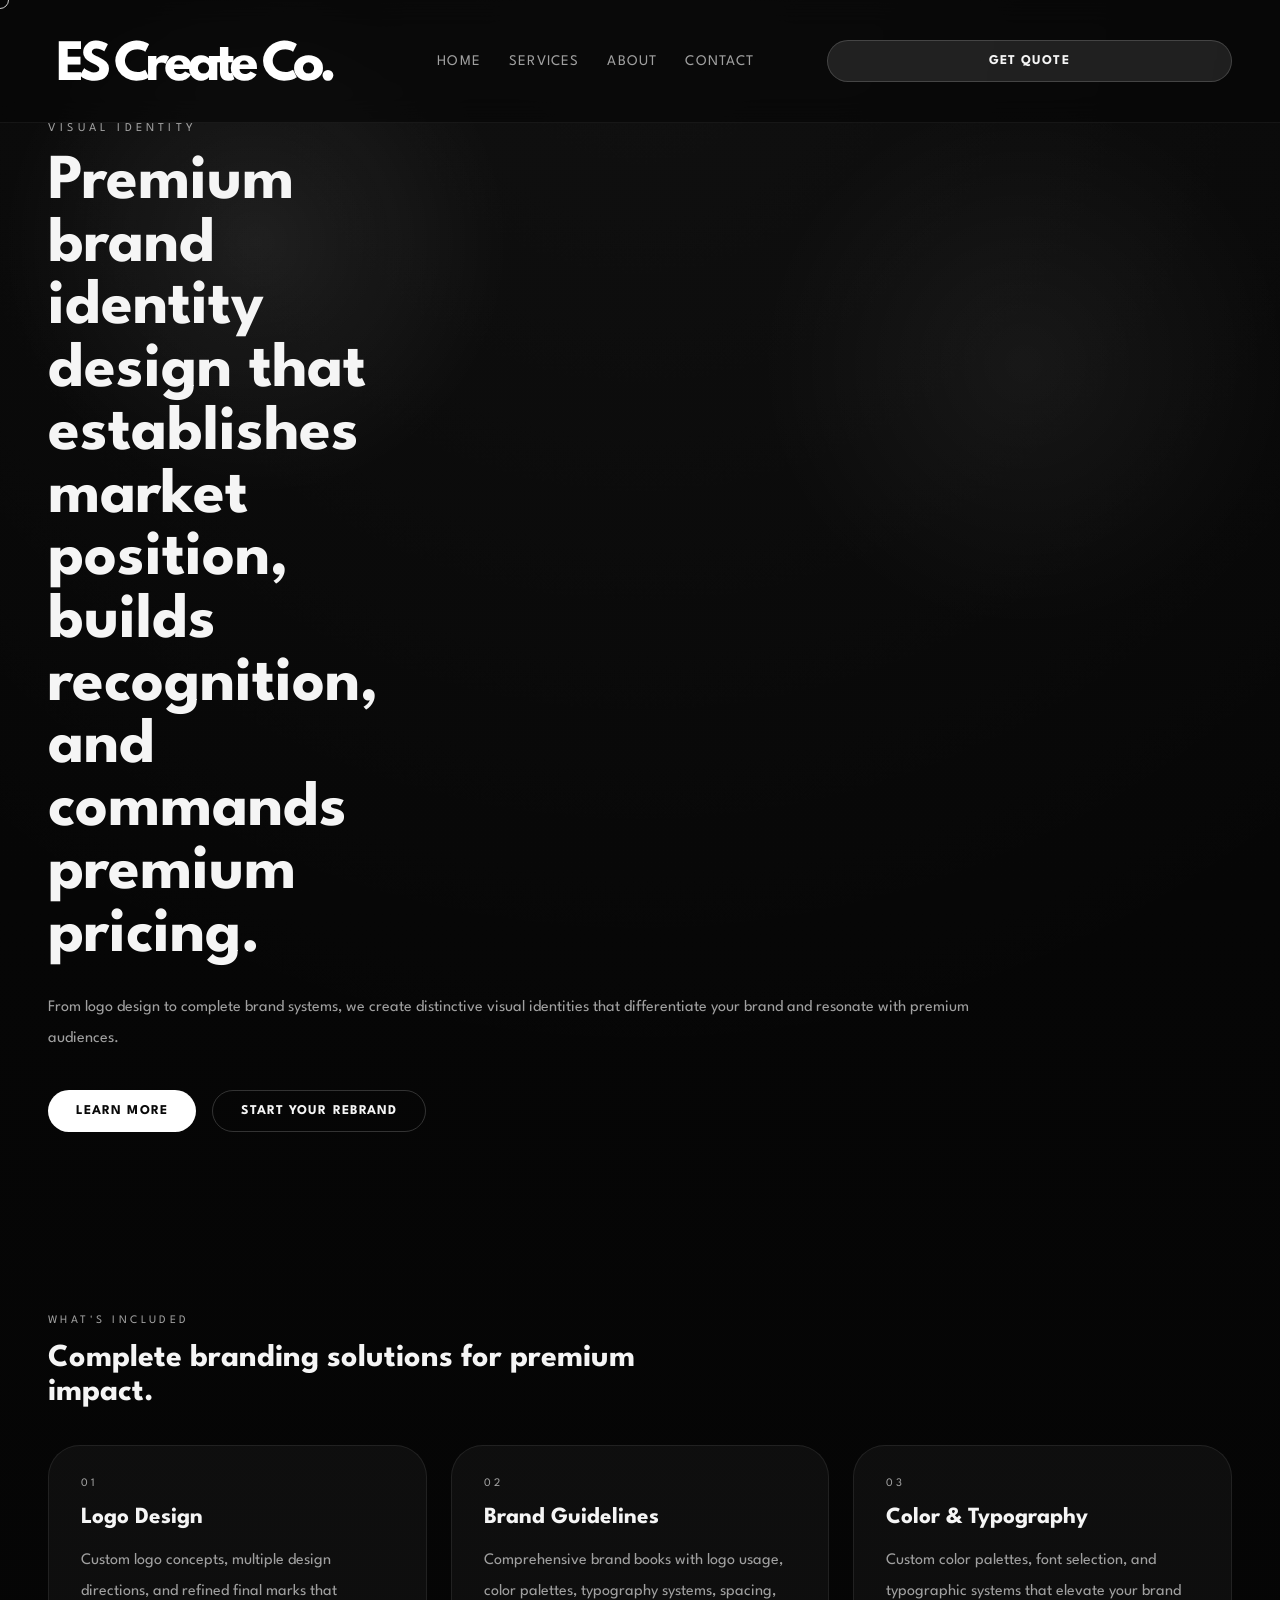
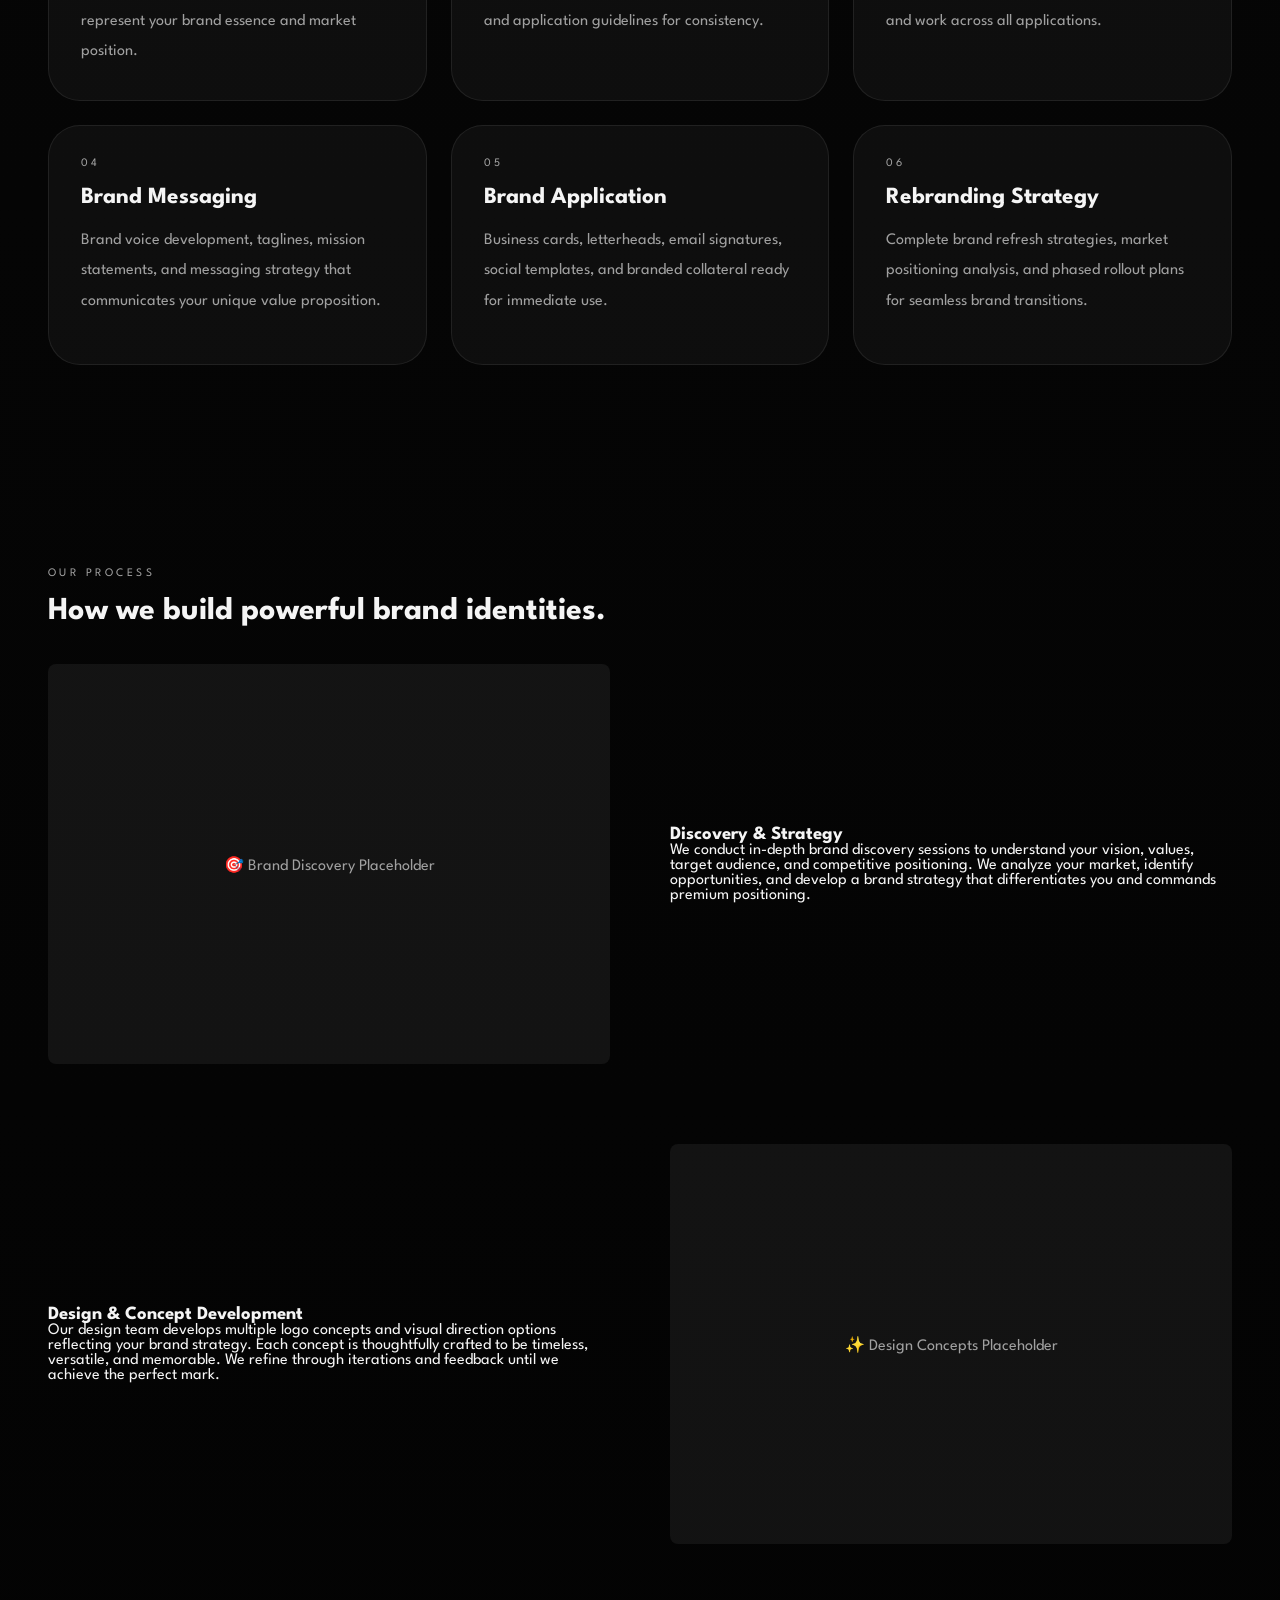
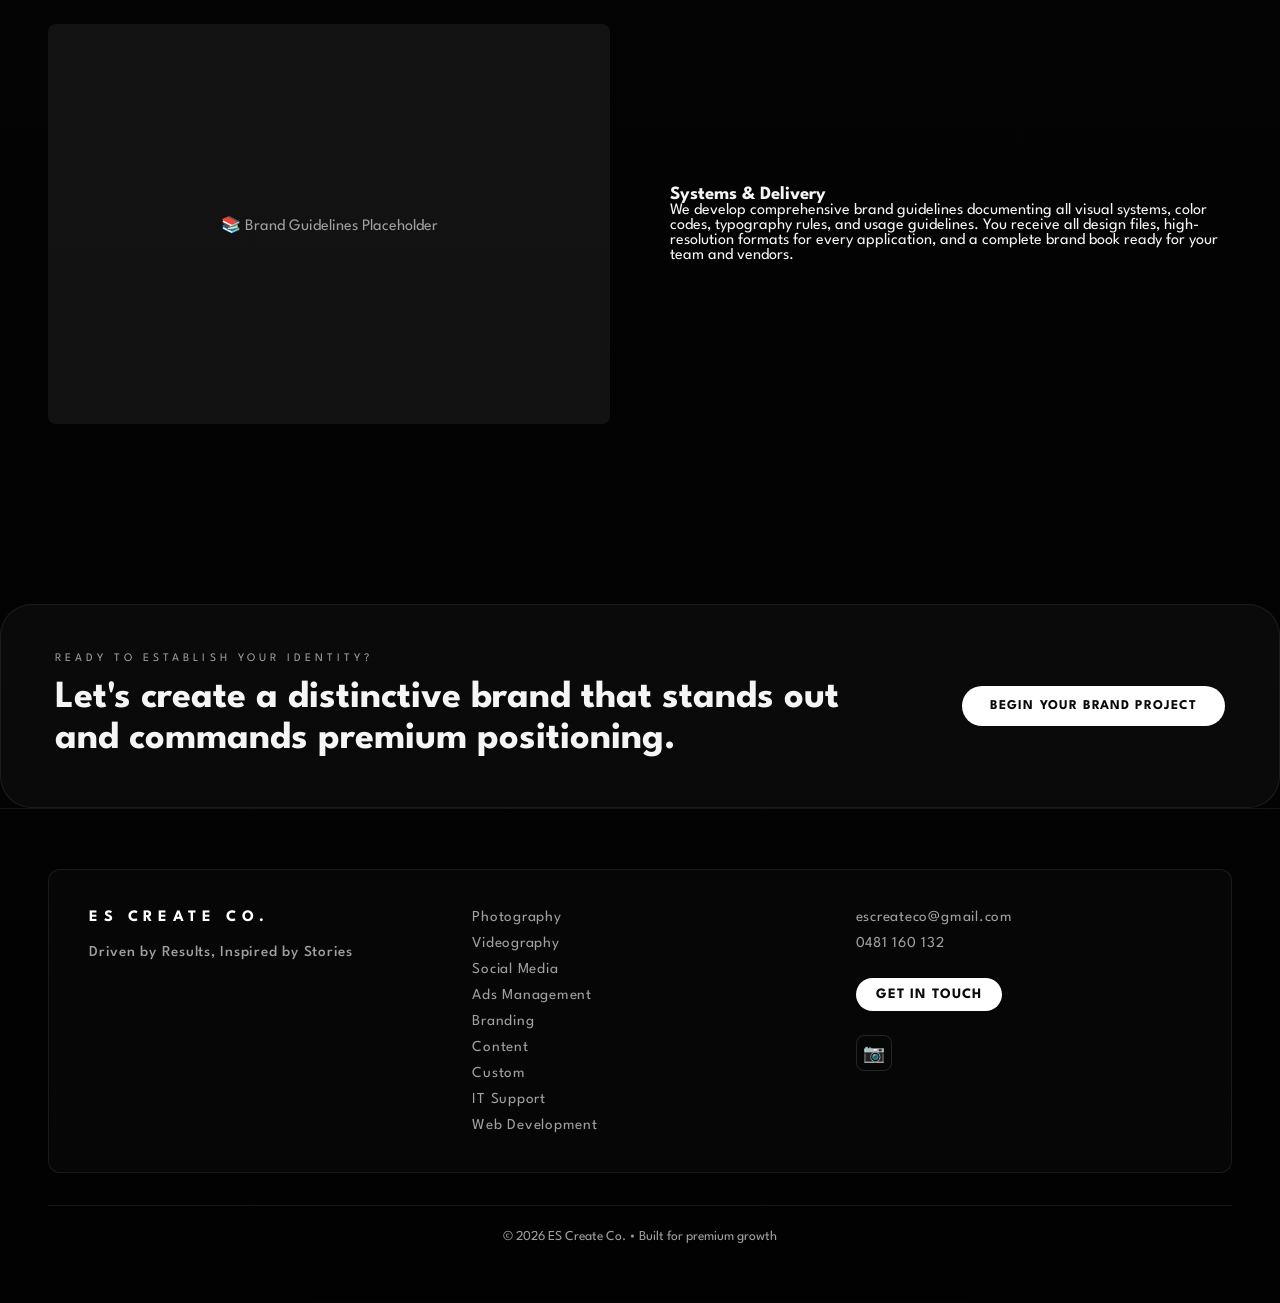
<file: logo-design.html>
<!DOCTYPE html>
<html lang="en">
<head>
    <meta charset="UTF-8">
    <meta name="viewport" content="width=device-width, initial-scale=1.0">
    <title>Logo Design & Branding | ES Create Co.</title>
    <meta name="description" content="Premium logo design, brand identity systems, visual guidelines, and professional branding for luxury brands and startups.">
    <link rel="preconnect" href="https://fonts.googleapis.com">
    <link rel="preconnect" href="https://fonts.gstatic.com" crossorigin>
    <link href="https://fonts.googleapis.com/css2?family=League+Spartan:wght@500;600;700;800;900&display=swap" rel="stylesheet">
    <link rel="stylesheet" href="css/styles.css">
    <style>
        .showcase-item {
            display: grid;
            grid-template-columns: 1fr 1fr;
            gap: 60px;
            align-items: center;
            margin-bottom: 80px;
        }
        .showcase-item .showcase-copy { order: 1; }
        .showcase-item .showcase-image { order: 2; margin-bottom: 0 !important; min-height: 400px !important; }
        .showcase-item:nth-child(even) .showcase-copy { order: 2; }
        .showcase-item:nth-child(even) .showcase-image { order: 1; }
        @media (max-width: 768px) {
            .showcase-item { grid-template-columns: 1fr; gap: 24px; }
            .showcase-item .showcase-copy,
            .showcase-item .showcase-image,
            .showcase-item:nth-child(even) .showcase-copy,
            .showcase-item:nth-child(even) .showcase-image { order: unset; }
        }
    </style>
</head>
<body>
    <div class="cursor"></div>
    <div class="mobile-overlay"></div>
    <header class="site-header">
        <a class="brand" href="index.html">
        <img src="images/logo.png" alt="ES Create Co." class="logo-img">
        </a>
        <button class="menu-toggle" aria-label="Open menu"><span></span><span></span><span></span></button>
        <nav class="site-nav">
            <a href="index.html">Home</a>
            <a href="services.html">Services</a>
            <a href="about.html">About</a>
            <a href="contact.html">Contact</a>
        </nav>
        <a class="nav-cta" href="contact.html">Get Quote</a>
    </header>

    <main>
        <section class="hero">
            <div class="hero-copy reveal">
                <p class="eyebrow">Visual Identity</p>
                <h1>Premium brand identity design that establishes market position, builds recognition, and commands premium pricing.</h1>
                <p class="hero-text">From logo design to complete brand systems, we create distinctive visual identities that differentiate your brand and resonate with premium audiences.</p>
                <div class="hero-actions">
                    <a href="#details" class="btn btn-primary">Learn More</a>
                    <a href="contact.html" class="btn btn-secondary">Start Your Rebrand</a>
                </div>
            </div>
        </section>

        <section class="service-tiles reveal" id="details">
            <div class="section-header"><span>What's Included</span><h2>Complete branding solutions for premium impact.</h2></div>
            <div class="service-grid">
                <div class="service-card">
                    <span>01</span>
                    <h3>Logo Design</h3>
                    <p>Custom logo concepts, multiple design directions, and refined final marks that represent your brand essence and market position.</p>
                </div>
                <div class="service-card">
                    <span>02</span>
                    <h3>Brand Guidelines</h3>
                    <p>Comprehensive brand books with logo usage, color palettes, typography systems, spacing, and application guidelines for consistency.</p>
                </div>
                <div class="service-card">
                    <span>03</span>
                    <h3>Color & Typography</h3>
                    <p>Custom color palettes, font selection, and typographic systems that elevate your brand and work across all applications.</p>
                </div>
                <div class="service-card">
                    <span>04</span>
                    <h3>Brand Messaging</h3>
                    <p>Brand voice development, taglines, mission statements, and messaging strategy that communicates your unique value proposition.</p>
                </div>
                <div class="service-card">
                    <span>05</span>
                    <h3>Brand Application</h3>
                    <p>Business cards, letterheads, email signatures, social templates, and branded collateral ready for immediate use.</p>
                </div>
                <div class="service-card">
                    <span>06</span>
                    <h3>Rebranding Strategy</h3>
                    <p>Complete brand refresh strategies, market positioning analysis, and phased rollout plans for seamless brand transitions.</p>
                </div>
            </div>
        </section>

        <section class="showcase reveal delay2">
            <div class="section-header"><span>Our Process</span><h2>How we build powerful brand identities.</h2></div>
            
            <div class="showcase-item">
                <div class="showcase-copy">
                    <h3>Discovery & Strategy</h3>
                    <p>We conduct in-depth brand discovery sessions to understand your vision, values, target audience, and competitive positioning. We analyze your market, identify opportunities, and develop a brand strategy that differentiates you and commands premium positioning.</p>
                </div>
                <div class="showcase-image" style="background: var(--surface); display: flex; align-items: center; justify-content: center; min-height: 400px; border-radius: 8px;">
                    <p style="color: var(--muted); text-align: center;">🎯 Brand Discovery Placeholder</p>
                </div>
            </div>

            <div class="showcase-item">
                <div class="showcase-copy">
                    <h3>Design & Concept Development</h3>
                    <p>Our design team develops multiple logo concepts and visual direction options reflecting your brand strategy. Each concept is thoughtfully crafted to be timeless, versatile, and memorable. We refine through iterations and feedback until we achieve the perfect mark.</p>
                </div>
                <div class="showcase-image" style="background: var(--surface); display: flex; align-items: center; justify-content: center; min-height: 400px; border-radius: 8px;">
                    <p style="color: var(--muted); text-align: center;">✨ Design Concepts Placeholder</p>
                </div>
            </div>

            <div class="showcase-item">
                <div class="showcase-copy">
                    <h3>Systems & Delivery</h3>
                    <p>We develop comprehensive brand guidelines documenting all visual systems, color codes, typography rules, and usage guidelines. You receive all design files, high-resolution formats for every application, and a complete brand book ready for your team and vendors.</p>
                </div>
                <div class="showcase-image" style="background: var(--surface); display: flex; align-items: center; justify-content: center; min-height: 400px; border-radius: 8px;">
                    <p style="color: var(--muted); text-align: center;">📚 Brand Guidelines Placeholder</p>
                </div>
            </div>
        </section>

        <section class="cta-section reveal delay3">
            <div>
                <span>Ready to establish your identity?</span>
                <h2>Let's create a distinctive brand that stands out and commands premium positioning.</h2>
            </div>
            <a href="contact.html" class="btn btn-primary">Begin Your Brand Project</a>
        </section>
    </main>

    <footer class="site-footer">
        <div class="footer-content">
            <div class="footer-top">
                <a href="index.html" class="brand">ES CREATE CO.</a>
                <p class="footer-tagline">Driven by Results, Inspired by Stories</p>
            </div>
            <div class="footer-services">
                <a href="photography.html">Photography</a>
                <a href="videography.html">Videography</a>
                <a href="social-media-management.html">Social Media</a>
                <a href="ads-management.html">Ads Management</a>
                <a href="logo-design.html">Branding</a>
                <a href="content-creation.html">Content</a>
                <a href="custom-requests.html">Custom</a>
                <a href="it-support.html">IT Support</a>
                <a href="website-development.html">Web Development</a>
            </div>
            <div class="footer-contact">
                <div class="footer-contact-info">
                    <a href="mailto:escreateco@gmail.com">escreateco@gmail.com</a>
                    <a href="tel:0481160132">0481 160 132</a>
                </div>
                <a href="mailto:escreateco@gmail.com" class="btn btn-primary footer-cta" style="padding: 10px 20px; font-size: 0.9rem; width: fit-content;">Get in Touch</a>
                <div class="footer-socials">
                    <a href="https://instagram.com" target="_blank" title="Instagram">📷</a>
                </div>
            </div>
        </div>
        <div class="footer-bottom">
            <p>© 2026 ES Create Co. • Built for premium growth</p>
        </div>
    </footer>
    <script src="js/script.js"></script>
</body>
</html>
</file>
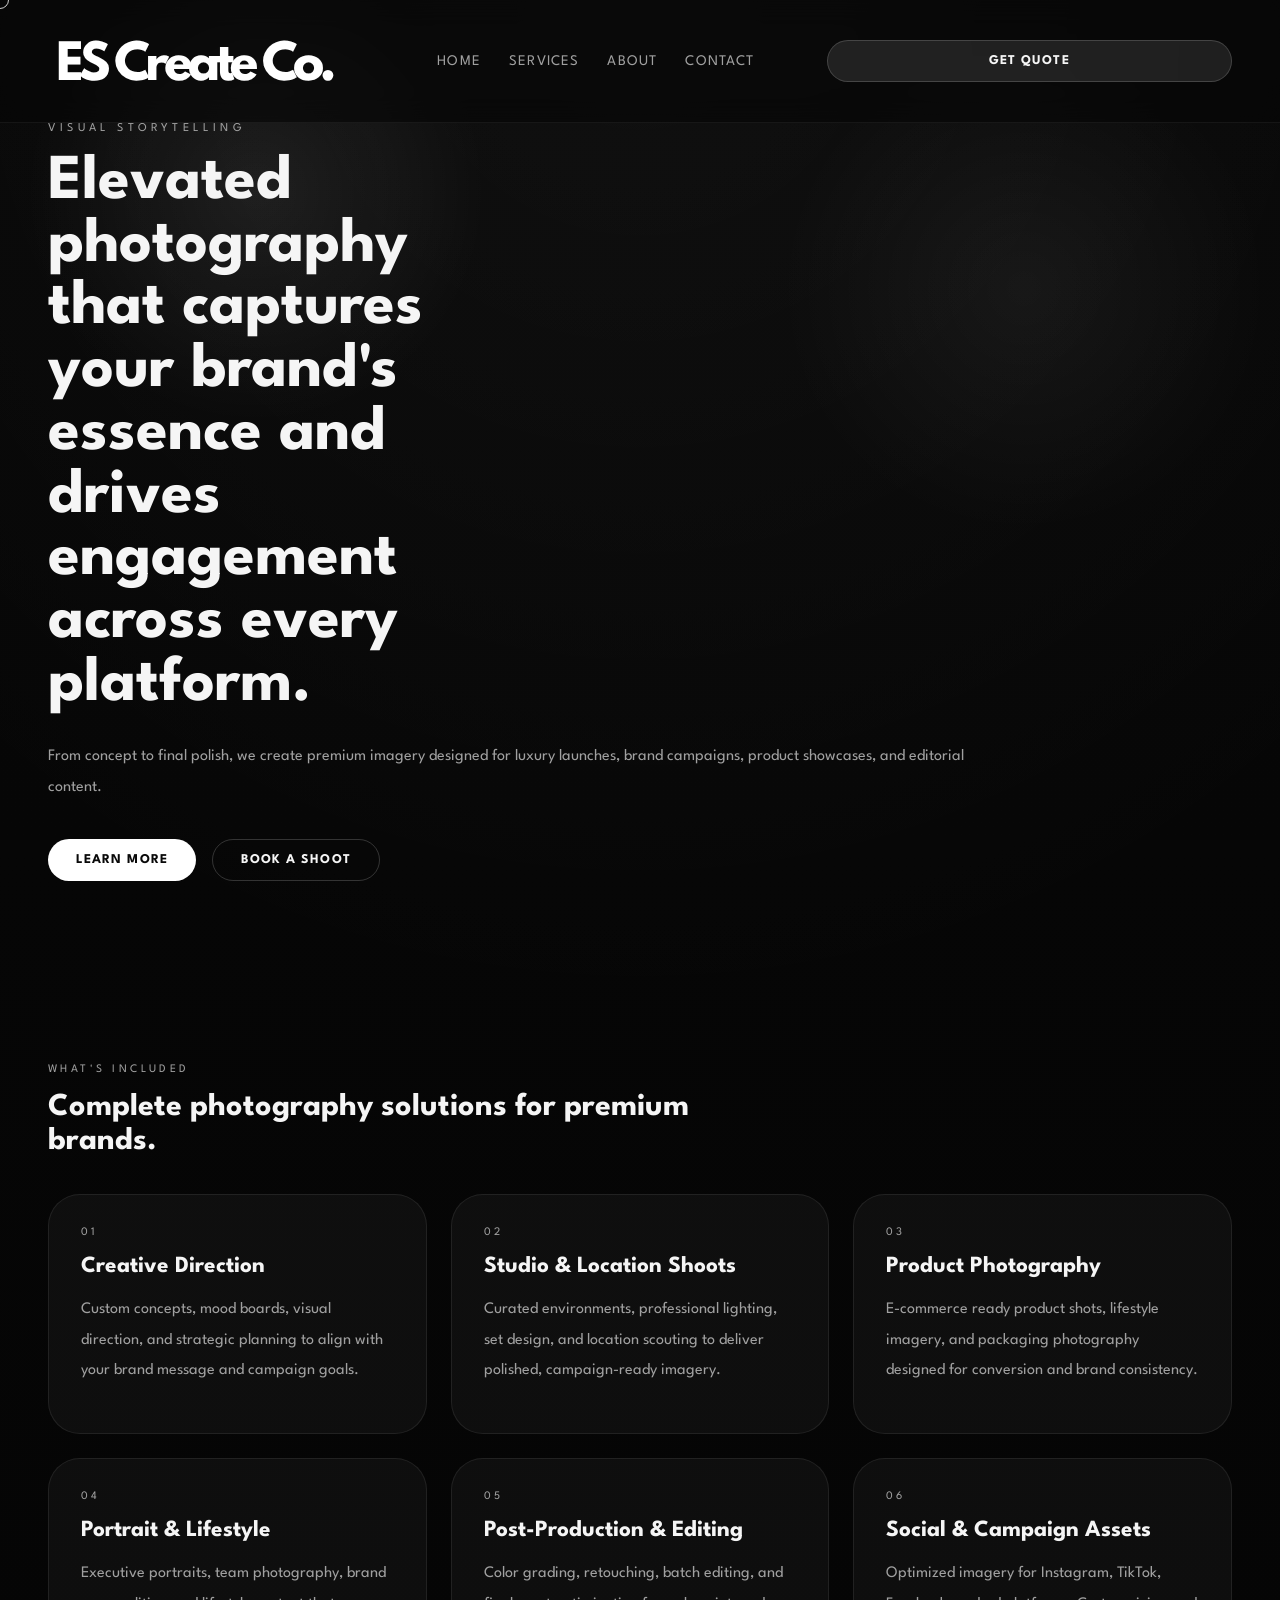
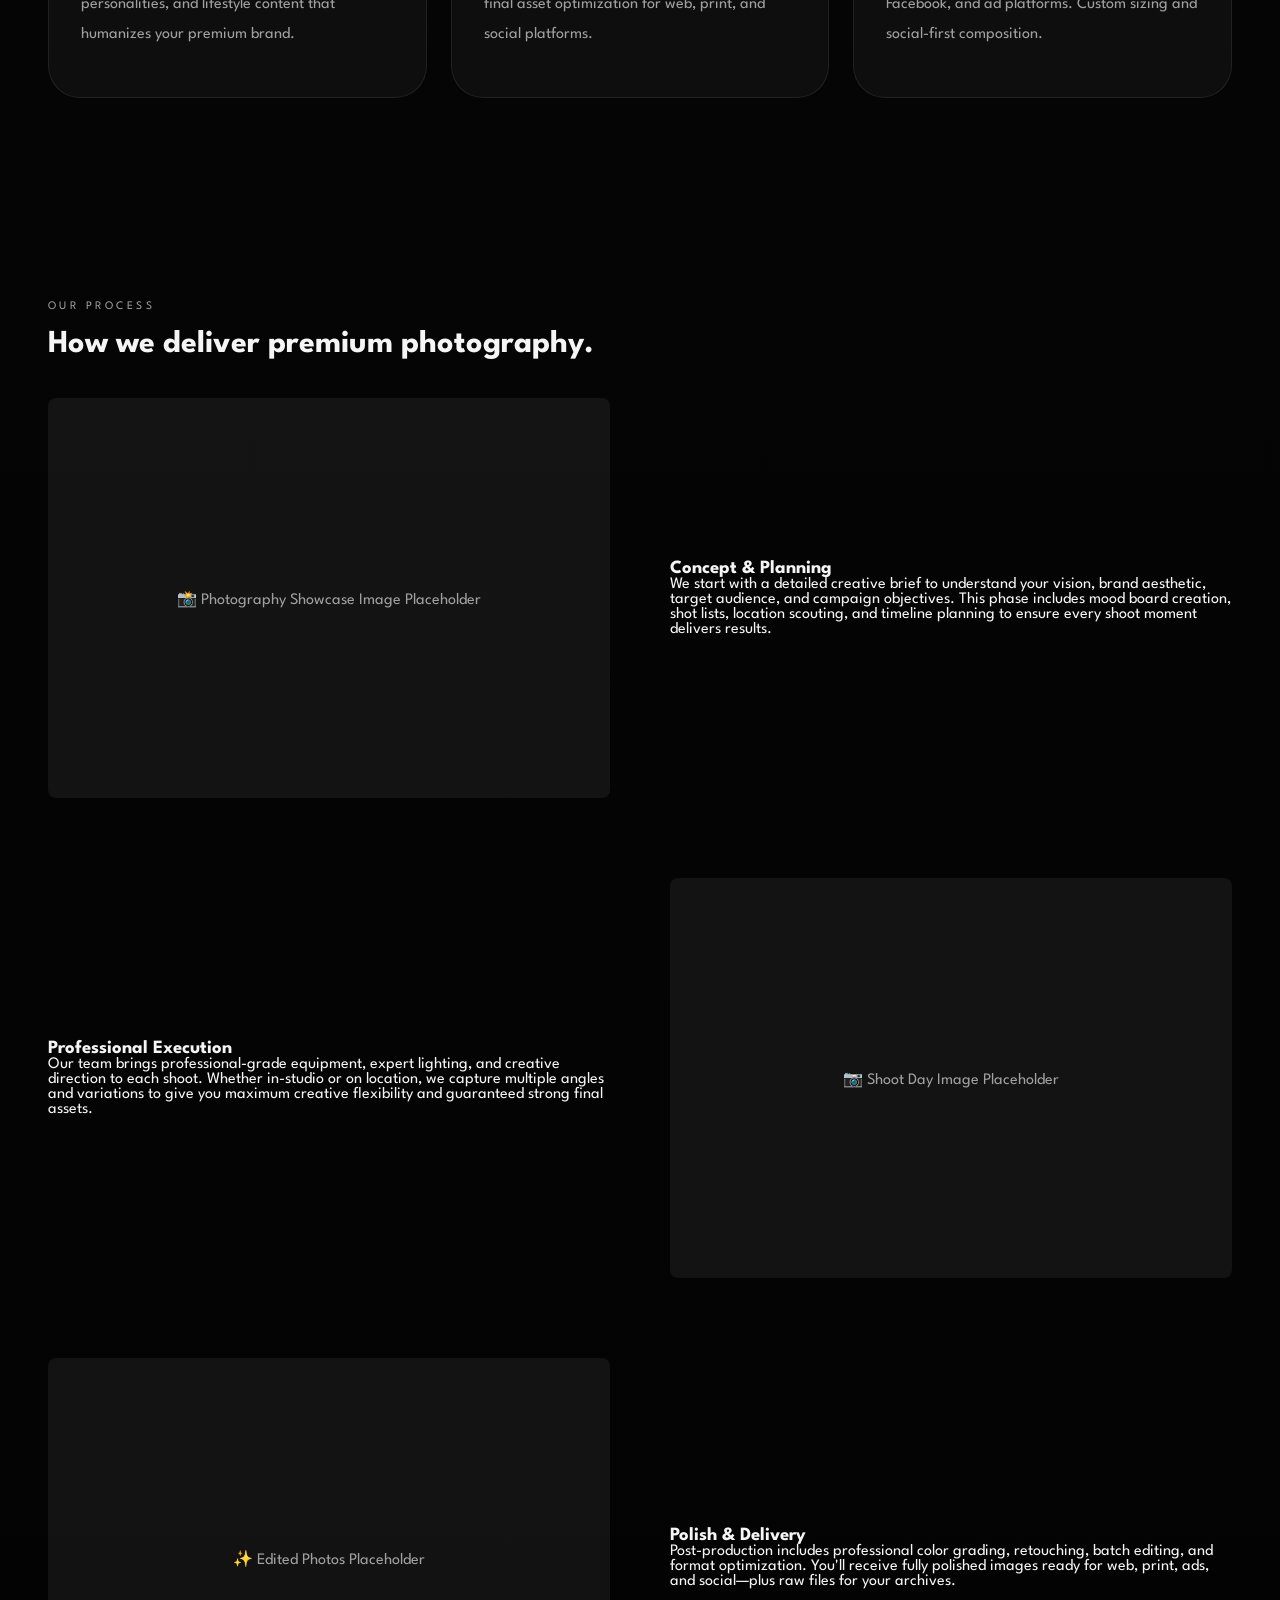
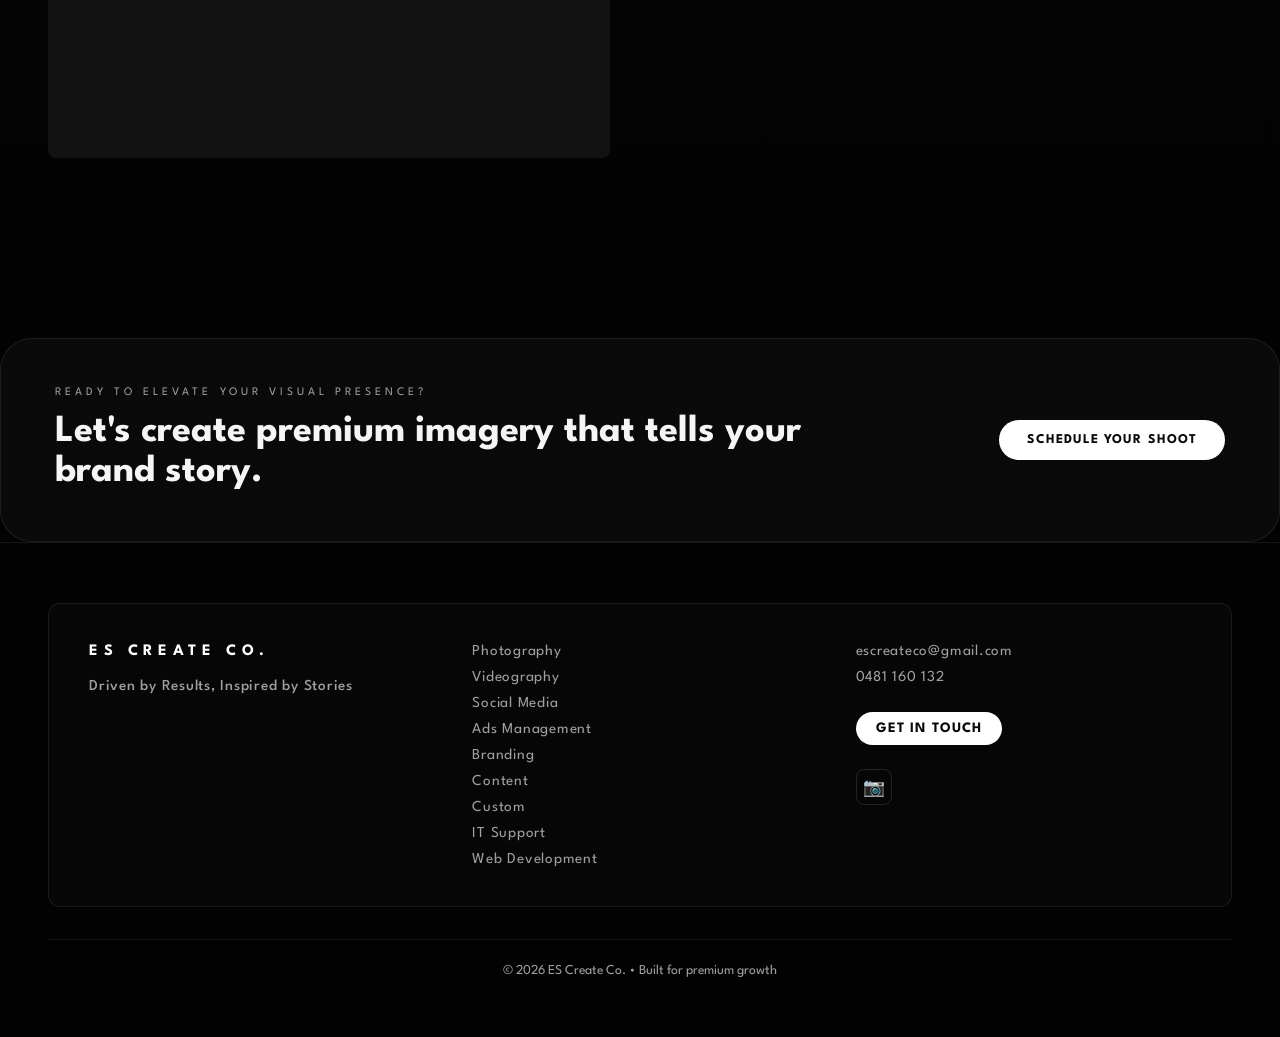
<file: photography.html>
<!DOCTYPE html>
<html lang="en">
<head>
    <meta charset="UTF-8">
    <meta name="viewport" content="width=device-width, initial-scale=1.0">
    <title>Photography Services | ES Create Co.</title>
    <meta name="description" content="Premium luxury photography for brands, launches, and premium campaigns. Creative direction, studio shoots, and polished imagery.">
    <link rel="preconnect" href="https://fonts.googleapis.com">
    <link rel="preconnect" href="https://fonts.gstatic.com" crossorigin>
    <link href="https://fonts.googleapis.com/css2?family=League+Spartan:wght@500;600;700;800;900&display=swap" rel="stylesheet">
    <link rel="stylesheet" href="css/styles.css">

    <style>
        /* Side-by-side showcase layout override */
        .showcase-item {
            display: grid;
            grid-template-columns: 1fr 1fr;
            gap: 60px;
            align-items: center;
            margin-bottom: 80px;
        }

        .showcase-item .showcase-copy {
            order: 1;
        }

        .showcase-item .showcase-image {
            order: 2;
            margin-bottom: 0 !important;
            min-height: 400px !important;
        }

        /* Alternate layout every other item for visual variety */
        .showcase-item:nth-child(even) .showcase-copy {
            order: 2;
        }

        .showcase-item:nth-child(even) .showcase-image {
            order: 1;
        }

        @media (max-width: 768px) {
            .showcase-item {
                grid-template-columns: 1fr;
                gap: 24px;
            }

            .showcase-item .showcase-copy,
            .showcase-item .showcase-image,
            .showcase-item:nth-child(even) .showcase-copy,
            .showcase-item:nth-child(even) .showcase-image {
                order: unset;
            }
        }
    </style>
</head>
<body>
    <div class="cursor"></div>
    <div class="mobile-overlay"></div>
    <header class="site-header">
        <a class="brand" href="index.html">
        <img src="images/logo.png" alt="ES Create Co." class="logo-img">
        </a>
        <button class="menu-toggle" aria-label="Open menu"><span></span><span></span><span></span></button>
        <nav class="site-nav">
            <a href="index.html">Home</a>
            <a href="services.html">Services</a>
            <a href="about.html">About</a>
            <a href="contact.html">Contact</a>
        </nav>
        <a class="nav-cta" href="contact.html">Get Quote</a>
    </header>

    <main>
        <section class="hero">
            <div class="hero-copy reveal">
                <p class="eyebrow">Visual Storytelling</p>
                <h1>Elevated photography that captures your brand's essence and drives engagement across every platform.</h1>
                <p class="hero-text">From concept to final polish, we create premium imagery designed for luxury launches, brand campaigns, product showcases, and editorial content.</p>
                <div class="hero-actions">
                    <a href="#details" class="btn btn-primary">Learn More</a>
                    <a href="contact.html" class="btn btn-secondary">Book a Shoot</a>
                </div>
            </div>
        </section>

        <section class="service-tiles reveal" id="details">
            <div class="section-header"><span>What's Included</span><h2>Complete photography solutions for premium brands.</h2></div>
            <div class="service-grid">
                <div class="service-card">
                    <span>01</span>
                    <h3>Creative Direction</h3>
                    <p>Custom concepts, mood boards, visual direction, and strategic planning to align with your brand message and campaign goals.</p>
                </div>
                <div class="service-card">
                    <span>02</span>
                    <h3>Studio & Location Shoots</h3>
                    <p>Curated environments, professional lighting, set design, and location scouting to deliver polished, campaign-ready imagery.</p>
                </div>
                <div class="service-card">
                    <span>03</span>
                    <h3>Product Photography</h3>
                    <p>E-commerce ready product shots, lifestyle imagery, and packaging photography designed for conversion and brand consistency.</p>
                </div>
                <div class="service-card">
                    <span>04</span>
                    <h3>Portrait & Lifestyle</h3>
                    <p>Executive portraits, team photography, brand personalities, and lifestyle content that humanizes your premium brand.</p>
                </div>
                <div class="service-card">
                    <span>05</span>
                    <h3>Post-Production & Editing</h3>
                    <p>Color grading, retouching, batch editing, and final asset optimization for web, print, and social platforms.</p>
                </div>
                <div class="service-card">
                    <span>06</span>
                    <h3>Social & Campaign Assets</h3>
                    <p>Optimized imagery for Instagram, TikTok, Facebook, and ad platforms. Custom sizing and social-first composition.</p>
                </div>
            </div>
        </section>

        <section class="showcase reveal delay2">
            <div class="section-header"><span>Our Process</span><h2>How we deliver premium photography.</h2></div>
            
            <div class="showcase-item">
                <div class="showcase-copy">
                    <h3>Concept & Planning</h3>
                    <p>We start with a detailed creative brief to understand your vision, brand aesthetic, target audience, and campaign objectives. This phase includes mood board creation, shot lists, location scouting, and timeline planning to ensure every shoot moment delivers results.</p>
                </div>
                <div class="showcase-image" style="background: var(--surface); display: flex; align-items: center; justify-content: center; min-height: 400px; border-radius: 8px;">
                    <p style="color: var(--muted); text-align: center;">📸 Photography Showcase Image Placeholder</p>
                </div>
            </div>

            <div class="showcase-item">
                <div class="showcase-copy">
                    <h3>Professional Execution</h3>
                    <p>Our team brings professional-grade equipment, expert lighting, and creative direction to each shoot. Whether in-studio or on location, we capture multiple angles and variations to give you maximum creative flexibility and guaranteed strong final assets.</p>
                </div>
                <div class="showcase-image" style="background: var(--surface); display: flex; align-items: center; justify-content: center; min-height: 400px; border-radius: 8px;">
                    <p style="color: var(--muted); text-align: center;">📷 Shoot Day Image Placeholder</p>
                </div>
            </div>

            <div class="showcase-item">
                <div class="showcase-copy">
                    <h3>Polish & Delivery</h3>
                    <p>Post-production includes professional color grading, retouching, batch editing, and format optimization. You'll receive fully polished images ready for web, print, ads, and social—plus raw files for your archives.</p>
                </div>
                <div class="showcase-image" style="background: var(--surface); display: flex; align-items: center; justify-content: center; min-height: 400px; border-radius: 8px;">
                    <p style="color: var(--muted); text-align: center;">✨ Edited Photos Placeholder</p>
                </div>
            </div>
        </section>

        <section class="cta-section reveal delay3">
            <div>
                <span>Ready to elevate your visual presence?</span>
                <h2>Let's create premium imagery that tells your brand story.</h2>
            </div>
            <a href="contact.html" class="btn btn-primary">Schedule Your Shoot</a>
        </section>
    </main>

    <footer class="site-footer">
        <div class="footer-content">
            <div class="footer-top">
                <a href="index.html" class="brand">ES CREATE CO.</a>
                <p class="footer-tagline">Driven by Results, Inspired by Stories</p>
            </div>

            <div class="footer-services">
                <a href="photography.html">Photography</a>
                <a href="videography.html">Videography</a>
                <a href="social-media-management.html">Social Media</a>
                <a href="ads-management.html">Ads Management</a>
                <a href="logo-design.html">Branding</a>
                <a href="content-creation.html">Content</a>
                <a href="custom-requests.html">Custom</a>
                <a href="it-support.html">IT Support</a>
                <a href="website-development.html">Web Development</a>
            </div>

            <div class="footer-contact">
                <div class="footer-contact-info">
                    <a href="mailto:escreateco@gmail.com">escreateco@gmail.com</a>
                    <a href="tel:0481160132">0481 160 132</a>
                </div>
                <a href="mailto:escreateco@gmail.com" class="btn btn-primary footer-cta" style="padding: 10px 20px; font-size: 0.9rem; width: fit-content;">Get in Touch</a>
                <div class="footer-socials">
                    <a href="https://instagram.com" target="_blank" title="Instagram">📷</a>
                </div>
            </div>
        </div>
        <div class="footer-bottom">
            <p>© 2026 ES Create Co. • Built for premium growth</p>
        </div>
    </footer>
    <script src="js/script.js"></script>
</body>
</html>
</file>
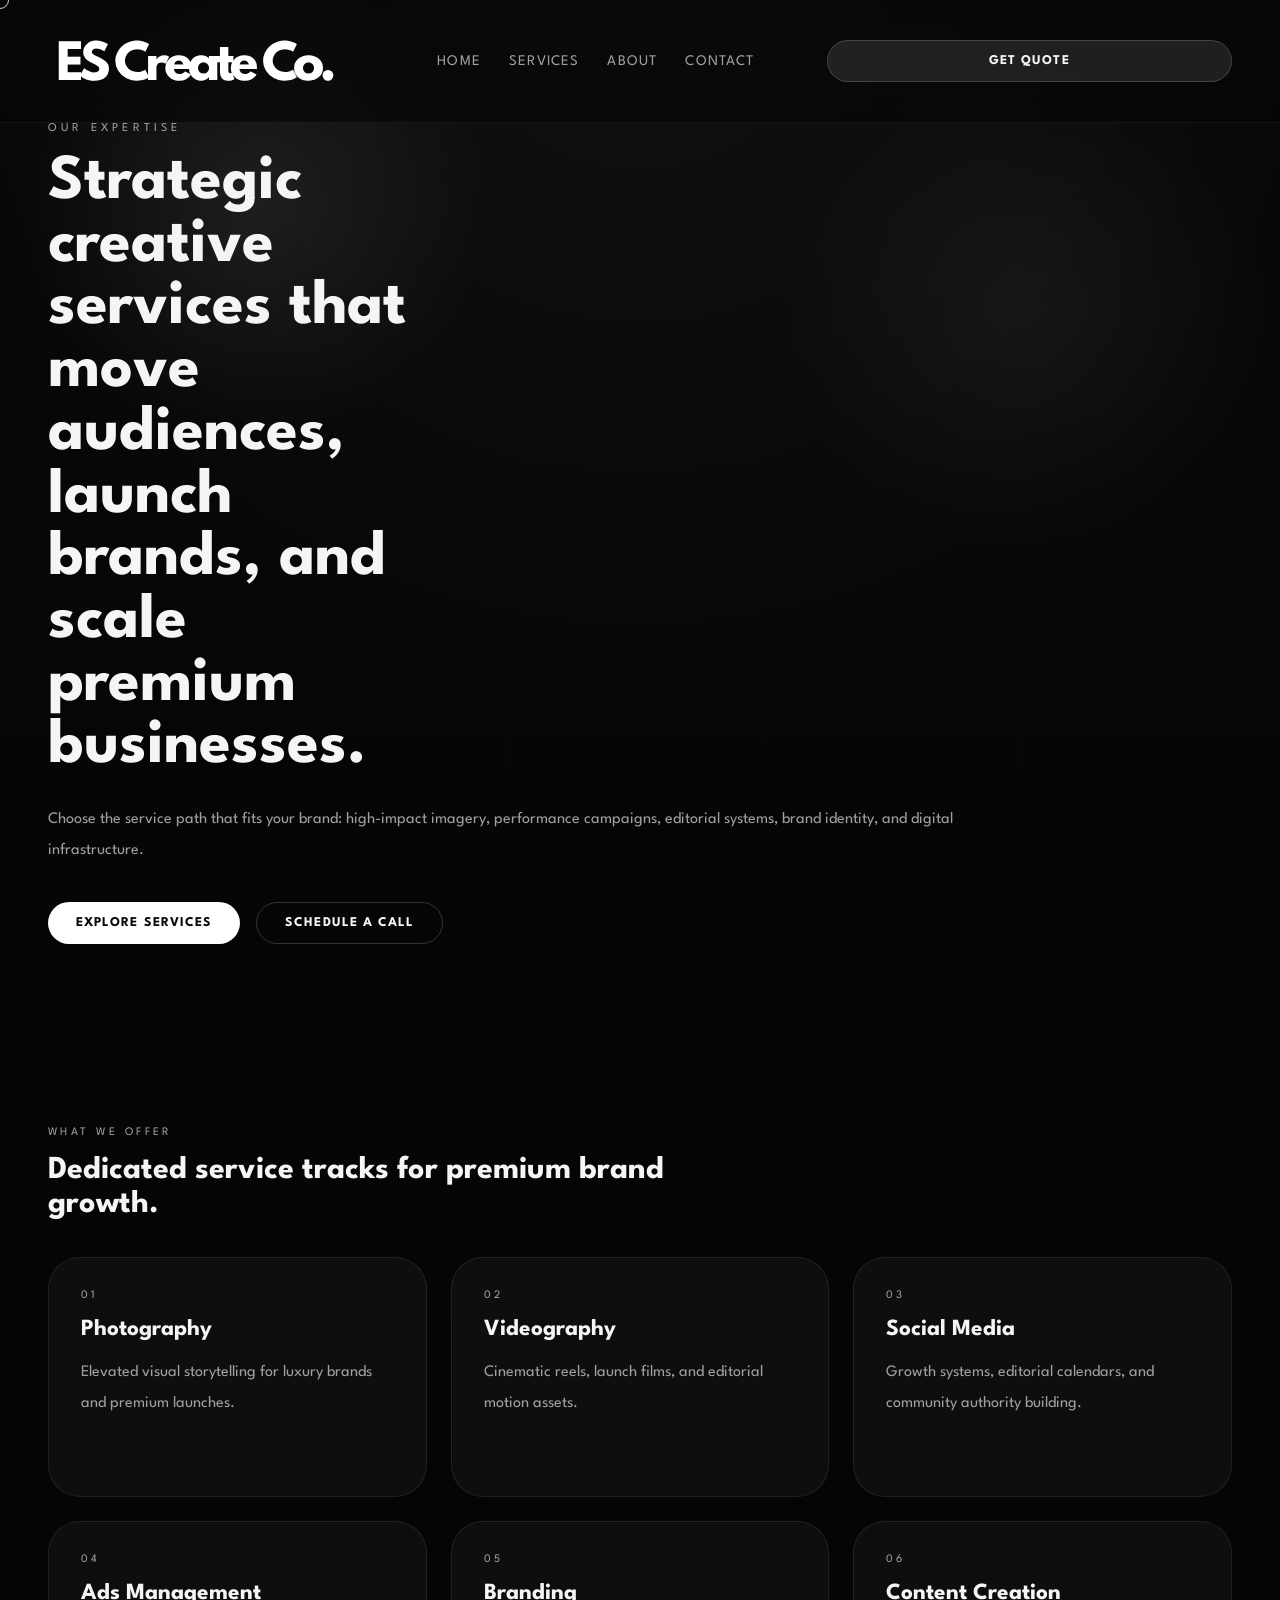
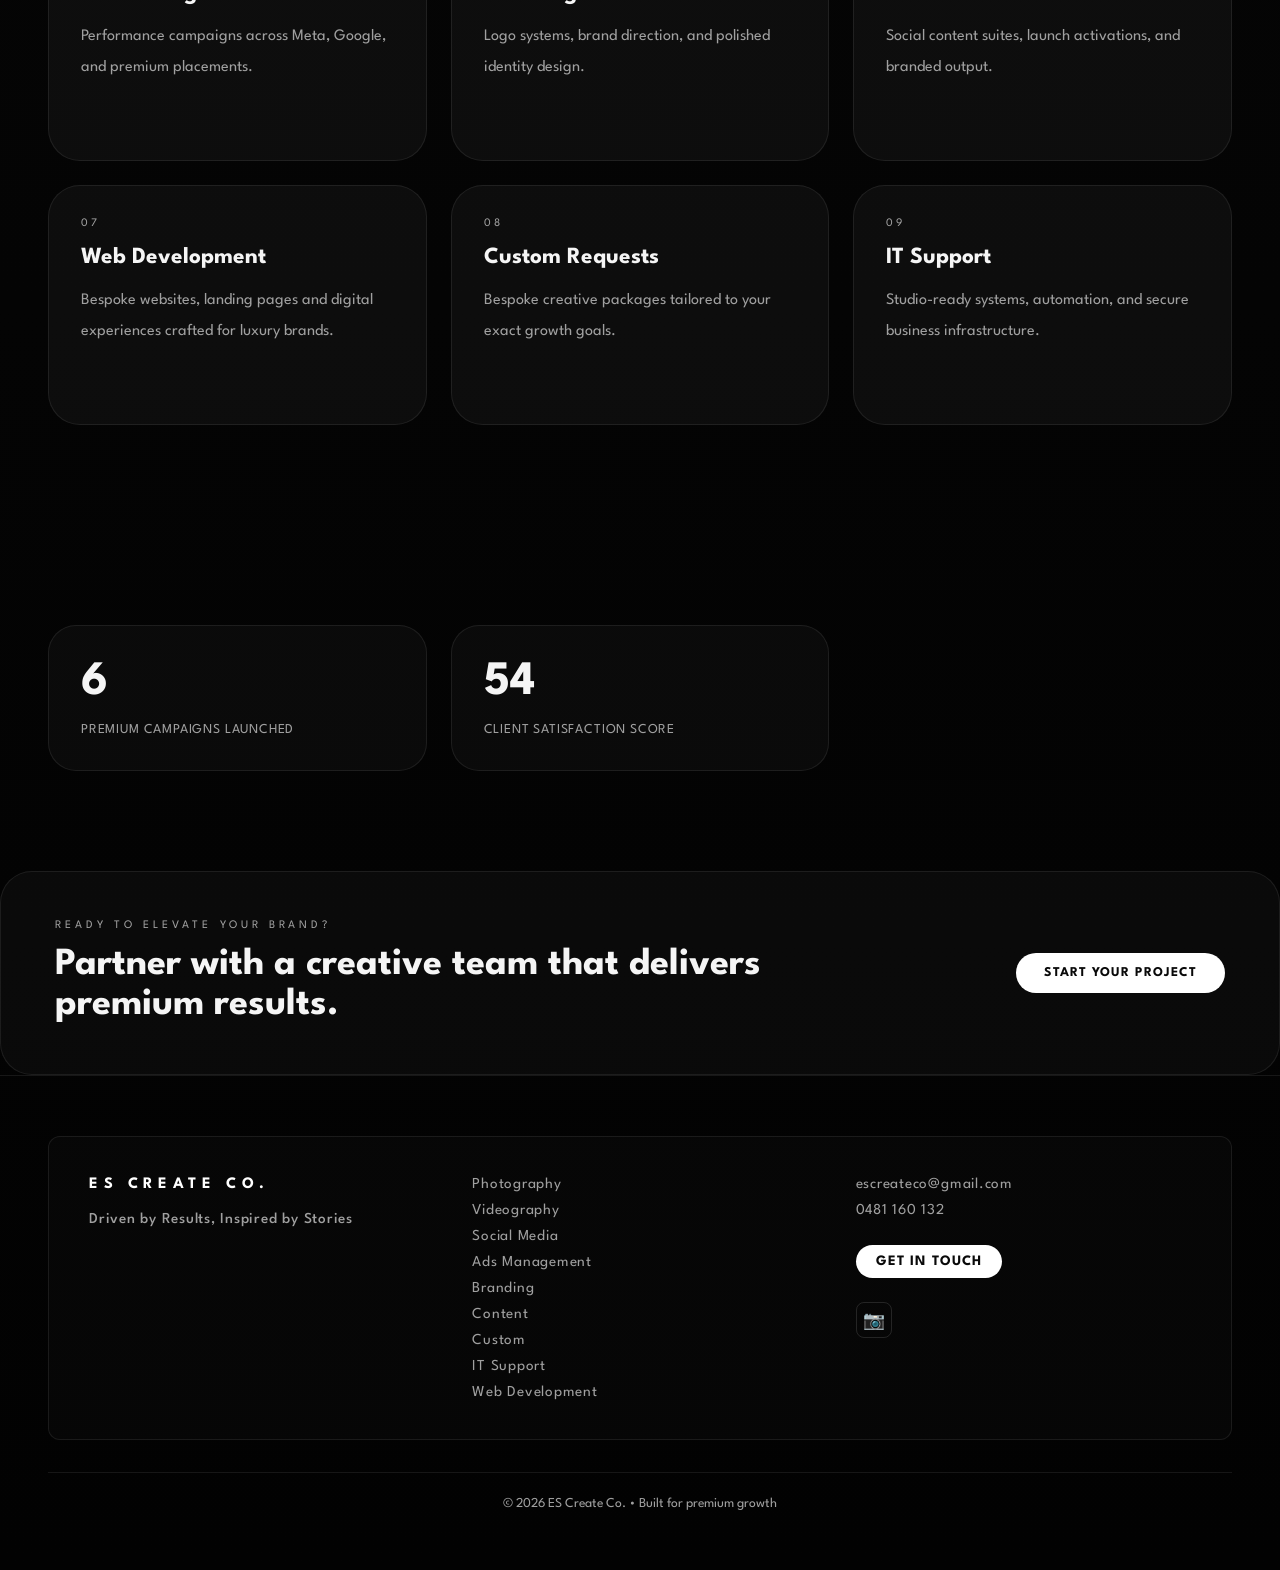
<file: services.html>
<!DOCTYPE html>
<html lang="en">
<head>
    <meta charset="UTF-8">
    <meta name="viewport" content="width=device-width, initial-scale=1.0">
    <title>Services | ES Create Co.</title>
    <meta name="description" content="Explore premium marketing services from ES Create Co. including photography, videography, social media, ads, branding, and IT support.">
    <link rel="preconnect" href="https://fonts.googleapis.com">
    <link rel="preconnect" href="https://fonts.gstatic.com" crossorigin>
    <link href="https://fonts.googleapis.com/css2?family=League+Spartan:wght@500;600;700;800;900&display=swap" rel="stylesheet">
    <link rel="stylesheet" href="css/styles.css">
</head>
<body>
    <div class="cursor"></div>
    <div class="mobile-overlay"></div>
    <header class="site-header">
        <a class="brand" href="index.html">
        <img src="images/logo.png" alt="ES Create Co." class="logo-img">
        </a>
        <button class="menu-toggle" aria-label="Open menu"><span></span><span></span><span></span></button>
        <nav class="site-nav">
            <a href="index.html">Home</a>
            <a href="services.html">Services</a>
            <a href="about.html">About</a>
            <a href="contact.html">Contact</a>
        </nav>
        <a class="nav-cta" href="contact.html">Get Quote</a>
    </header>

    <main>
        <section class="hero">
            <div class="hero-copy reveal">
                <p class="eyebrow">Our expertise</p>
                <h1>Strategic creative services that move audiences, launch brands, and scale premium businesses.</h1>
                <p class="hero-text">Choose the service path that fits your brand: high-impact imagery, performance campaigns, editorial systems, brand identity, and digital infrastructure.</p>
                <div class="hero-actions">
                    <a href="#services" class="btn btn-primary">Explore Services</a>
                    <a href="contact.html" class="btn btn-secondary">Schedule a Call</a>
                </div>
            </div>
        </section>

        <section class="service-tiles reveal" id="services">
            <div class="section-header"><span>What we offer</span><h2>Dedicated service tracks for premium brand growth.</h2></div>
            <div class="service-grid">
                <a href="photography.html" class="service-card"><span>01</span><h3>Photography</h3><p>Elevated visual storytelling for luxury brands and premium launches.</p></a>
                <a href="videography.html" class="service-card"><span>02</span><h3>Videography</h3><p>Cinematic reels, launch films, and editorial motion assets.</p></a>
                <a href="social-media-management.html" class="service-card"><span>03</span><h3>Social Media</h3><p>Growth systems, editorial calendars, and community authority building.</p></a>
                <a href="ads-management.html" class="service-card"><span>04</span><h3>Ads Management</h3><p>Performance campaigns across Meta, Google, and premium placements.</p></a>
                <a href="logo-design.html" class="service-card"><span>05</span><h3>Branding</h3><p>Logo systems, brand direction, and polished identity design.</p></a>
                <a href="content-creation.html" class="service-card"><span>06</span><h3>Content Creation</h3><p>Social content suites, launch activations, and branded output.</p></a>
                <a href="website-development.html" class="service-card"><span>07</span><h3>Web Development</h3><p>Bespoke websites, landing pages and digital experiences crafted for luxury brands.</p></a>
                <a href="custom-requests.html" class="service-card"><span>08</span><h3>Custom Requests</h3><p>Bespoke creative packages tailored to your exact growth goals.</p></a>
                <a href="it-support.html" class="service-card"><span>09</span><h3>IT Support</h3><p>Studio-ready systems, automation, and secure business infrastructure.</p></a>
            </div>
        </section>

        <section class="counters reveal delay2">
            <div class="counter-card"><h3 data-count="6">0</h3><p>Premium campaigns launched</p></div>
            <div class="counter-card"><h3 data-count="100">0</h3><p>Client satisfaction score</p></div>
        </section>

        <section class="cta-section reveal delay3">
            <div>
                <span>Ready to elevate your brand?</span>
                <h2>Partner with a creative team that delivers premium results.</h2>
            </div>
            <a href="contact.html" class="btn btn-primary">Start Your Project</a>
        </section>
    </main>

    <footer class="site-footer">
        <div class="footer-content">
            <div class="footer-top">
                <a href="index.html" class="brand">ES CREATE CO.</a>
                <p class="footer-tagline">Driven by Results, Inspired by Stories</p>
            </div>

            <div class="footer-services">
                <a href="photography.html">Photography</a>
                <a href="videography.html">Videography</a>
                <a href="social-media-management.html">Social Media</a>
                <a href="ads-management.html">Ads Management</a>
                <a href="logo-design.html">Branding</a>
                <a href="content-creation.html">Content</a>
                <a href="custom-requests.html">Custom</a>
                <a href="it-support.html">IT Support</a>
                <a href="website-development.html">Web Development</a>
            </div>

            <div class="footer-contact">
                <div class="footer-contact-info">
                    <a href="mailto:escreateco@gmail.com">escreateco@gmail.com</a>
                    <a href="tel:0481160132">0481 160 132</a>
                </div>
                <a href="mailto:escreateco@gmail.com" class="btn btn-primary footer-cta" style="padding: 10px 20px; font-size: 0.9rem; width: fit-content;">Get in Touch</a>
                <div class="footer-socials">
                    <a href="https://instagram.com" target="_blank" title="Instagram">📷</a>
                </div>
            </div>
        </div>
        <div class="footer-bottom">
            <p>© 2026 ES Create Co. • Built for premium growth</p>
        </div>
    </footer>
    <script src="js/script.js"></script>
</body>
</html>
</file>
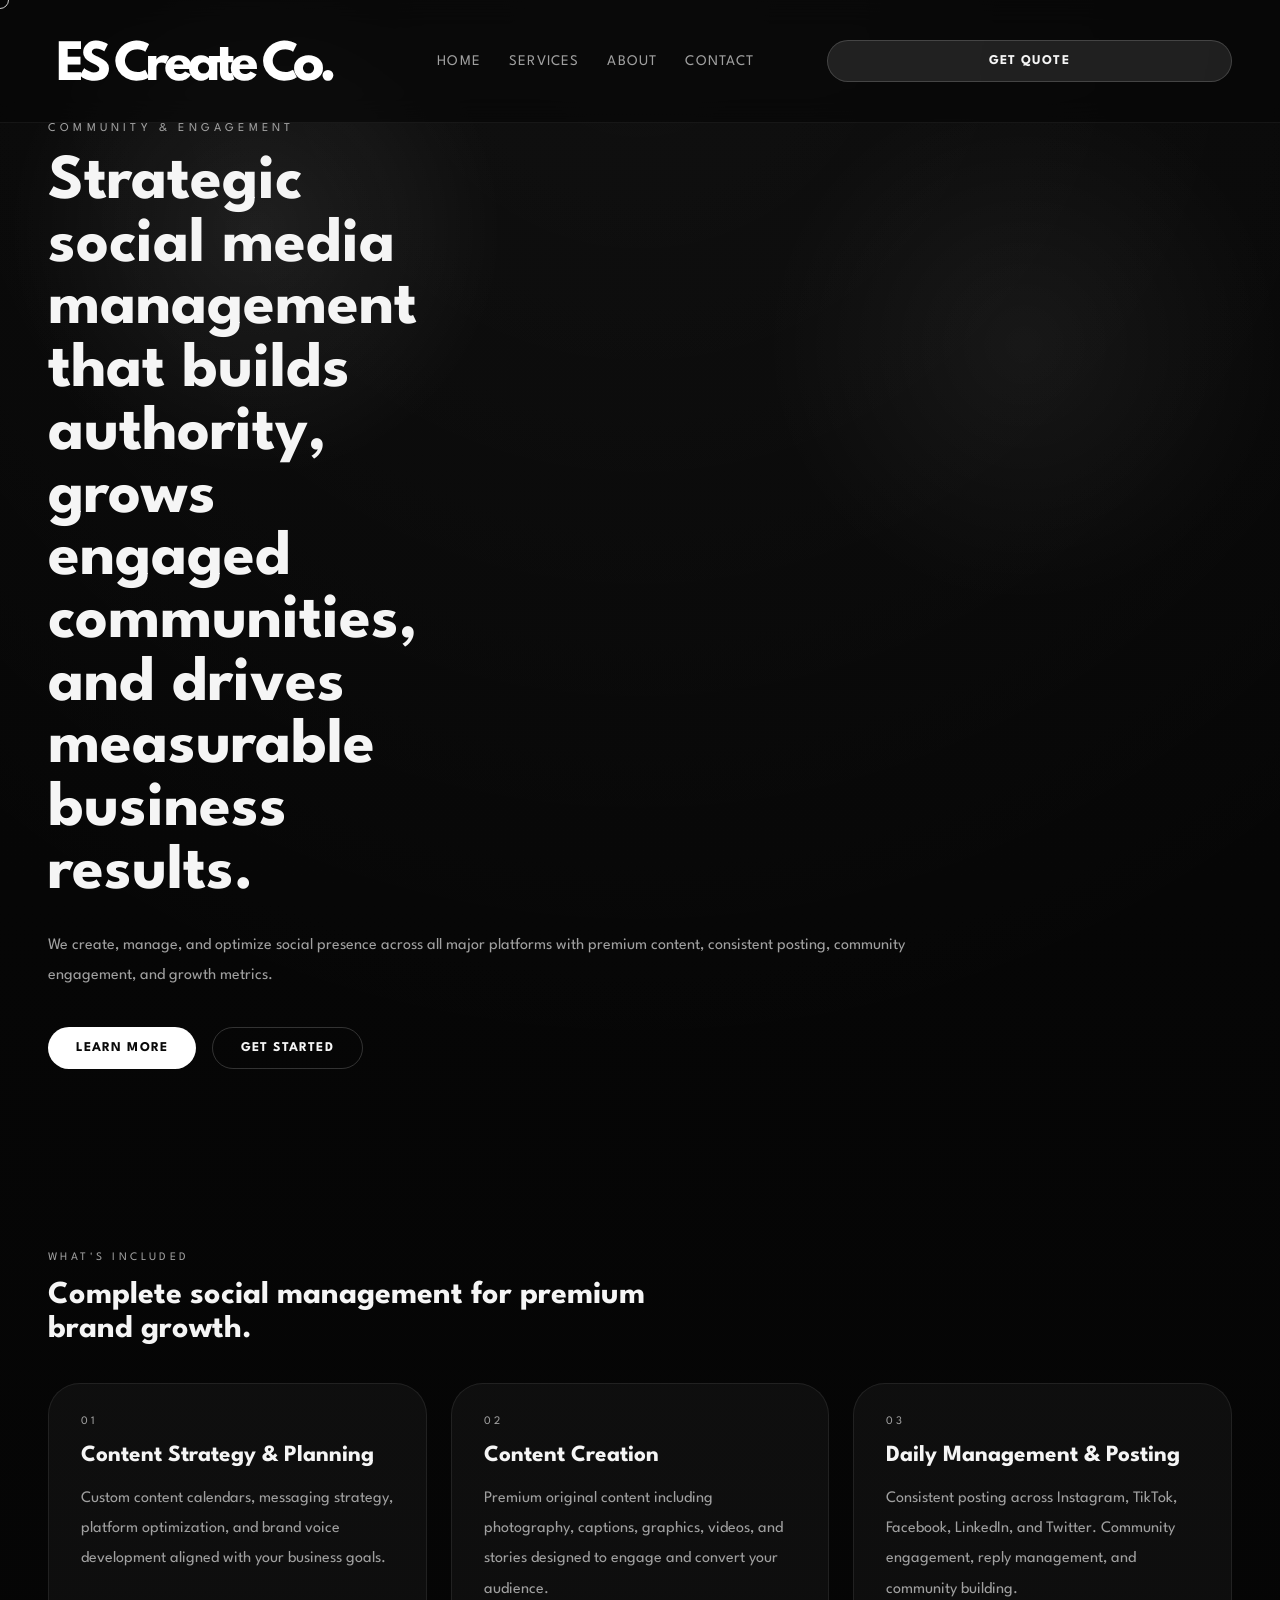
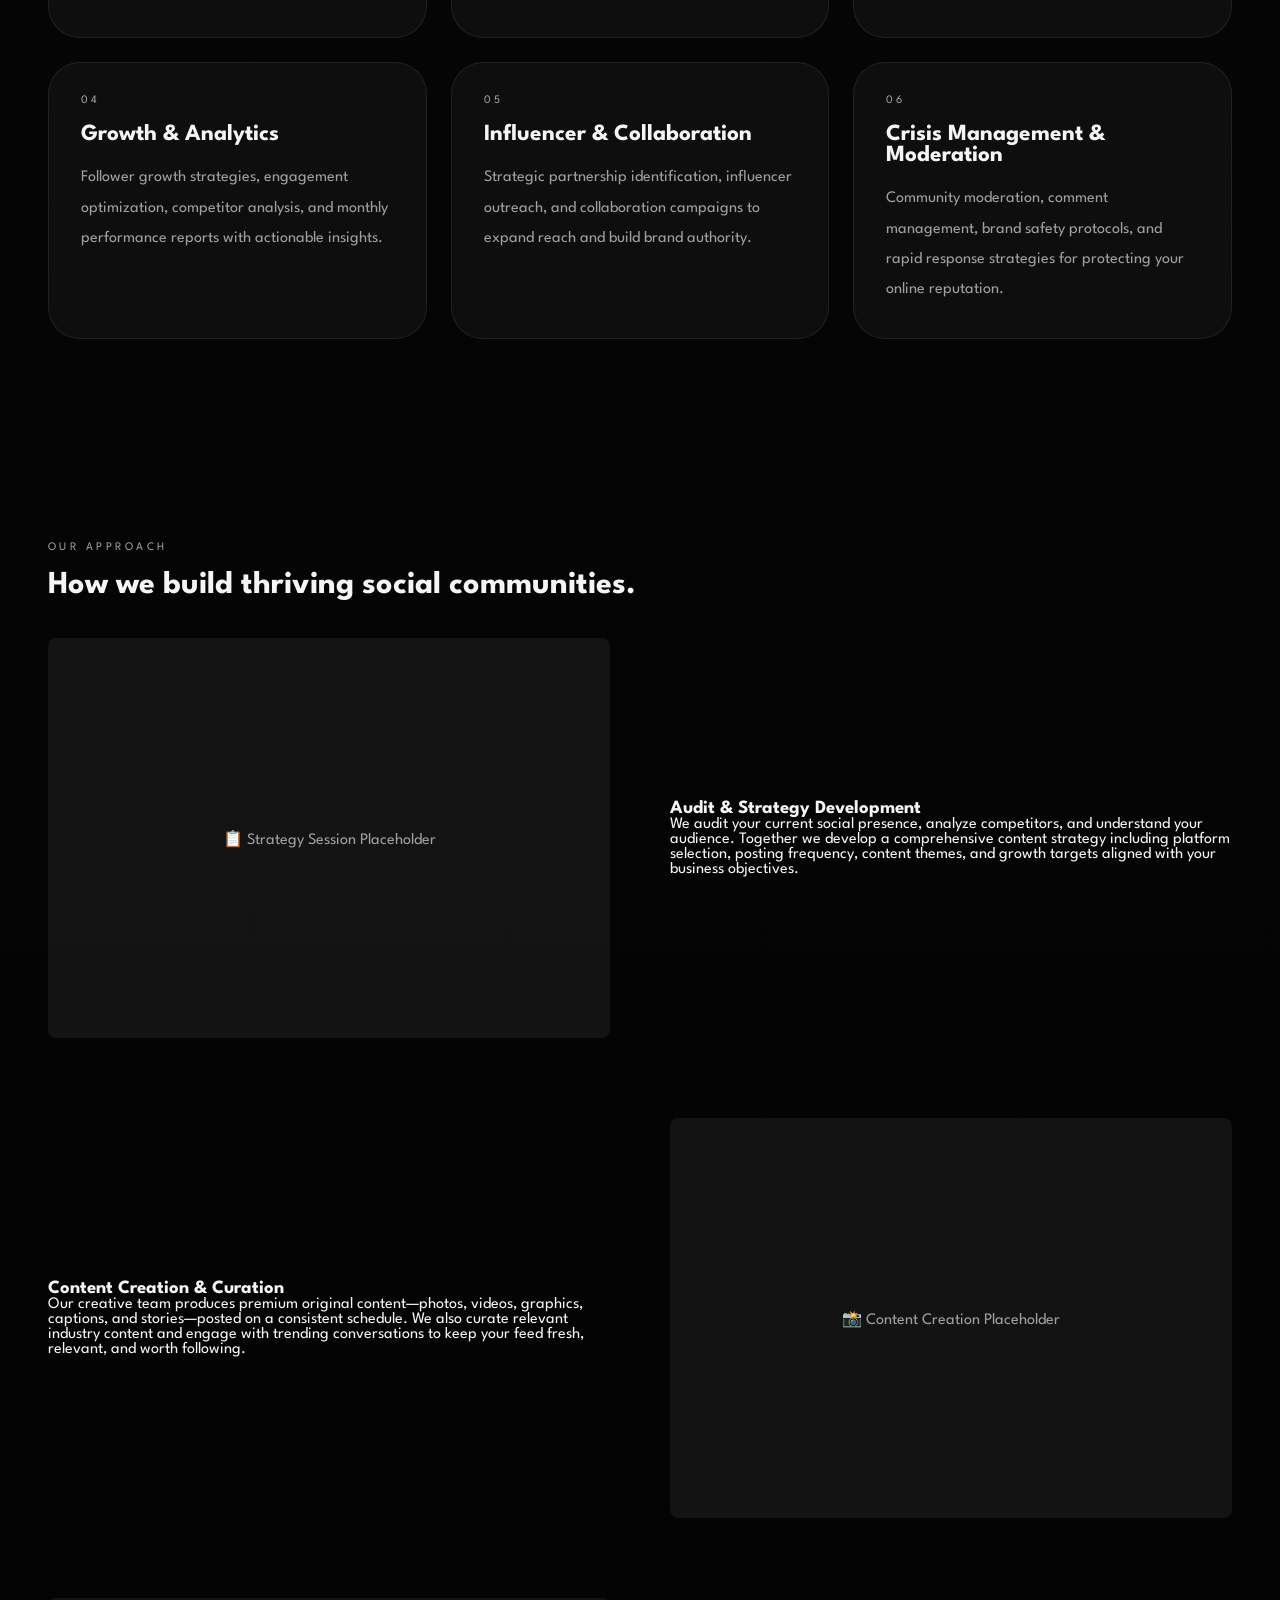
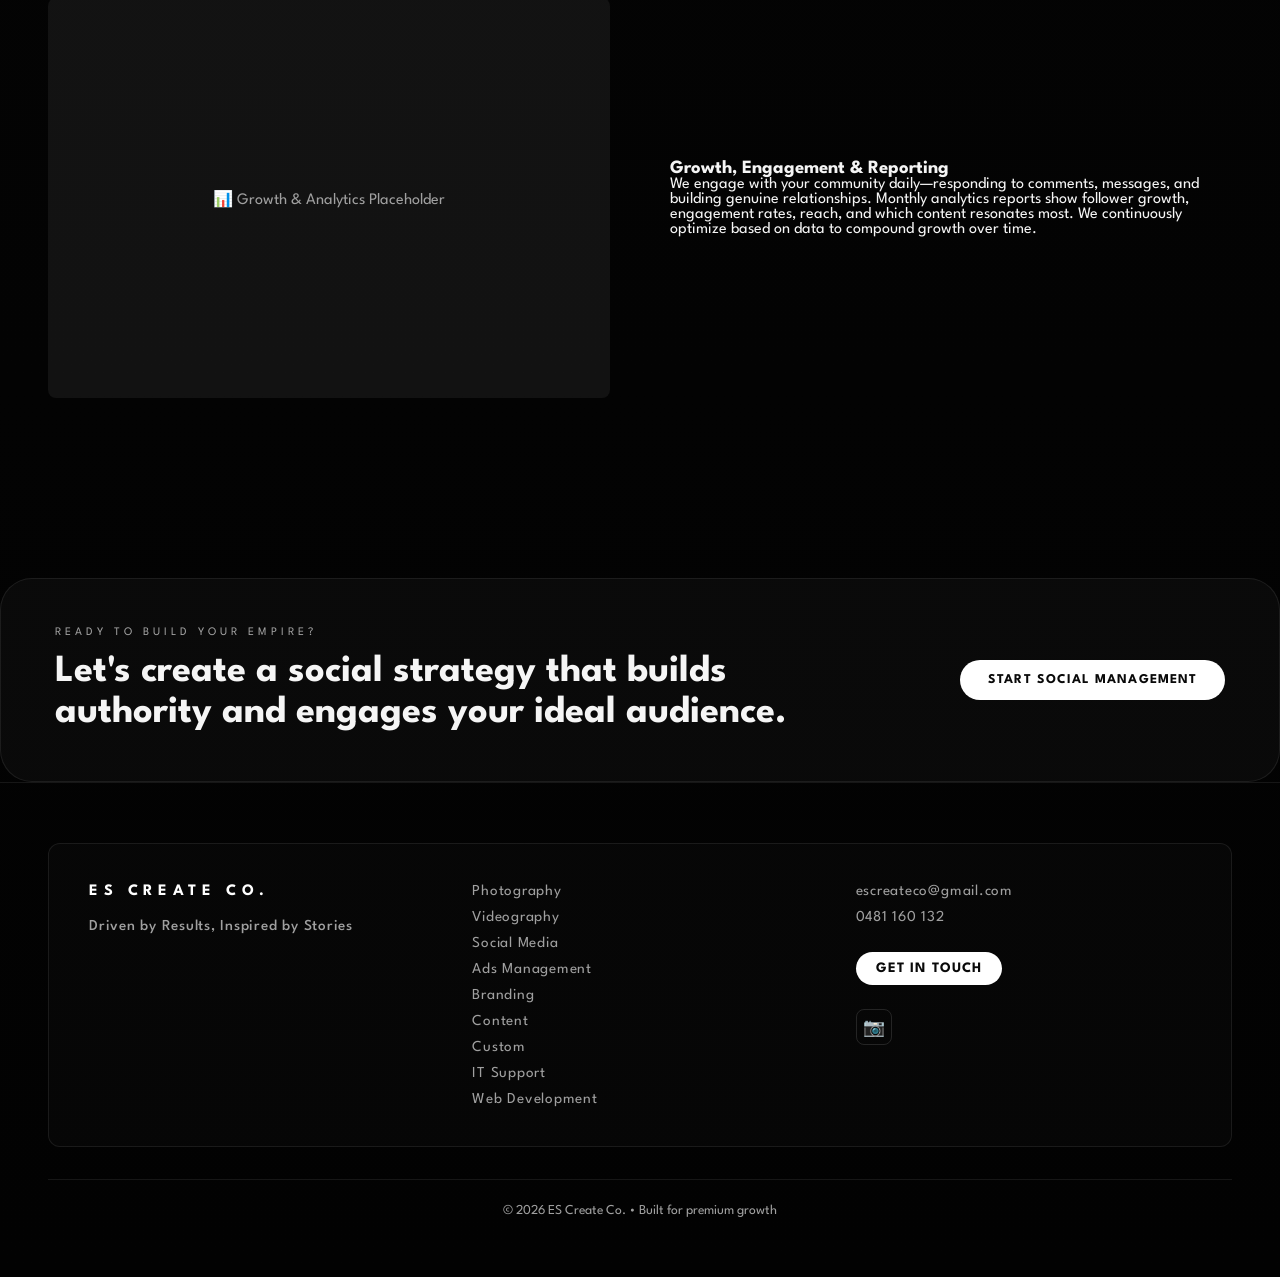
<file: social-media-management.html>
<!DOCTYPE html>
<html lang="en">
<head>
    <meta charset="UTF-8">
    <meta name="viewport" content="width=device-width, initial-scale=1.0">
    <title>Social Media Management | ES Create Co.</title>
    <meta name="description" content="Premium social media management, content strategy, community growth, and engagement systems for luxury brands and entrepreneurs.">
    <link rel="preconnect" href="https://fonts.googleapis.com">
    <link rel="preconnect" href="https://fonts.gstatic.com" crossorigin>
    <link href="https://fonts.googleapis.com/css2?family=League+Spartan:wght@500;600;700;800;900&display=swap" rel="stylesheet">
    <link rel="stylesheet" href="css/styles.css">
    <style>
        .showcase-item {
            display: grid;
            grid-template-columns: 1fr 1fr;
            gap: 60px;
            align-items: center;
            margin-bottom: 80px;
        }
        .showcase-item .showcase-copy { order: 1; }
        .showcase-item .showcase-image { order: 2; margin-bottom: 0 !important; min-height: 400px !important; }
        .showcase-item:nth-child(even) .showcase-copy { order: 2; }
        .showcase-item:nth-child(even) .showcase-image { order: 1; }
        @media (max-width: 768px) {
            .showcase-item { grid-template-columns: 1fr; gap: 24px; }
            .showcase-item .showcase-copy,
            .showcase-item .showcase-image,
            .showcase-item:nth-child(even) .showcase-copy,
            .showcase-item:nth-child(even) .showcase-image { order: unset; }
        }
    </style>
</head>
<body>
    <div class="cursor"></div>
    <div class="mobile-overlay"></div>
    <header class="site-header">
        <a class="brand" href="index.html">
        <img src="images/logo.png" alt="ES Create Co." class="logo-img">
        </a>
        <button class="menu-toggle" aria-label="Open menu"><span></span><span></span><span></span></button>
        <nav class="site-nav">
            <a href="index.html">Home</a>
            <a href="services.html">Services</a>
            <a href="about.html">About</a>
            <a href="contact.html">Contact</a>
        </nav>
        <a class="nav-cta" href="contact.html">Get Quote</a>
    </header>

    <main>
        <section class="hero">
            <div class="hero-copy reveal">
                <p class="eyebrow">Community & Engagement</p>
                <h1>Strategic social media management that builds authority, grows engaged communities, and drives measurable business results.</h1>
                <p class="hero-text">We create, manage, and optimize social presence across all major platforms with premium content, consistent posting, community engagement, and growth metrics.</p>
                <div class="hero-actions">
                    <a href="#details" class="btn btn-primary">Learn More</a>
                    <a href="contact.html" class="btn btn-secondary">Get Started</a>
                </div>
            </div>
        </section>

        <section class="service-tiles reveal" id="details">
            <div class="section-header"><span>What's Included</span><h2>Complete social management for premium brand growth.</h2></div>
            <div class="service-grid">
                <div class="service-card">
                    <span>01</span>
                    <h3>Content Strategy & Planning</h3>
                    <p>Custom content calendars, messaging strategy, platform optimization, and brand voice development aligned with your business goals.</p>
                </div>
                <div class="service-card">
                    <span>02</span>
                    <h3>Content Creation</h3>
                    <p>Premium original content including photography, captions, graphics, videos, and stories designed to engage and convert your audience.</p>
                </div>
                <div class="service-card">
                    <span>03</span>
                    <h3>Daily Management & Posting</h3>
                    <p>Consistent posting across Instagram, TikTok, Facebook, LinkedIn, and Twitter. Community engagement, reply management, and community building.</p>
                </div>
                <div class="service-card">
                    <span>04</span>
                    <h3>Growth & Analytics</h3>
                    <p>Follower growth strategies, engagement optimization, competitor analysis, and monthly performance reports with actionable insights.</p>
                </div>
                <div class="service-card">
                    <span>05</span>
                    <h3>Influencer & Collaboration</h3>
                    <p>Strategic partnership identification, influencer outreach, and collaboration campaigns to expand reach and build brand authority.</p>
                </div>
                <div class="service-card">
                    <span>06</span>
                    <h3>Crisis Management & Moderation</h3>
                    <p>Community moderation, comment management, brand safety protocols, and rapid response strategies for protecting your online reputation.</p>
                </div>
            </div>
        </section>

        <section class="showcase reveal delay2">
            <div class="section-header"><span>Our Approach</span><h2>How we build thriving social communities.</h2></div>

            <div class="showcase-item">
                <div class="showcase-copy">
                    <h3>Audit & Strategy Development</h3>
                    <p>We audit your current social presence, analyze competitors, and understand your audience. Together we develop a comprehensive content strategy including platform selection, posting frequency, content themes, and growth targets aligned with your business objectives.</p>
                </div>
                <div class="showcase-image" style="background: var(--surface); display: flex; align-items: center; justify-content: center; min-height: 400px; border-radius: 8px;">
                    <p style="color: var(--muted); text-align: center;">📋 Strategy Session Placeholder</p>
                </div>
            </div>

            <div class="showcase-item">
                <div class="showcase-copy">
                    <h3>Content Creation & Curation</h3>
                    <p>Our creative team produces premium original content—photos, videos, graphics, captions, and stories—posted on a consistent schedule. We also curate relevant industry content and engage with trending conversations to keep your feed fresh, relevant, and worth following.</p>
                </div>
                <div class="showcase-image" style="background: var(--surface); display: flex; align-items: center; justify-content: center; min-height: 400px; border-radius: 8px;">
                    <p style="color: var(--muted); text-align: center;">📸 Content Creation Placeholder</p>
                </div>
            </div>

            <div class="showcase-item">
                <div class="showcase-copy">
                    <h3>Growth, Engagement & Reporting</h3>
                    <p>We engage with your community daily—responding to comments, messages, and building genuine relationships. Monthly analytics reports show follower growth, engagement rates, reach, and which content resonates most. We continuously optimize based on data to compound growth over time.</p>
                </div>
                <div class="showcase-image" style="background: var(--surface); display: flex; align-items: center; justify-content: center; min-height: 400px; border-radius: 8px;">
                    <p style="color: var(--muted); text-align: center;">📊 Growth & Analytics Placeholder</p>
                </div>
            </div>
        </section>

        <section class="cta-section reveal delay3">
            <div>
                <span>Ready to build your empire?</span>
                <h2>Let's create a social strategy that builds authority and engages your ideal audience.</h2>
            </div>
            <a href="contact.html" class="btn btn-primary">Start Social Management</a>
        </section>
    </main>

    <footer class="site-footer">
        <div class="footer-content">
            <div class="footer-top">
                <a href="index.html" class="brand">ES CREATE CO.</a>
                <p class="footer-tagline">Driven by Results, Inspired by Stories</p>
            </div>
            <div class="footer-services">
                <a href="photography.html">Photography</a>
                <a href="videography.html">Videography</a>
                <a href="social-media-management.html">Social Media</a>
                <a href="ads-management.html">Ads Management</a>
                <a href="logo-design.html">Branding</a>
                <a href="content-creation.html">Content</a>
                <a href="custom-requests.html">Custom</a>
                <a href="it-support.html">IT Support</a>
                <a href="website-development.html">Web Development</a>
            </div>
            <div class="footer-contact">
                <div class="footer-contact-info">
                    <a href="mailto:escreateco@gmail.com">escreateco@gmail.com</a>
                    <a href="tel:0481160132">0481 160 132</a>
                </div>
                <a href="mailto:escreateco@gmail.com" class="btn btn-primary footer-cta" style="padding: 10px 20px; font-size: 0.9rem; width: fit-content;">Get in Touch</a>
                <div class="footer-socials">
                    <a href="https://instagram.com" target="_blank" title="Instagram">📷</a>
                </div>
            </div>
        </div>
        <div class="footer-bottom">
            <p>© 2026 ES Create Co. • Built for premium growth</p>
        </div>
    </footer>
    <script src="js/script.js"></script>
</body>
</html>
</file>
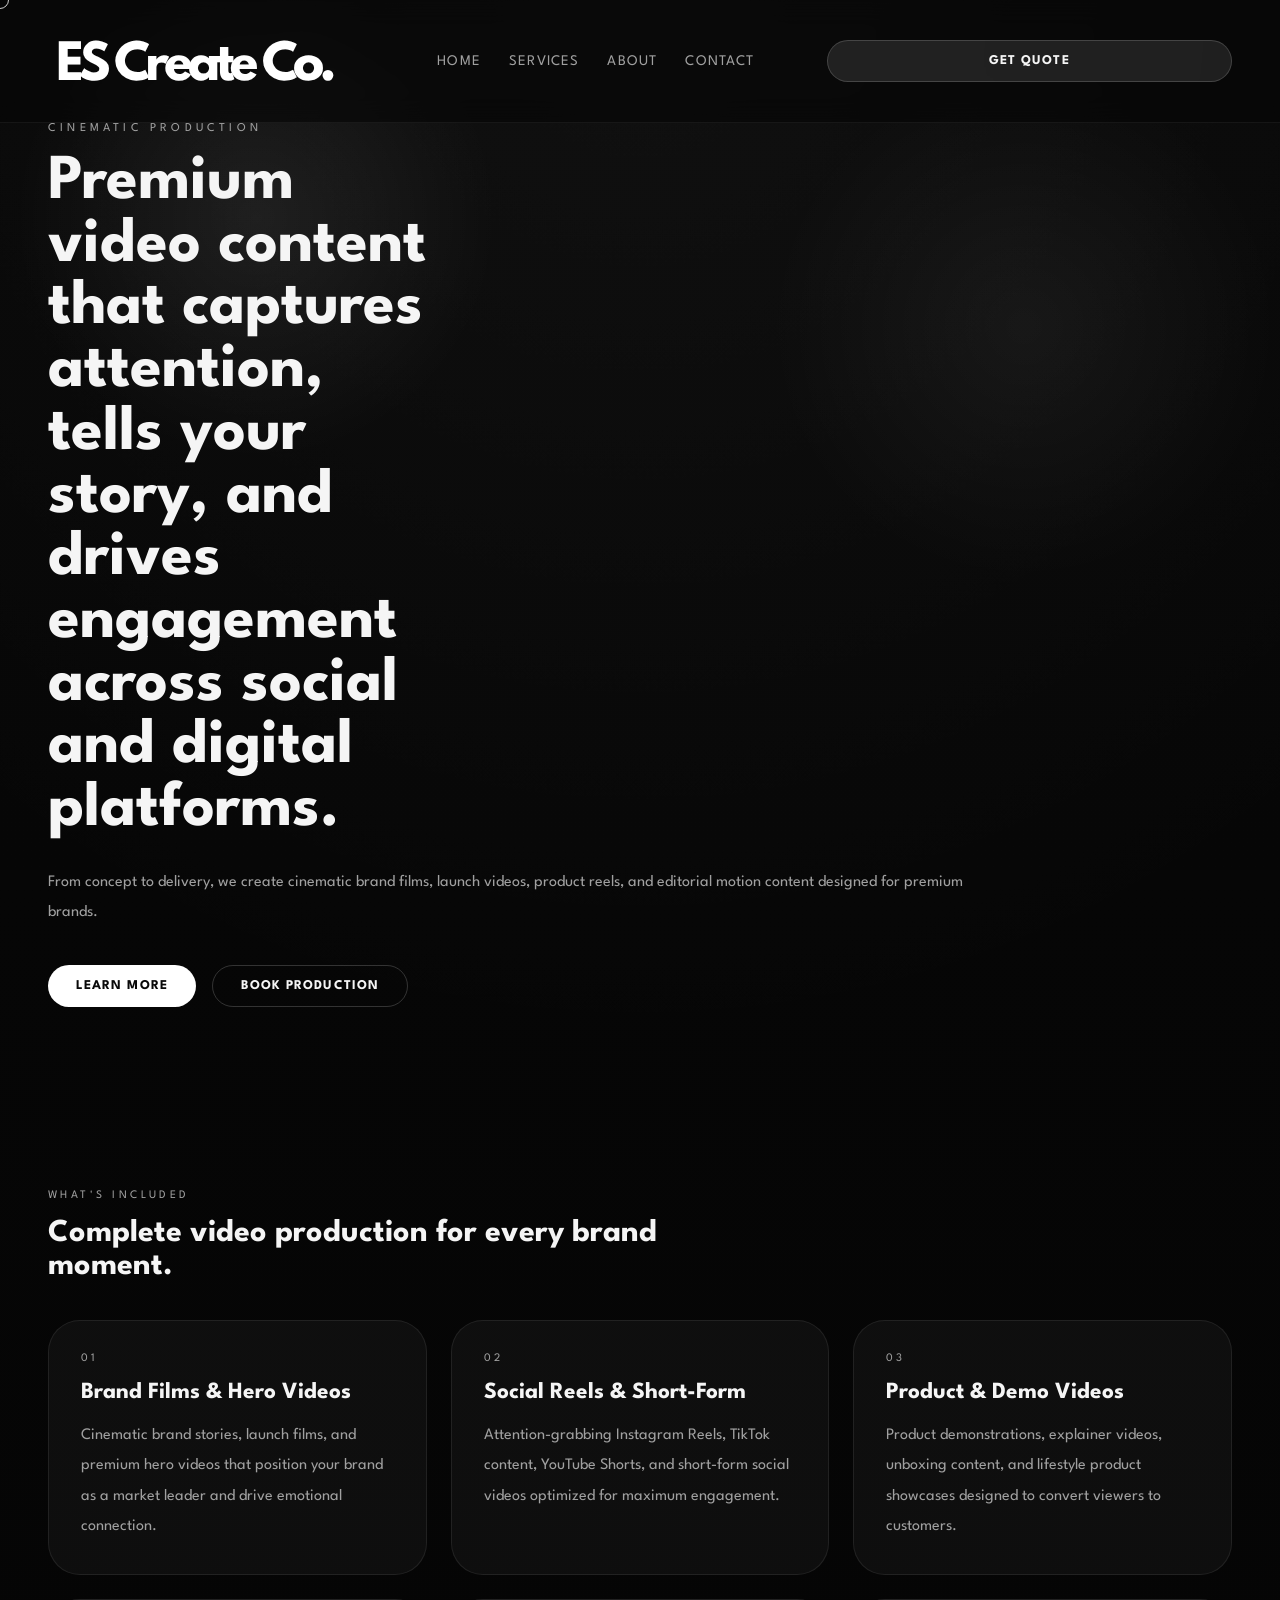
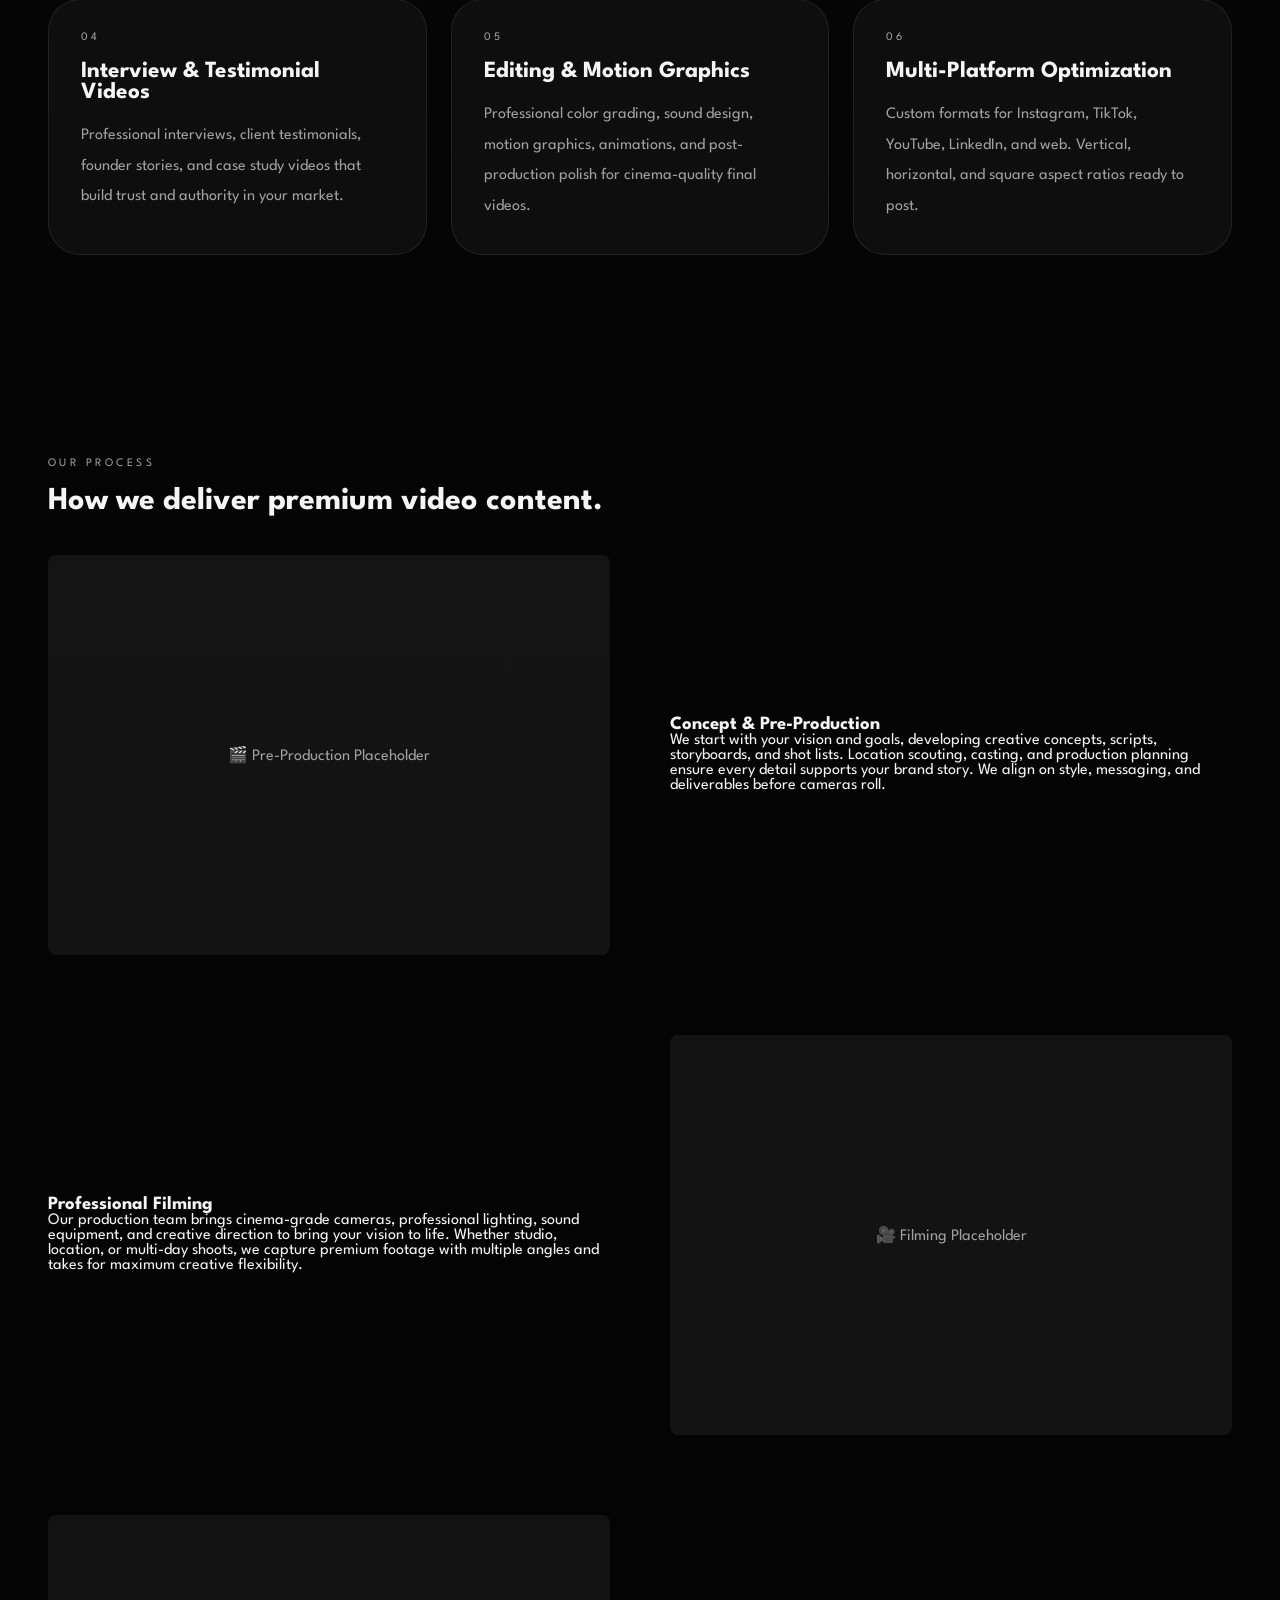
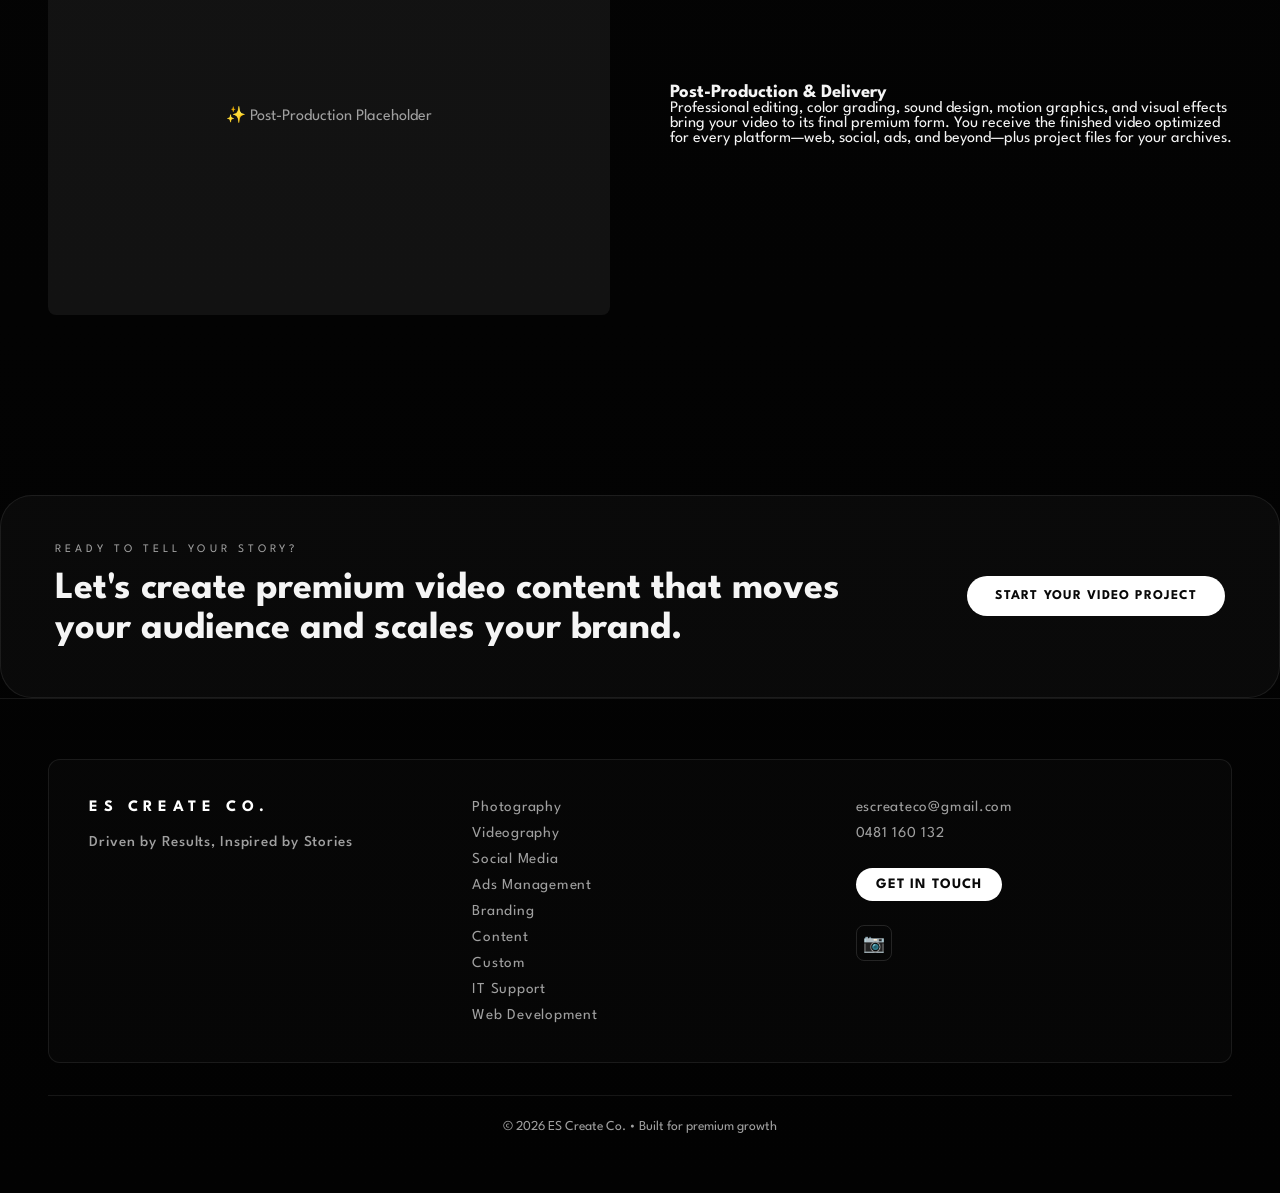
<file: videography.html>
<!DOCTYPE html>
<html lang="en">
<head>
    <meta charset="UTF-8">
    <meta name="viewport" content="width=device-width, initial-scale=1.0">
    <title>Videography Services | ES Create Co.</title>
    <meta name="description" content="Premium cinematic videography, brand films, launch videos, and social content. Professional video production for luxury brands.">
    <link rel="preconnect" href="https://fonts.googleapis.com">
    <link rel="preconnect" href="https://fonts.gstatic.com" crossorigin>
    <link href="https://fonts.googleapis.com/css2?family=League+Spartan:wght@500;600;700;800;900&display=swap" rel="stylesheet">
    <link rel="stylesheet" href="css/styles.css">
    <style>
        .showcase-item {
            display: grid;
            grid-template-columns: 1fr 1fr;
            gap: 60px;
            align-items: center;
            margin-bottom: 80px;
        }
        .showcase-item .showcase-copy { order: 1; }
        .showcase-item .showcase-image { order: 2; margin-bottom: 0 !important; min-height: 400px !important; }
        .showcase-item:nth-child(even) .showcase-copy { order: 2; }
        .showcase-item:nth-child(even) .showcase-image { order: 1; }
        @media (max-width: 768px) {
            .showcase-item { grid-template-columns: 1fr; gap: 24px; }
            .showcase-item .showcase-copy,
            .showcase-item .showcase-image,
            .showcase-item:nth-child(even) .showcase-copy,
            .showcase-item:nth-child(even) .showcase-image { order: unset; }
        }
    </style>
</head>
<body>
    <div class="cursor"></div>
    <div class="mobile-overlay"></div>
    <header class="site-header">
        <a class="brand" href="index.html">
        <img src="images/logo.png" alt="ES Create Co." class="logo-img">
        </a>
        <button class="menu-toggle" aria-label="Open menu"><span></span><span></span><span></span></button>
        <nav class="site-nav">
            <a href="index.html">Home</a>
            <a href="services.html">Services</a>
            <a href="about.html">About</a>
            <a href="contact.html">Contact</a>
        </nav>
        <a class="nav-cta" href="contact.html">Get Quote</a>
    </header>

    <main>
        <section class="hero">
            <div class="hero-copy reveal">
                <p class="eyebrow">Cinematic Production</p>
                <h1>Premium video content that captures attention, tells your story, and drives engagement across social and digital platforms.</h1>
                <p class="hero-text">From concept to delivery, we create cinematic brand films, launch videos, product reels, and editorial motion content designed for premium brands.</p>
                <div class="hero-actions">
                    <a href="#details" class="btn btn-primary">Learn More</a>
                    <a href="contact.html" class="btn btn-secondary">Book Production</a>
                </div>
            </div>
        </section>

        <section class="service-tiles reveal" id="details">
            <div class="section-header"><span>What's Included</span><h2>Complete video production for every brand moment.</h2></div>
            <div class="service-grid">
                <div class="service-card">
                    <span>01</span>
                    <h3>Brand Films & Hero Videos</h3>
                    <p>Cinematic brand stories, launch films, and premium hero videos that position your brand as a market leader and drive emotional connection.</p>
                </div>
                <div class="service-card">
                    <span>02</span>
                    <h3>Social Reels & Short-Form</h3>
                    <p>Attention-grabbing Instagram Reels, TikTok content, YouTube Shorts, and short-form social videos optimized for maximum engagement.</p>
                </div>
                <div class="service-card">
                    <span>03</span>
                    <h3>Product & Demo Videos</h3>
                    <p>Product demonstrations, explainer videos, unboxing content, and lifestyle product showcases designed to convert viewers to customers.</p>
                </div>
                <div class="service-card">
                    <span>04</span>
                    <h3>Interview & Testimonial Videos</h3>
                    <p>Professional interviews, client testimonials, founder stories, and case study videos that build trust and authority in your market.</p>
                </div>
                <div class="service-card">
                    <span>05</span>
                    <h3>Editing & Motion Graphics</h3>
                    <p>Professional color grading, sound design, motion graphics, animations, and post-production polish for cinema-quality final videos.</p>
                </div>
                <div class="service-card">
                    <span>06</span>
                    <h3>Multi-Platform Optimization</h3>
                    <p>Custom formats for Instagram, TikTok, YouTube, LinkedIn, and web. Vertical, horizontal, and square aspect ratios ready to post.</p>
                </div>
            </div>
        </section>

        <section class="showcase reveal delay2">
            <div class="section-header"><span>Our Process</span><h2>How we deliver premium video content.</h2></div>
            
            <div class="showcase-item">
                <div class="showcase-copy">
                    <h3>Concept & Pre-Production</h3>
                    <p>We start with your vision and goals, developing creative concepts, scripts, storyboards, and shot lists. Location scouting, casting, and production planning ensure every detail supports your brand story. We align on style, messaging, and deliverables before cameras roll.</p>
                </div>
                <div class="showcase-image" style="background: var(--surface); display: flex; align-items: center; justify-content: center; min-height: 400px; border-radius: 8px;">
                    <p style="color: var(--muted); text-align: center;">🎬 Pre-Production Placeholder</p>
                </div>
            </div>

            <div class="showcase-item">
                <div class="showcase-copy">
                    <h3>Professional Filming</h3>
                    <p>Our production team brings cinema-grade cameras, professional lighting, sound equipment, and creative direction to bring your vision to life. Whether studio, location, or multi-day shoots, we capture premium footage with multiple angles and takes for maximum creative flexibility.</p>
                </div>
                <div class="showcase-image" style="background: var(--surface); display: flex; align-items: center; justify-content: center; min-height: 400px; border-radius: 8px;">
                    <p style="color: var(--muted); text-align: center;">🎥 Filming Placeholder</p>
                </div>
            </div>

            <div class="showcase-item">
                <div class="showcase-copy">
                    <h3>Post-Production & Delivery</h3>
                    <p>Professional editing, color grading, sound design, motion graphics, and visual effects bring your video to its final premium form. You receive the finished video optimized for every platform—web, social, ads, and beyond—plus project files for your archives.</p>
                </div>
                <div class="showcase-image" style="background: var(--surface); display: flex; align-items: center; justify-content: center; min-height: 400px; border-radius: 8px;">
                    <p style="color: var(--muted); text-align: center;">✨ Post-Production Placeholder</p>
                </div>
            </div>
        </section>

        <section class="cta-section reveal delay3">
            <div>
                <span>Ready to tell your story?</span>
                <h2>Let's create premium video content that moves your audience and scales your brand.</h2>
            </div>
            <a href="contact.html" class="btn btn-primary">Start Your Video Project</a>
        </section>
    </main>

    <footer class="site-footer">
        <div class="footer-content">
            <div class="footer-top">
                <a href="index.html" class="brand">ES CREATE CO.</a>
                <p class="footer-tagline">Driven by Results, Inspired by Stories</p>
            </div>
            <div class="footer-services">
                <a href="photography.html">Photography</a>
                <a href="videography.html">Videography</a>
                <a href="social-media-management.html">Social Media</a>
                <a href="ads-management.html">Ads Management</a>
                <a href="logo-design.html">Branding</a>
                <a href="content-creation.html">Content</a>
                <a href="custom-requests.html">Custom</a>
                <a href="it-support.html">IT Support</a>
                <a href="website-development.html">Web Development</a>
            </div>
            <div class="footer-contact">
                <div class="footer-contact-info">
                    <a href="mailto:escreateco@gmail.com">escreateco@gmail.com</a>
                    <a href="tel:0481160132">0481 160 132</a>
                </div>
                <a href="mailto:escreateco@gmail.com" class="btn btn-primary footer-cta" style="padding: 10px 20px; font-size: 0.9rem; width: fit-content;">Get in Touch</a>
                <div class="footer-socials">
                    <a href="https://instagram.com" target="_blank" title="Instagram">📷</a>
                </div>
            </div>
        </div>
        <div class="footer-bottom">
            <p>© 2026 ES Create Co. • Built for premium growth</p>
        </div>
    </footer>
    <script src="js/script.js"></script>
</body>
</html>
</file>
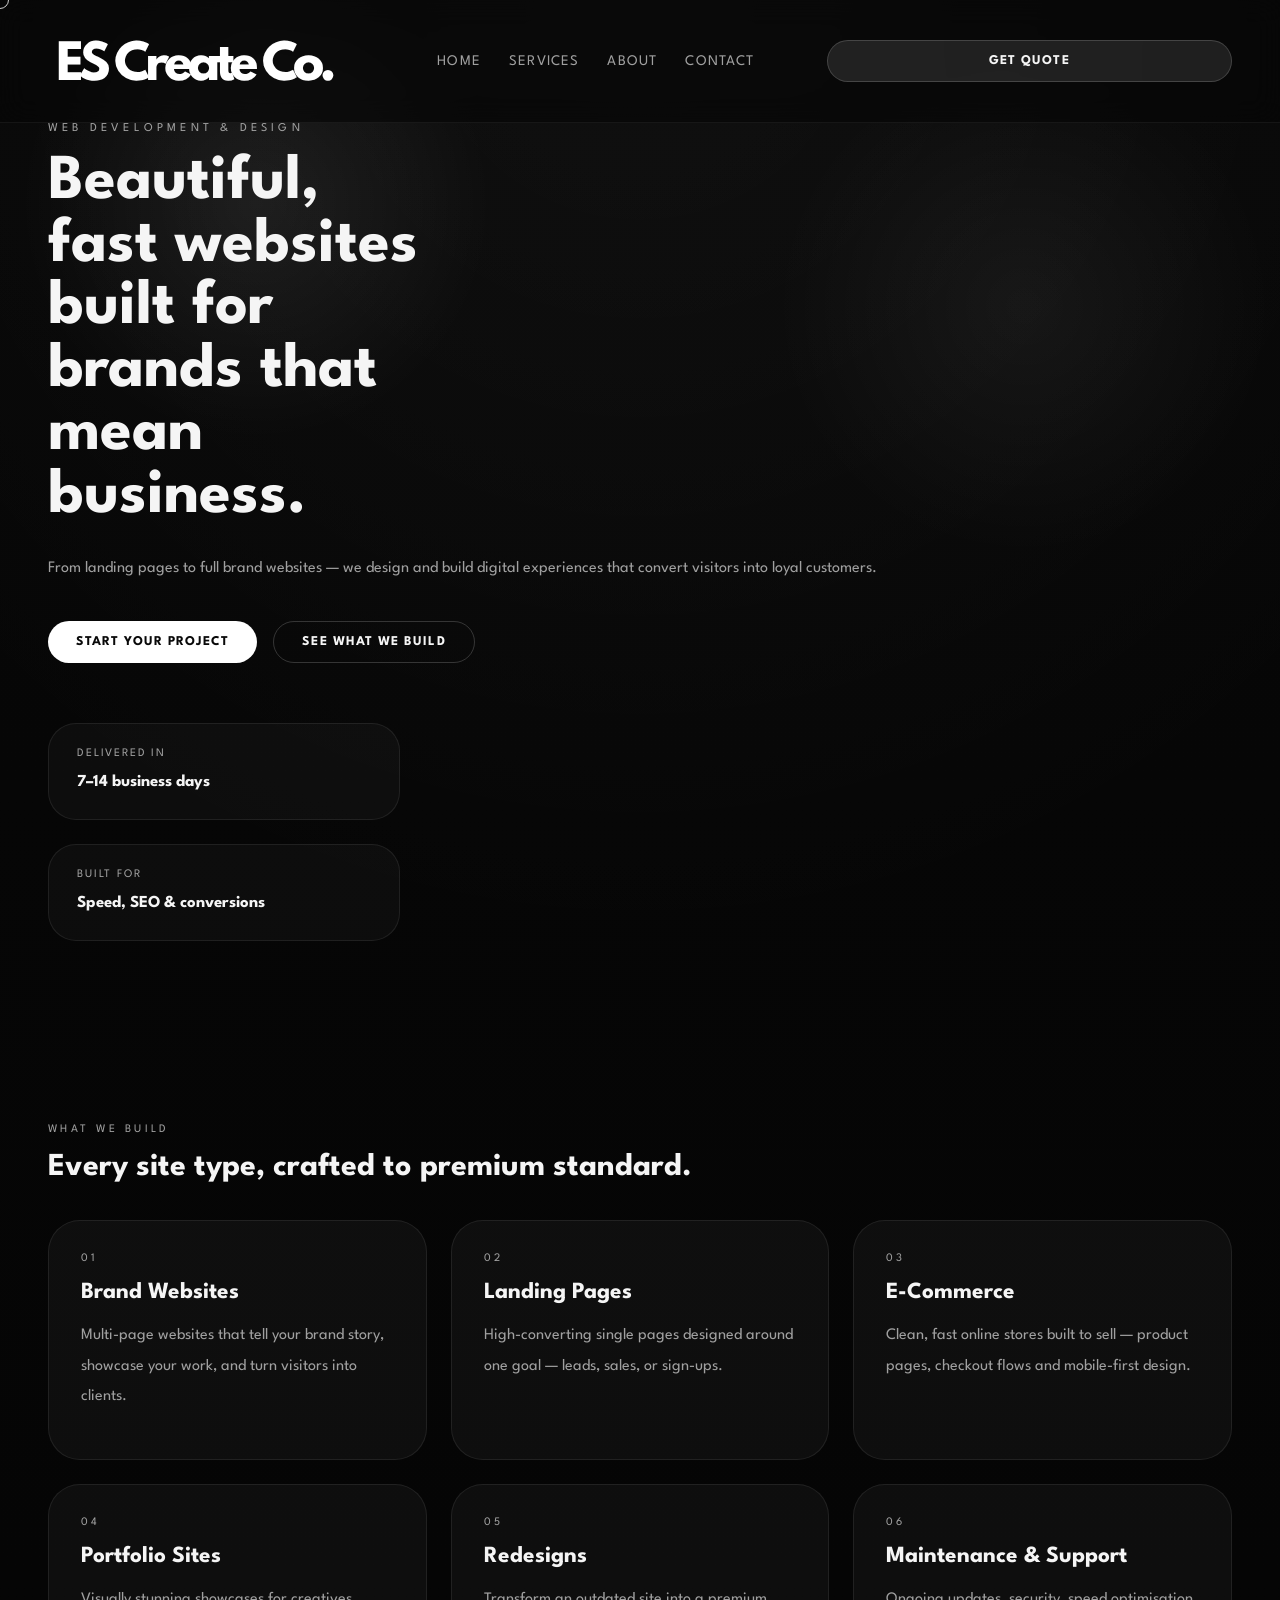
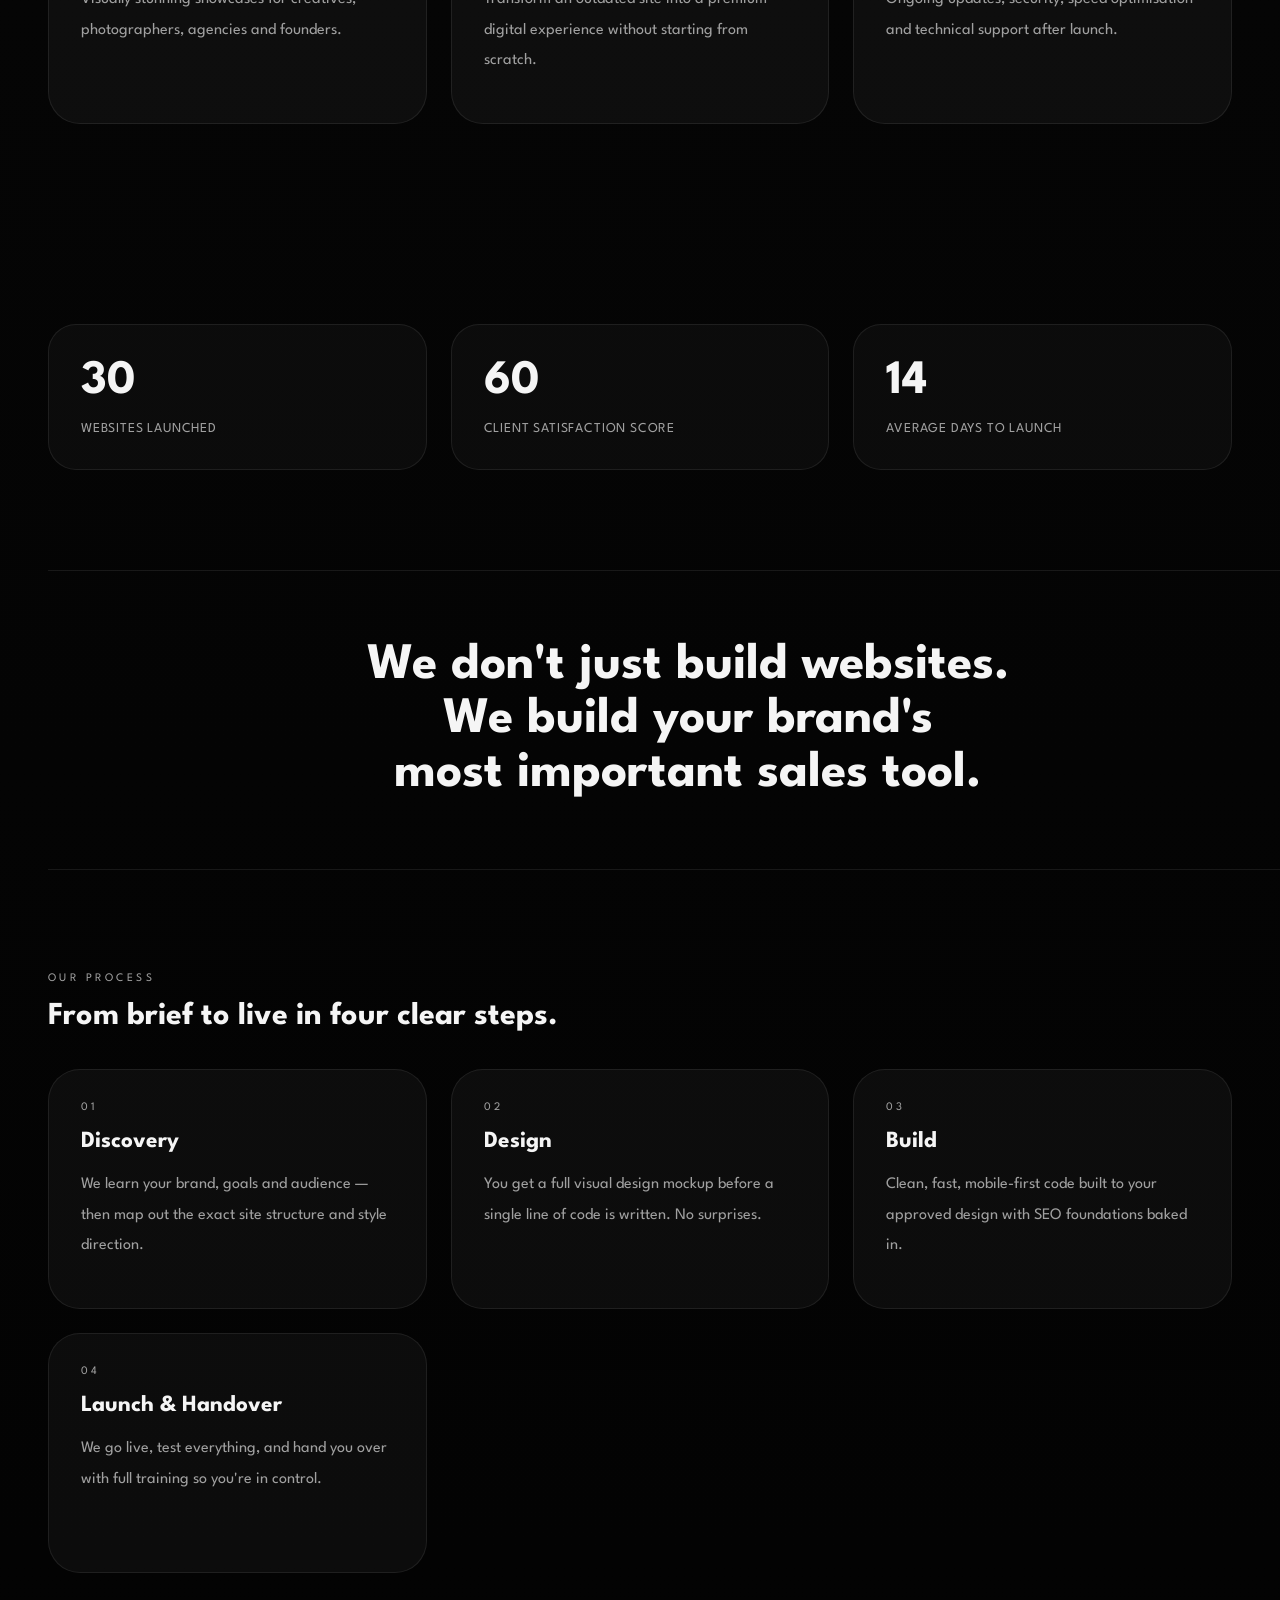
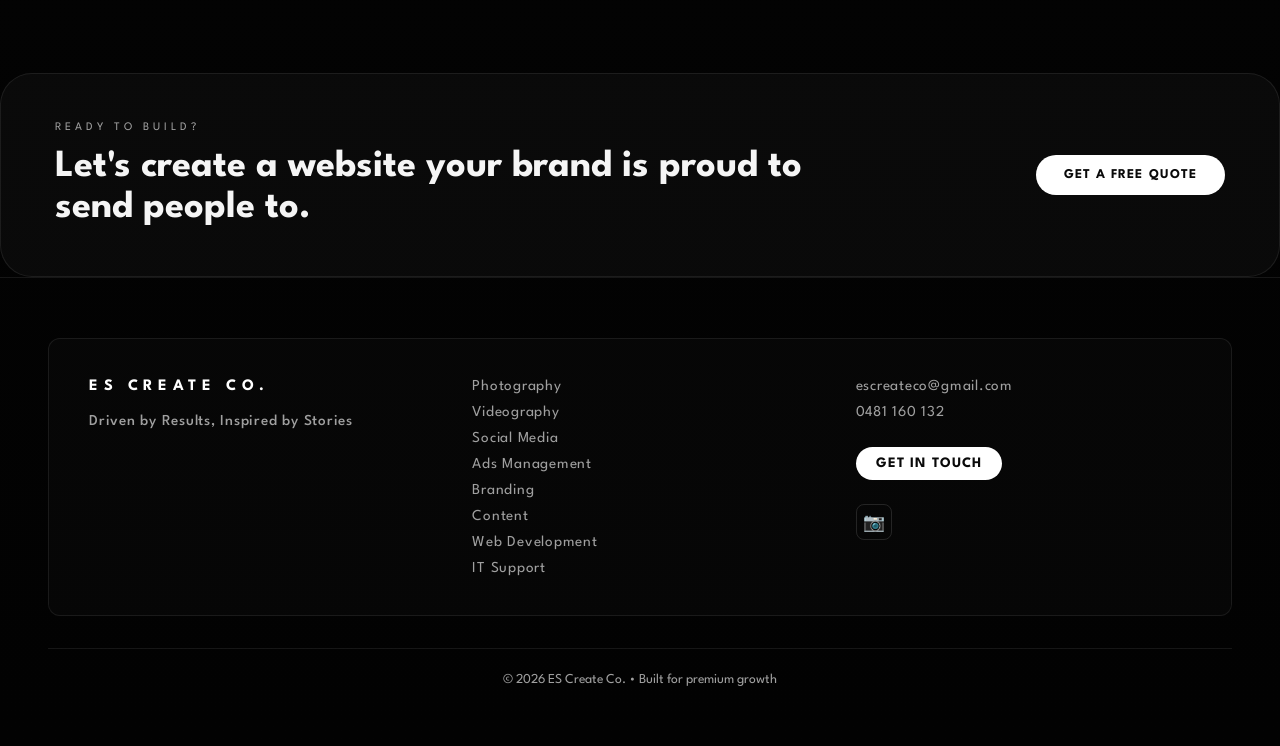
<file: website-development.html>
<!DOCTYPE html>
<html lang="en">
<head>
  <meta charset="UTF-8">
  <meta name="viewport" content="width=device-width, initial-scale=1.0">
  <title>Web Development & Design | ES Create Co.</title>
  <meta name="description" content="Custom websites, landing pages and digital experiences for premium brands. ES Create Co. builds fast, beautiful, conversion-focused web presence.">
  <link rel="preconnect" href="https://fonts.googleapis.com">
  <link rel="preconnect" href="https://fonts.gstatic.com" crossorigin>
  <link href="https://fonts.googleapis.com/css2?family=League+Spartan:wght@500;600;700;800;900&display=swap" rel="stylesheet">
  <link rel="stylesheet" href="css/styles.css">
</head>
<body>
  <div class="cursor"></div>
  <div class="mobile-overlay"></div>
  <header class="site-header">
    <a class="brand" href="index.html">
        <img src="images/logo.png" alt="ES Create Co." class="logo-img">
        </a>
    <button class="menu-toggle" aria-label="Open menu"><span></span><span></span><span></span></button>
    <nav class="site-nav">
      <a href="index.html">Home</a>
      <a href="services.html">Services</a>
      <a href="about.html">About</a>
      <a href="contact.html">Contact</a>
    </nav>
    <a class="nav-cta" href="contact.html">Get Quote</a>
  </header>

  <main>

    <section class="hero">
      <div class="hero-copy reveal">
        <p class="eyebrow">Web Development & Design</p>
        <h1>Beautiful, fast websites built for brands that mean business.</h1>
        <p class="hero-text">From landing pages to full brand websites — we design and build digital experiences that convert visitors into loyal customers.</p>
        <div class="hero-actions">
          <a href="contact.html" class="btn btn-primary">Start Your Project</a>
          <a href="#what-we-build" class="btn btn-secondary">See What We Build</a>
        </div>
      </div>
      <div class="hero-meta reveal delay">
        <div class="hero-panel">
          <span>Delivered in</span>
          <strong>7–14 business days</strong>
        </div>
        <div class="hero-panel">
          <span>Built for</span>
          <strong>Speed, SEO & conversions</strong>
        </div>
      </div>
    </section>

    <section class="service-tiles reveal" id="what-we-build">
      <div class="section-header">
        <span>What we build</span>
        <h2>Every site type, crafted to premium standard.</h2>
      </div>
      <div class="service-grid">
        <div class="service-card"><span>01</span><h3>Brand Websites</h3><p>Multi-page websites that tell your brand story, showcase your work, and turn visitors into clients.</p></div>
        <div class="service-card"><span>02</span><h3>Landing Pages</h3><p>High-converting single pages designed around one goal — leads, sales, or sign-ups.</p></div>
        <div class="service-card"><span>03</span><h3>E-Commerce</h3><p>Clean, fast online stores built to sell — product pages, checkout flows and mobile-first design.</p></div>
        <div class="service-card"><span>04</span><h3>Portfolio Sites</h3><p>Visually stunning showcases for creatives, photographers, agencies and founders.</p></div>
        <div class="service-card"><span>05</span><h3>Redesigns</h3><p>Transform an outdated site into a premium digital experience without starting from scratch.</p></div>
        <div class="service-card"><span>06</span><h3>Maintenance & Support</h3><p>Ongoing updates, security, speed optimisation and technical support after launch.</p></div>
      </div>
    </section>

    <section class="counters reveal delay2">
      <div class="counter-card"><h3 data-count="42">0</h3><p>Websites launched</p></div>
      <div class="counter-card"><h3 data-count="98">0</h3><p>Client satisfaction score</p></div>
      <div class="counter-card"><h3 data-count="14">0</h3><p>Average days to launch</p></div>
    </section>

    <section class="about-strip reveal delay3">
      <h2>We don't just build websites. We build your brand's most important sales tool.</h2>
    </section>

    <section class="service-tiles reveal delay4">
      <div class="section-header">
        <span>Our process</span>
        <h2>From brief to live in four clear steps.</h2>
      </div>
      <div class="service-grid">
        <div class="service-card"><span>01</span><h3>Discovery</h3><p>We learn your brand, goals and audience — then map out the exact site structure and style direction.</p></div>
        <div class="service-card"><span>02</span><h3>Design</h3><p>You get a full visual design mockup before a single line of code is written. No surprises.</p></div>
        <div class="service-card"><span>03</span><h3>Build</h3><p>Clean, fast, mobile-first code built to your approved design with SEO foundations baked in.</p></div>
        <div class="service-card"><span>04</span><h3>Launch & Handover</h3><p>We go live, test everything, and hand you over with full training so you're in control.</p></div>
      </div>
    </section>

    <section class="cta-section reveal delay5">
      <div>
        <span>Ready to build?</span>
        <h2>Let's create a website your brand is proud to send people to.</h2>
      </div>
      <a href="contact.html" class="btn btn-primary">Get a Free Quote</a>
    </section>

  </main>

  <footer class="site-footer">
    <div class="footer-content">
      <div class="footer-top">
        <a href="index.html" class="brand">ES CREATE CO.</a>
        <p class="footer-tagline">Driven by Results, Inspired by Stories</p>
      </div>
      <div class="footer-services">
        <a href="photography.html">Photography</a>
        <a href="videography.html">Videography</a>
        <a href="social-media-management.html">Social Media</a>
        <a href="ads-management.html">Ads Management</a>
        <a href="logo-design.html">Branding</a>
        <a href="content-creation.html">Content</a>
        <a href="website-development.html">Web Development</a>
        <a href="it-support.html">IT Support</a>
      </div>
      <div class="footer-contact">
        <div class="footer-contact-info">
          <a href="mailto:escreateco@gmail.com">escreateco@gmail.com</a>
          <a href="tel:0481160132">0481 160 132</a>
        </div>
        <a href="mailto:escreateco@gmail.com" class="btn btn-primary footer-cta" style="padding: 10px 20px; font-size: 0.9rem; width: fit-content;">Get in Touch</a>
        <div class="footer-socials">
          <a href="https://instagram.com" target="_blank" title="Instagram">📷</a>
        </div>
      </div>
    </div>
    <div class="footer-bottom">
      <p>© 2026 ES Create Co. • Built for premium growth</p>
    </div>
  </footer>

  <script src="js/script.js"></script>
</body>
</html>
</file>
<file: css/styles.css>
:root {
  color-scheme: dark;
  font-family: 'League Spartan', sans-serif;
  color: #f7f7f7;
  background: #050505;
  --bg: #050505;
  --surface: rgba(255, 255, 255, 0.06);
  --surface-strong: rgba(255, 255, 255, 0.12);
  --text: #f5f5f5;
  --muted: #a0a0a0;
  --border: rgba(255, 255, 255, 0.12);
  --shadow: 0 30px 80px rgba(0, 0, 0, 0.45);
  --accent: #ffffff;
}

* {
  margin: 0;
  padding: 0;
  box-sizing: border-box;
}

html {
  scroll-behavior: smooth;
}

body {
  min-height: 100vh;
  background: radial-gradient(circle at top, rgba(255, 255, 255, 0.04), transparent 24%),
    linear-gradient(180deg, #070707 0%, #020202 100%);
  color: var(--text);
  overflow-x: hidden;
}

a {
  color: inherit;
  text-decoration: none;
}

button {
  font: inherit;
}

img,
svg {
  display: block;
  max-width: 100%;
}

.cursor {
  position: fixed;
  top: 0;
  left: 0;
  width: 18px;
  height: 18px;
  border: 1px solid rgba(255, 255, 255, 0.8);
  border-radius: 50%;
  pointer-events: none;
  transform: translate(-50%, -50%);
  transition: transform 0.14s ease, background-color 0.14s ease, width 0.14s ease, height 0.14s ease;
  z-index: 2000;
}

.cursor.hovered {
  transform: translate(-50%, -50%) scale(1.8);
  background: rgba(255, 255, 255, 0.12);
}

.page-shell {
  position: relative;
}

.site-header {
  position: fixed;
  inset: 0 0 auto auto;
  width: 100%;
  display: flex;
  align-items: center;
  justify-content: space-between;
  gap: 24px;
  padding: 26px 48px;
  background: rgba(5, 5, 5, 0.6);
  backdrop-filter: blur(14px);
  border-bottom: 1px solid rgba(255, 255, 255, 0.06);
  z-index: 1200;
  transition: padding 0.25s ease, background 0.25s ease, border-color 0.25s ease;
}

.site-header > * {
  max-width: 1400px;
  margin: 0 auto;
  width: 100%;
}

.site-header.scrolled {
  padding: 16px 36px;
  background: rgba(5, 5, 5, 0.82);
}

.brand {
  font-size: 0.95rem;
  letter-spacing: 0.35em;
  text-transform: uppercase;
}

.site-nav {
  display: flex;
  gap: 28px;
  align-items: center;
}

.site-nav a {
  color: var(--muted);
  font-size: 0.92rem;
  letter-spacing: 0.08em;
  text-transform: uppercase;
  transition: color 0.2s ease;
}

.site-nav a:hover,
.site-nav a:focus {
  color: var(--accent);
}

.nav-cta,
.btn {
  display: inline-flex;
  align-items: center;
  justify-content: center;
  border-radius: 999px;
  padding: 14px 28px;
  letter-spacing: 0.08em;
  text-transform: uppercase;
  font-size: 0.84rem;
  font-weight: 700;
  transition: transform 0.2s ease, box-shadow 0.2s ease, opacity 0.2s ease;
}

.nav-cta {
  background: rgba(255, 255, 255, 0.1);
  border: 1px solid rgba(255, 255, 255, 0.16);
}

.nav-cta:hover {
  transform: translateY(-2px);
  box-shadow: var(--shadow);
}

.menu-toggle {
  display: none;
  width: 42px;
  aspect-ratio: 1;
  border: none;
  background: transparent;
  cursor: pointer;
  position: relative;
  padding: 0;
  align-items: center;
  justify-content: center;
  flex-direction: column;
}

.menu-toggle span {
  display: block;
  width: 24px;
  height: 2.5px;
  background: var(--text);
  margin: 4px 0;
  transition: transform 0.3s ease, opacity 0.3s ease;
  border-radius: 1px;
}

.menu-toggle.active span:nth-child(1) {
  transform: rotate(45deg) translate(8px, 8px);
}

.menu-toggle.active span:nth-child(2) {
  opacity: 0;
}

.menu-toggle.active span:nth-child(3) {
  transform: rotate(-45deg) translate(7px, -7px);
}

.mobile-overlay {
  display: none;
}

.hero {
  min-height: 100vh;
  padding: 120px 48px 80px;
  display: grid;
  gap: 36px;
  align-items: center;
  position: relative;
  margin: 0 auto;
  max-width: 1400px;
  width: 100%;
}

.hero::before {
  content: '';
  position: absolute;
  inset: 0;
  background: radial-gradient(circle at 20% 20%, rgba(255, 255, 255, 0.08), transparent 18%),
    radial-gradient(circle at 80% 30%, rgba(255, 255, 255, 0.05), transparent 20%);
  pointer-events: none;
}

.hero-copy,
.hero-meta {
  position: relative;
  z-index: 1;
}

.eyebrow {
  display: inline-block;
  margin-bottom: 18px;
  color: var(--muted);
  letter-spacing: 0.35em;
  text-transform: uppercase;
  font-size: 0.75rem;
}

.hero h1 {
  font-size: clamp(3.1rem, 5vw, 5.8rem);
  line-height: 0.98;
  max-width: 10ch;
}

.hero-text {
  margin-top: 26px;
  max-width: 58rem;
  color: var(--muted);
  font-size: 1rem;
  line-height: 1.9;
}

.hero-actions {
  display: flex;
  flex-wrap: wrap;
  gap: 16px;
  margin-top: 36px;
}

.btn-primary {
  background: #ffffff;
  color: #090909;
}

.btn-secondary {
  background: transparent;
  border: 1px solid rgba(255, 255, 255, 0.18);
}

.hero-panel {
  margin-top: 24px;
  padding: 24px 28px;
  background: rgba(255, 255, 255, 0.03);
  border: 1px solid rgba(255, 255, 255, 0.08);
  border-radius: 28px;
  max-width: 22rem;
}

.hero-panel span {
  display: block;
  color: var(--muted);
  letter-spacing: 0.16em;
  text-transform: uppercase;
  font-size: 0.72rem;
  margin-bottom: 10px;
}

.hero-panel strong {
  font-size: 1.05rem;
  line-height: 1.55;
}

.section-header {
  max-width: 42rem;
  margin-bottom: 36px;
}

.section-header span {
  display: inline-block;
  color: var(--muted);
  text-transform: uppercase;
  letter-spacing: 0.3em;
  font-size: 0.72rem;
  margin-bottom: 16px;
}

.section-header h2 {
  font-size: clamp(1.8rem, 2.5vw, 2.4rem);
  line-height: 1.05;
  max-width: 800px;
  margin: 0 auto;
}

.service-tiles,
.portfolio,
.testimonials,
.about-strip,
.cta-section {
  margin: 0 auto;
  max-width: 1400px;
  width: 100%;
  padding: 100px 48px;
}

.service-grid {
  display: grid;
  grid-template-columns: repeat(3, minmax(0, 1fr));
  gap: 24px;
}

.service-card {
  display: block;
  min-height: 240px;
  padding: 32px;
  border-radius: 32px;
  background: rgba(255, 255, 255, 0.04);
  border: 1px solid rgba(255, 255, 255, 0.08);
  transition: transform 0.3s ease, border-color 0.3s ease, background 0.3s ease;
}

.service-card:hover {
  transform: translateY(-8px);
  background: rgba(255, 255, 255, 0.08);
  border-color: rgba(255, 255, 255, 0.16);
}

.service-card span {
  display: block;
  margin-bottom: 18px;
  color: var(--muted);
  letter-spacing: 0.25em;
  font-size: 0.72rem;
  text-transform: uppercase;
}

.service-card h3 {
  margin-bottom: 18px;
  font-size: 1.45rem;
}

.service-card p {
  color: var(--muted);
  line-height: 1.9;
}

/* ── Contact Layout ── */
.contact-layout {
  display: grid;
  grid-template-columns: 1fr 1fr;
  gap: 64px;
  margin-top: 48px;
  align-items: start;
}

.contact-form {
  display: grid;
  grid-template-columns: repeat(2, minmax(0, 1fr));
  gap: 24px;
  margin-top: 32px;
}

.contact-form label {
  display: block;
  color: var(--muted);
  margin-bottom: 10px;
  letter-spacing: 0.08em;
  text-transform: uppercase;
  font-size: 0.76rem;
}

.contact-form input,
.contact-form textarea {
  width: 100%;
  border: 1px solid rgba(255, 255, 255, 0.16);
  background: rgba(255, 255, 255, 0.03);
  color: var(--text);
  border-radius: 18px;
  padding: 18px 20px;
  font-size: 0.95rem;
  outline: none;
  font-family: inherit;
}

.contact-form textarea {
  min-height: 200px;
  resize: vertical;
  grid-column: span 2;
}

.contact-form button {
  grid-column: span 2;
  padding: 18px 24px;
  border-radius: 999px;
  border: none;
  background: #ffffff;
  color: #050505;
  font-weight: 700;
  cursor: pointer;
  transition: transform 0.2s ease, box-shadow 0.2s ease;
}

.contact-form button:hover {
  transform: translateY(-2px);
  box-shadow: var(--shadow);
}

/* ── Calendar Date Picker ── */
.calendar-wrap {
  grid-column: span 2;
}

.calendar-wrap > label {
  display: block;
  color: var(--muted);
  margin-bottom: 10px;
  letter-spacing: 0.08em;
  text-transform: uppercase;
  font-size: 0.76rem;
}

.calendar {
  background: rgba(255, 255, 255, 0.03);
  border: 1px solid rgba(255, 255, 255, 0.16);
  border-radius: 18px;
  padding: 24px;
  user-select: none;
}

.calendar-header {
  display: flex;
  align-items: center;
  justify-content: space-between;
  margin-bottom: 20px;
}

.calendar-header span {
  font-size: 0.95rem;
  font-weight: 700;
  letter-spacing: 0.08em;
  text-transform: uppercase;
  color: var(--text);
}

.cal-nav {
  background: transparent;
  border: 1px solid rgba(255, 255, 255, 0.14);
  color: var(--text);
  width: 34px;
  height: 34px;
  border-radius: 50%;
  cursor: pointer;
  font-size: 1rem;
  display: flex;
  align-items: center;
  justify-content: center;
  transition: background 0.2s ease;
  flex-shrink: 0;
}

.cal-nav:hover {
  background: rgba(255, 255, 255, 0.08);
}

.calendar-grid {
  display: grid !important;
  grid-template-columns: repeat(7, 1fr) !important;
  gap: 4px;
  text-align: center;
}

.cal-day-name {
  font-size: 0.68rem;
  color: var(--muted);
  letter-spacing: 0.06em;
  text-transform: uppercase;
  padding-bottom: 10px;
  text-align: center;
  width: auto !important;
  display: block !important;
}

.cal-day {
  aspect-ratio: 1;
  display: flex !important;
  align-items: center;
  justify-content: center;
  border-radius: 50%;
  font-size: 0.88rem;
  cursor: pointer;
  border: 1px solid transparent;
  transition: background 0.2s ease, border-color 0.2s ease, color 0.2s ease;
  color: var(--text);
  width: auto !important;
  padding: 0 !important;
  background: none;
}

.cal-day:hover:not(.cal-empty):not(.cal-past) {
  background: rgba(255, 255, 255, 0.08);
  border-color: rgba(255, 255, 255, 0.16);
}

.cal-day.cal-today {
  border-color: rgba(255, 255, 255, 0.3);
}

.cal-day.cal-selected {
  background: #ffffff !important;
  color: #050505 !important;
  font-weight: 700;
  border-color: #ffffff;
}

.cal-day.cal-past,
.cal-day.cal-empty {
  color: rgba(255, 255, 255, 0.18);
  cursor: default;
  pointer-events: none;
  background: none !important;
}

.cal-selected-display {
  margin-top: 14px;
  font-size: 0.82rem;
  color: var(--muted);
  letter-spacing: 0.06em;
  text-align: center;
  min-height: 20px;
}

/* ── Counters ── */
.counters {
  display: grid;
  grid-template-columns: repeat(3, minmax(0, 1fr));
  gap: 24px;
  margin: 0 auto;
  max-width: 1400px;
  width: 100%;
  padding: 100px 48px;
}

.counter-card {
  padding: 34px 32px;
  border-radius: 28px;
  background: rgba(255, 255, 255, 0.03);
  border: 1px solid rgba(255, 255, 255, 0.08);
}

.counter-card h3 {
  font-size: 3rem;
  margin-bottom: 18px;
}

.counter-card p {
  color: var(--muted);
  letter-spacing: 0.06em;
  text-transform: uppercase;
  font-size: 0.85rem;
}

.filter-row {
  display: flex;
  flex-wrap: wrap;
  gap: 12px;
  margin-bottom: 28px;
}

.filter-btn {
  border: 1px solid rgba(255, 255, 255, 0.14);
  background: transparent;
  padding: 12px 22px;
  border-radius: 999px;
  color: var(--muted);
  cursor: pointer;
  transition: background 0.25s ease, color 0.25s ease, transform 0.2s ease;
}

.filter-btn:hover,
.filter-btn.active {
  color: var(--accent);
  background: rgba(255, 255, 255, 0.08);
  transform: translateY(-1px);
}

.project-grid {
  display: grid;
  grid-template-columns: repeat(3, minmax(0, 1fr));
  gap: 24px;
}

.project-card {
  display: grid;
  gap: 22px;
  padding: 28px;
  border-radius: 32px;
  background: rgba(255, 255, 255, 0.04);
  border: 1px solid rgba(255, 255, 255, 0.08);
  transition: transform 0.2s ease, border-color 0.2s ease;
}

.project-card:hover {
  transform: translateY(-6px);
  border-color: rgba(255, 255, 255, 0.16);
}

.project-visual {
  min-height: 220px;
  border-radius: 26px;
  background: linear-gradient(180deg, rgba(255,255,255,0.08), rgba(255,255,255,0.02));
  box-shadow: inset 0 0 0 1px rgba(255,255,255,0.03);
}

.project-copy h3 {
  font-size: 1.35rem;
}

.project-copy span {
  color: var(--muted);
  letter-spacing: 0.05em;
  text-transform: uppercase;
  font-size: 0.79rem;
}

.testimonial-slider {
  position: relative;
  display: grid;
  min-height: 260px;
}

.testimonial-card {
  opacity: 0;
  transform: translateY(20px);
  transition: opacity 0.4s ease, transform 0.4s ease;
  position: absolute;
  inset: 0;
  padding: 42px 34px;
  border-radius: 30px;
  background: rgba(255, 255, 255, 0.04);
  border: 1px solid rgba(255, 255, 255, 0.08);
}

.testimonial-card.active {
  position: relative;
  opacity: 1;
  transform: translateY(0);
}

.testimonial-card p {
  font-size: 1.12rem;
  line-height: 1.95;
  margin-bottom: 26px;
  color: var(--muted);
}

.testimonial-card strong {
  display: block;
  font-size: 0.95rem;
  letter-spacing: 0.08em;
  text-transform: uppercase;
}

.about-strip {
  border-top: 1px solid rgba(255, 255, 255, 0.08);
  border-bottom: 1px solid rgba(255, 255, 255, 0.08);
  margin: 0 48px;
  padding: 68px 0;
  text-align: center;
}

.about-strip h2 {
  font-size: clamp(2.4rem, 4vw, 3.8rem);
  line-height: 1.05;
  max-width: 24ch;
  margin: 0 auto;
  text-align: center;
  text-wrap: balance;
}

.cta-section {
  display: flex;
  align-items: center;
  justify-content: space-between;
  gap: 28px;
  background: rgba(255, 255, 255, 0.03);
  border: 1px solid rgba(255, 255, 255, 0.08);
  border-radius: 32px;
  padding: 48px 54px;
}

.cta-section span {
  display: block;
  color: var(--muted);
  letter-spacing: 0.35em;
  text-transform: uppercase;
  font-size: 0.72rem;
  margin-bottom: 14px;
}

.cta-section h2 {
  font-size: clamp(2rem, 3vw, 3rem);
  line-height: 1.05;
  width: 100%;
  max-width: 50rem;
}

main {
  margin: 0 auto;
  max-width: 1400px;
  width: 100%;
}

.site-footer {
  padding: 60px 48px;
  border-top: 1px solid rgba(255, 255, 255, 0.08);
  color: rgba(255, 255, 255, 0.55);
  margin: 0 auto;
  max-width: 1400px;
  width: 100%;
}

.footer-content {
  display: grid;
  grid-template-columns: 1fr 1fr 1fr;
  gap: 48px;
  margin-bottom: 32px;
  background: rgba(255, 255, 255, 0.02);
  border: 1px solid rgba(255, 255, 255, 0.08);
  border-radius: 12px;
  padding: 40px;
}

.footer-top {
  display: flex;
  flex-direction: column;
  gap: 16px;
}

.footer-top .brand {
  font-size: 1rem;
  letter-spacing: 0.35em;
  text-transform: uppercase;
  color: var(--accent);
  font-weight: 700;
}

.footer-tagline {
  color: var(--muted);
  font-size: 0.95rem;
  letter-spacing: 0.05em;
  font-weight: 500;
  line-height: 1.5;
}

.footer-services {
  display: flex;
  flex-direction: column;
  gap: 12px;
}

.footer-services a {
  color: var(--muted);
  font-size: 0.95rem;
  letter-spacing: 0.05em;
  transition: color 0.2s ease;
}

.footer-services a:hover {
  color: var(--accent);
}

.footer-contact {
  display: flex;
  flex-direction: column;
  gap: 16px;
}

.footer-contact-info {
  display: flex;
  flex-direction: column;
  gap: 12px;
}

.footer-contact-info a {
  color: var(--muted);
  font-size: 0.95rem;
  letter-spacing: 0.05em;
  transition: color 0.2s ease;
}

.footer-contact-info a:hover {
  color: var(--accent);
}

.footer-socials {
  display: flex;
  gap: 12px;
  margin-top: 8px;
}

.footer-socials a {
  color: var(--muted);
  font-size: 1.1rem;
  width: 36px;
  height: 36px;
  display: flex;
  align-items: center;
  justify-content: center;
  border: 1px solid rgba(255, 255, 255, 0.12);
  border-radius: 8px;
  transition: background 0.2s ease, color 0.2s ease;
}

.footer-socials a:hover {
  background: rgba(255, 255, 255, 0.08);
  color: var(--accent);
}

.footer-cta {
  margin-top: 12px;
}

.footer-bottom {
  border-top: 1px solid rgba(255, 255, 255, 0.08);
  padding-top: 24px;
  text-align: center;
  font-size: 0.85rem;
  color: var(--muted);
}

.reveal {
  opacity: 0;
  transform: translateY(24px);
  transition: opacity 0.8s ease, transform 0.8s ease;
}

.reveal.visible {
  opacity: 1;
  transform: translateY(0);
}

.reveal.delay  { transition-delay: 0.12s; }
.reveal.delay2 { transition-delay: 0.22s; }
.reveal.delay3 { transition-delay: 0.32s; }
.reveal.delay4 { transition-delay: 0.42s; }
.reveal.delay5 { transition-delay: 0.52s; }

.contact-section,
.about-section,
.values-section,
.team-section,
.stats-section,
.faq-section,
.map-section,
.showcase {
  padding: 100px 48px;
  margin: 0 auto;
  max-width: 1400px;
  width: 100%;
}

/* ── 1200px ── */
@media (max-width: 1200px) {
  .site-header {
    padding: 20px 30px;
  }
  .hero {
    padding: 110px 30px 70px;
  }
  .service-grid,
  .project-grid,
  .counters {
    grid-template-columns: repeat(2, minmax(0, 1fr));
  }
}

/* ── 860px ── */
@media (max-width: 860px) {
  .site-nav {
    display: flex;
  }
  .nav-cta {
    display: none;
  }
  .menu-toggle {
    display: inline-flex;
    z-index: 1150;
  }
  .site-header {
    justify-content: space-between;
  }
  .mobile-overlay {
    display: block;
    position: fixed;
    inset: 0;
    background: rgba(0, 0, 0, 0.76);
    opacity: 0;
    pointer-events: none;
    transition: opacity 0.25s ease;
    z-index: 1050;
  }
  body.menu-open .mobile-overlay {
    opacity: 1;
    pointer-events: auto;
  }
  .site-nav {
    position: fixed;
    inset: 0 auto 0 0;
    width: min(320px, 90vw);
    background: rgba(9, 9, 9, 0.98);
    flex-direction: column;
    justify-content: center;
    align-items: flex-start;
    padding: 120px 32px;
    gap: 28px;
    transform: translateX(-100%);
    transition: transform 0.3s ease;
    z-index: 1100;
  }
  body.menu-open .site-nav {
    transform: translateX(0);
  }
  .nav-cta {
    display: inline-flex;
  }
  .hero {
    padding: 100px 24px 64px;
    justify-items: center;
    text-align: center;
  }
  .hero-copy,
  .hero-meta {
    position: relative;
    z-index: 1;
    width: 100%;
    max-width: 1000px;
    margin: 0 auto;
    text-align: center;
  }
  .hero-actions {
    justify-content: center;
  }
  .service-grid,
  .project-grid,
  .counters {
    grid-template-columns: 1fr;
  }
  .cta-section {
    flex-direction: column;
    align-items: center;
    text-align: center;
  }
  .cta-section a {
    width: 100%;
    text-align: center;
  }
  .contact-form {
    grid-template-columns: 1fr;
  }
  .contact-form textarea,
  .contact-form button,
  .calendar-wrap {
    grid-column: span 1;
  }
  .contact-layout {
    grid-template-columns: 1fr;
    gap: 40px;
  }
  .calendar-wrap {
    grid-column: span 1;
  }
}

/* ── 620px ── */
@media (max-width: 620px) {
  .site-header {
    padding: 18px 20px;
  }
  .hero h1 {
    font-size: clamp(2.4rem, 4vw, 4.2rem);
    line-height: 0.98;
    max-width: 900px;
    margin: 0 auto;
  }
  .hero-panel {
    width: 100%;
    text-align: center;
  }
  .service-card,
  .project-card,
  .counter-card,
  .testimonial-card {
    padding: 28px;
  }
  .filter-row {
    gap: 10px;
    justify-content: center;
  }
  .service-grid,
  .project-grid,
  .counters {
    grid-template-columns: 1fr;
    padding: 60px 20px;
  }
  .counter-card {
    text-align: center;
  }
  .counter-card h3 {
    font-size: 2.2rem;
  }
  .service-card {
    text-align: center;
  }
  .project-card {
    text-align: center;
  }
  .stats-section {
    text-align: center;
  }
  .values-section,
  .team-section,
  .about-section,
  .contact-section,
  .faq-section,
  .map-section,
  .showcase {
    padding: 60px 20px;
  }
  .cta-section {
    padding: 60px 20px;
    text-align: center;
    flex-direction: column;
  }
  .cta-section div {
    text-align: center;
    width: 100%;
  }
  .cta-section a {
    margin-top: 24px;
    display: inline-block;
    width: auto;
  }
  .section-header {
    text-align: center;
  }
  .section-header span {
    display: block;
    margin-bottom: 8px;
  }
  .hero-meta {
    flex-direction: column;
    gap: 16px;
  }
  .about-section > div,
  .contact-section > div {
    grid-template-columns: 1fr;
    gap: 32px;
  }
  .showcase > div {
    grid-template-columns: 1fr;
  }

  /* Footer */
  .site-footer {
    padding: 40px 24px;
  }
  .footer-content {
    grid-template-columns: 1fr;
    gap: 24px;
    padding: 24px;
  }
  .footer-top .brand {
    font-size: 0.85rem;
    letter-spacing: 0.25em;
  }
  .footer-tagline {
    font-size: 0.85rem;
    line-height: 1.4;
  }
  .footer-services {
    gap: 8px;
  }
  .footer-services a,
  .footer-contact-info a {
    font-size: 0.9rem;
  }
  .footer-cta {
    padding: 8px 16px !important;
    font-size: 0.85rem !important;
  }
  .footer-socials a {
    width: 32px;
    height: 32px;
    font-size: 1rem;
  }
  .footer-bottom {
    font-size: 0.75rem;
    padding-top: 16px;
  }
  .project-visual img,
.project-visual video {
  width: 100%;
  height: 100%;
  object-fit: cover;
  border-radius: 26px;
  display: block;
}
}
</file>
